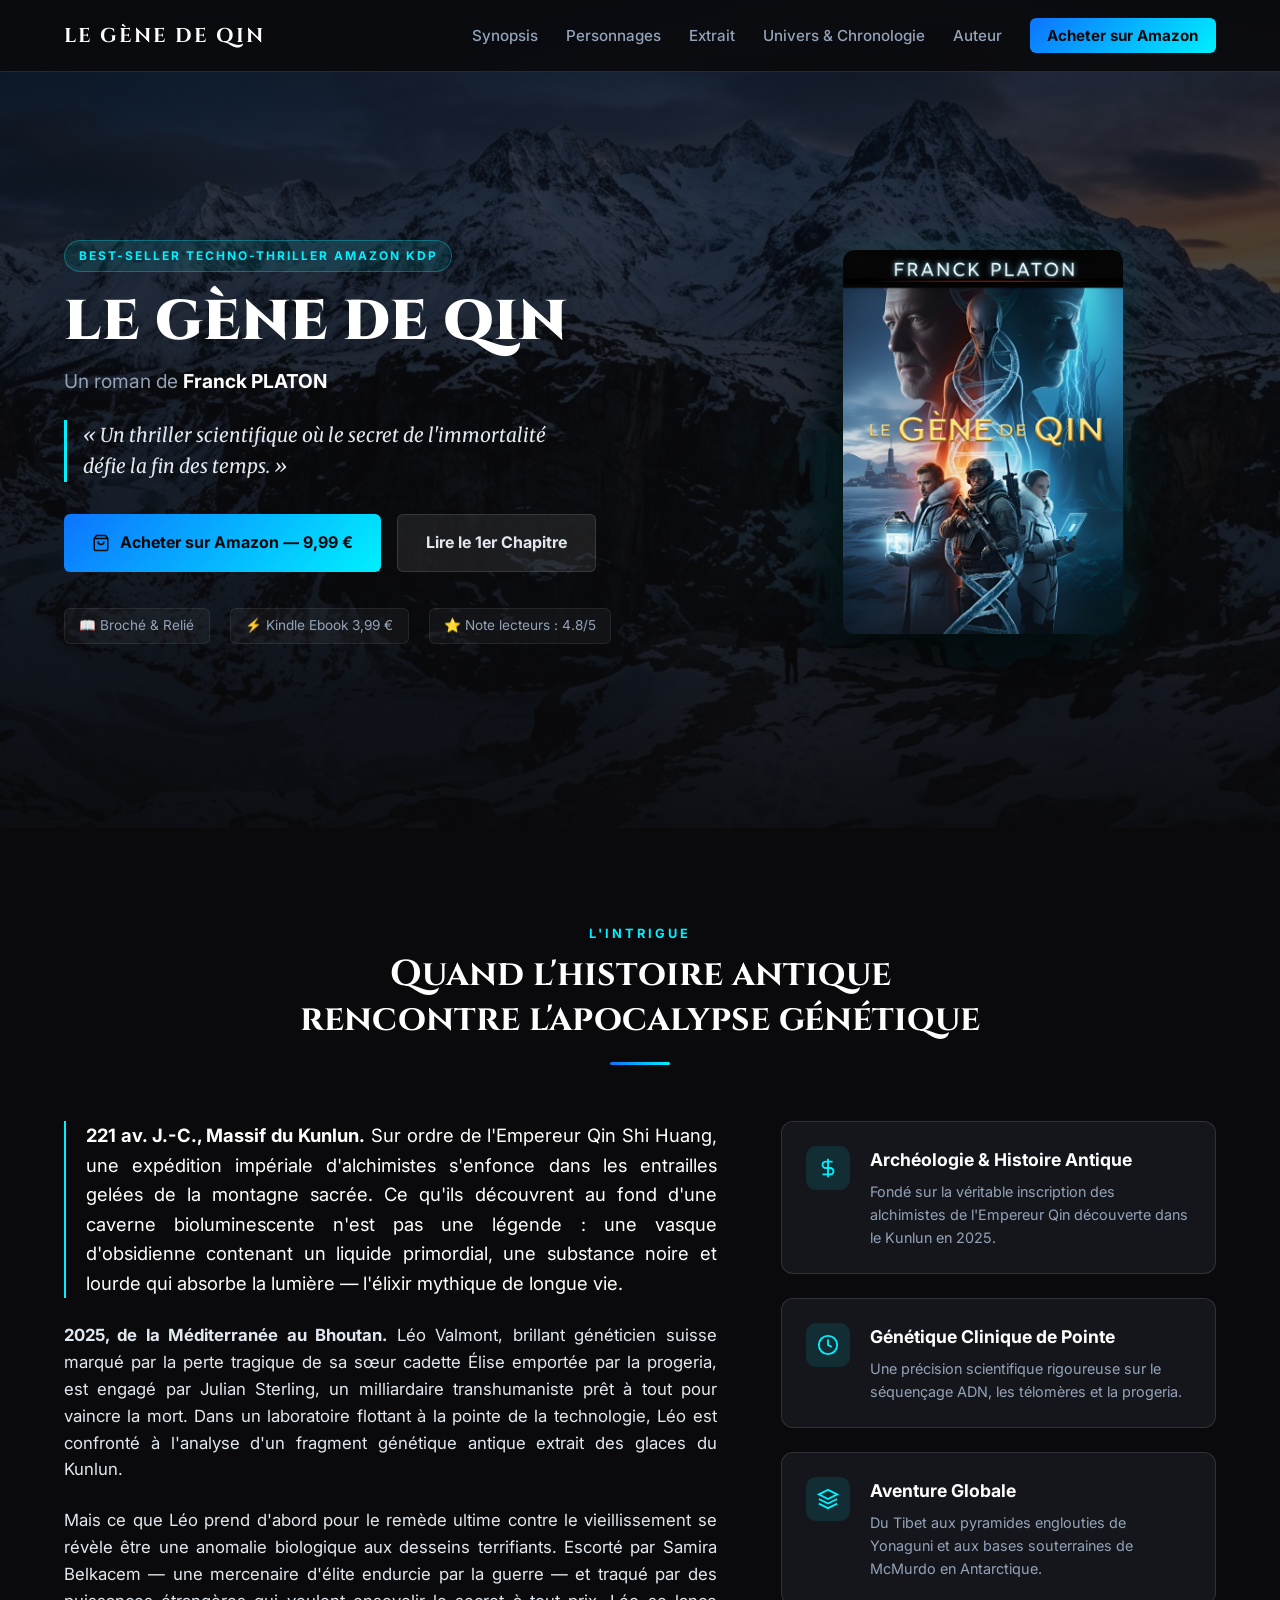
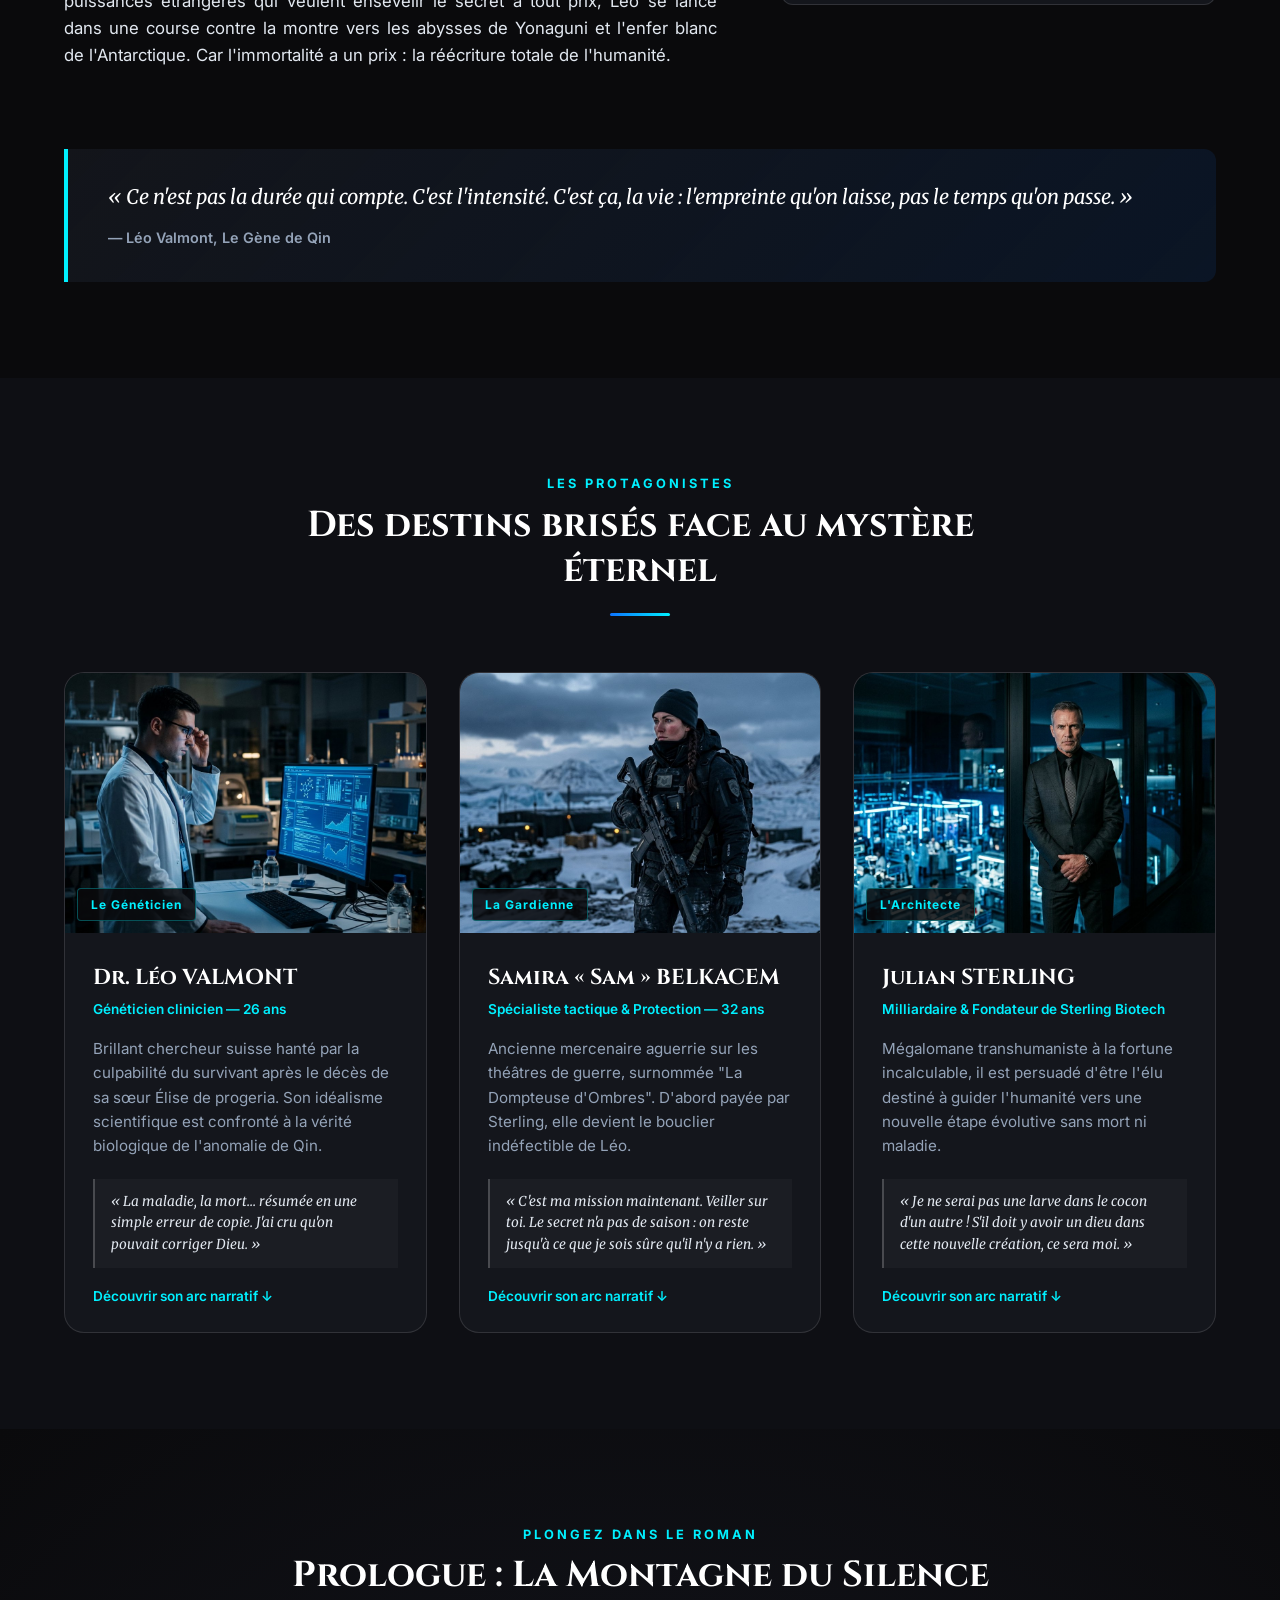
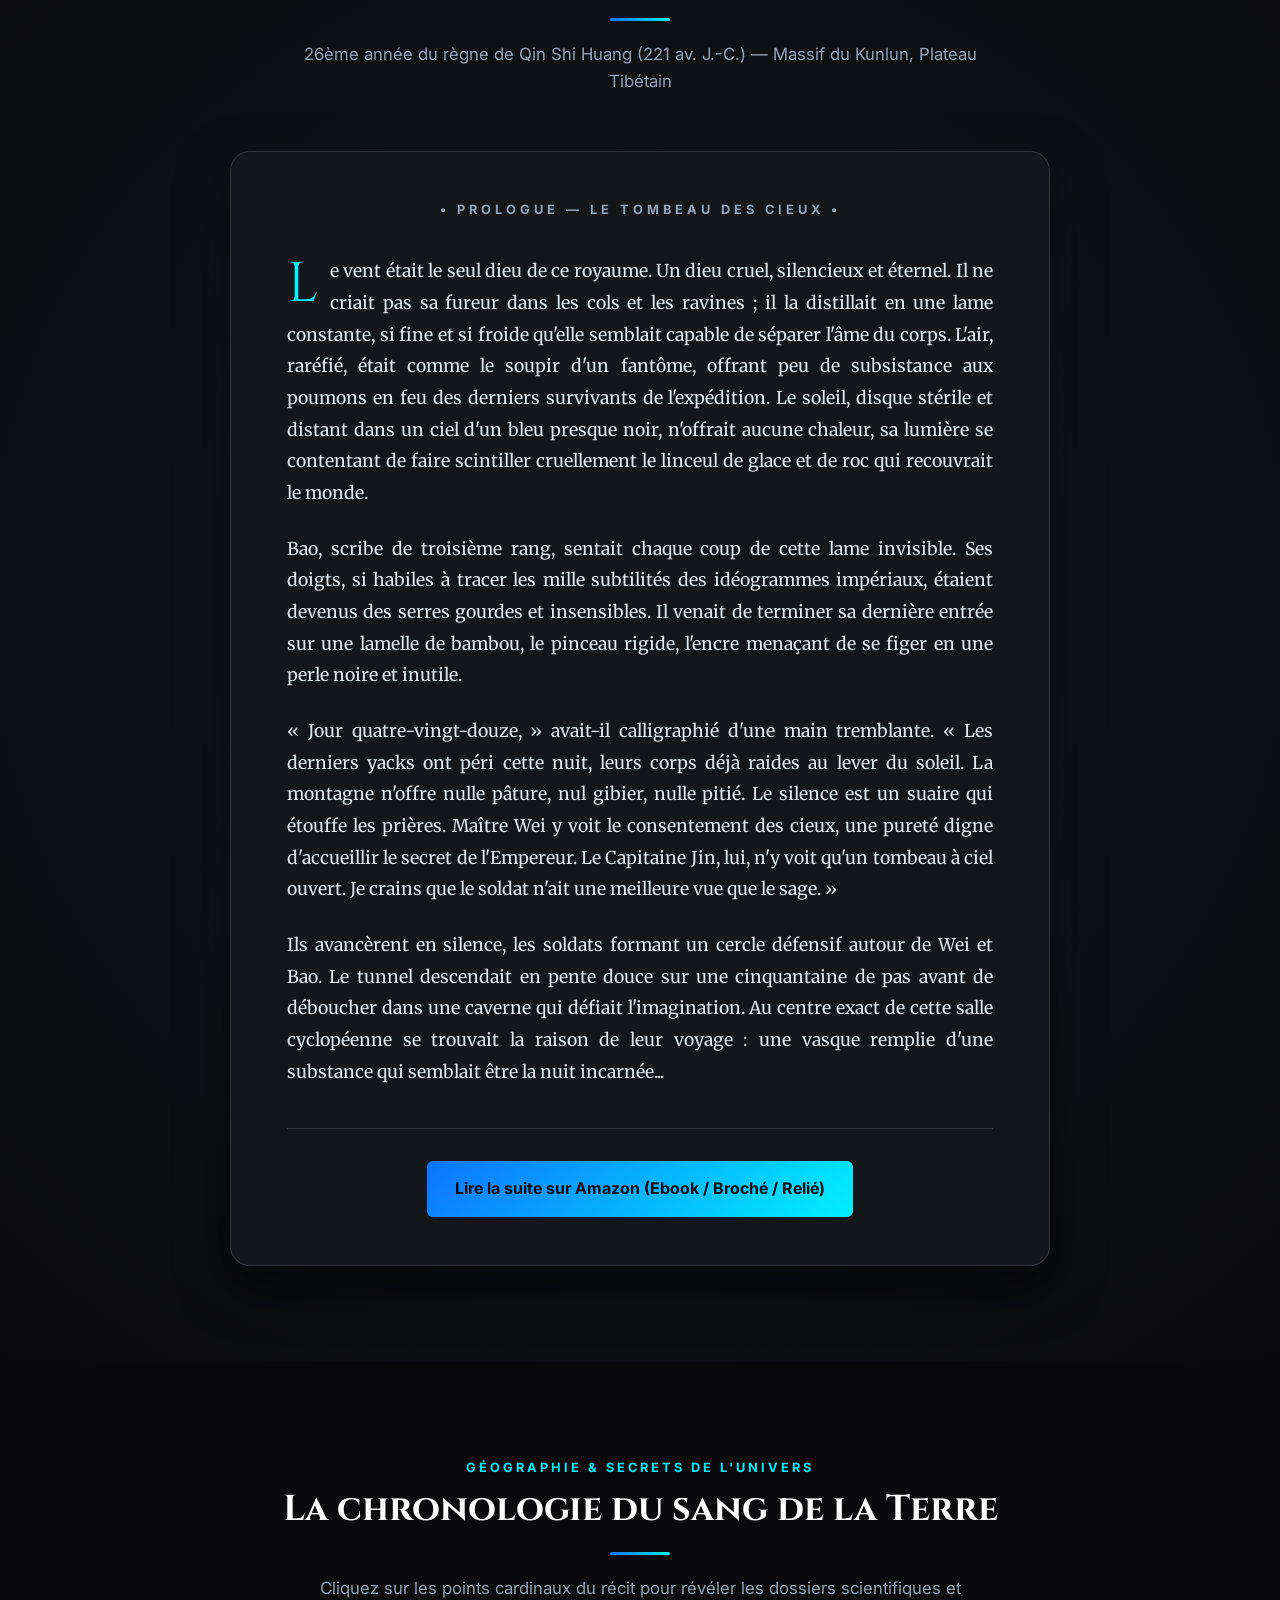
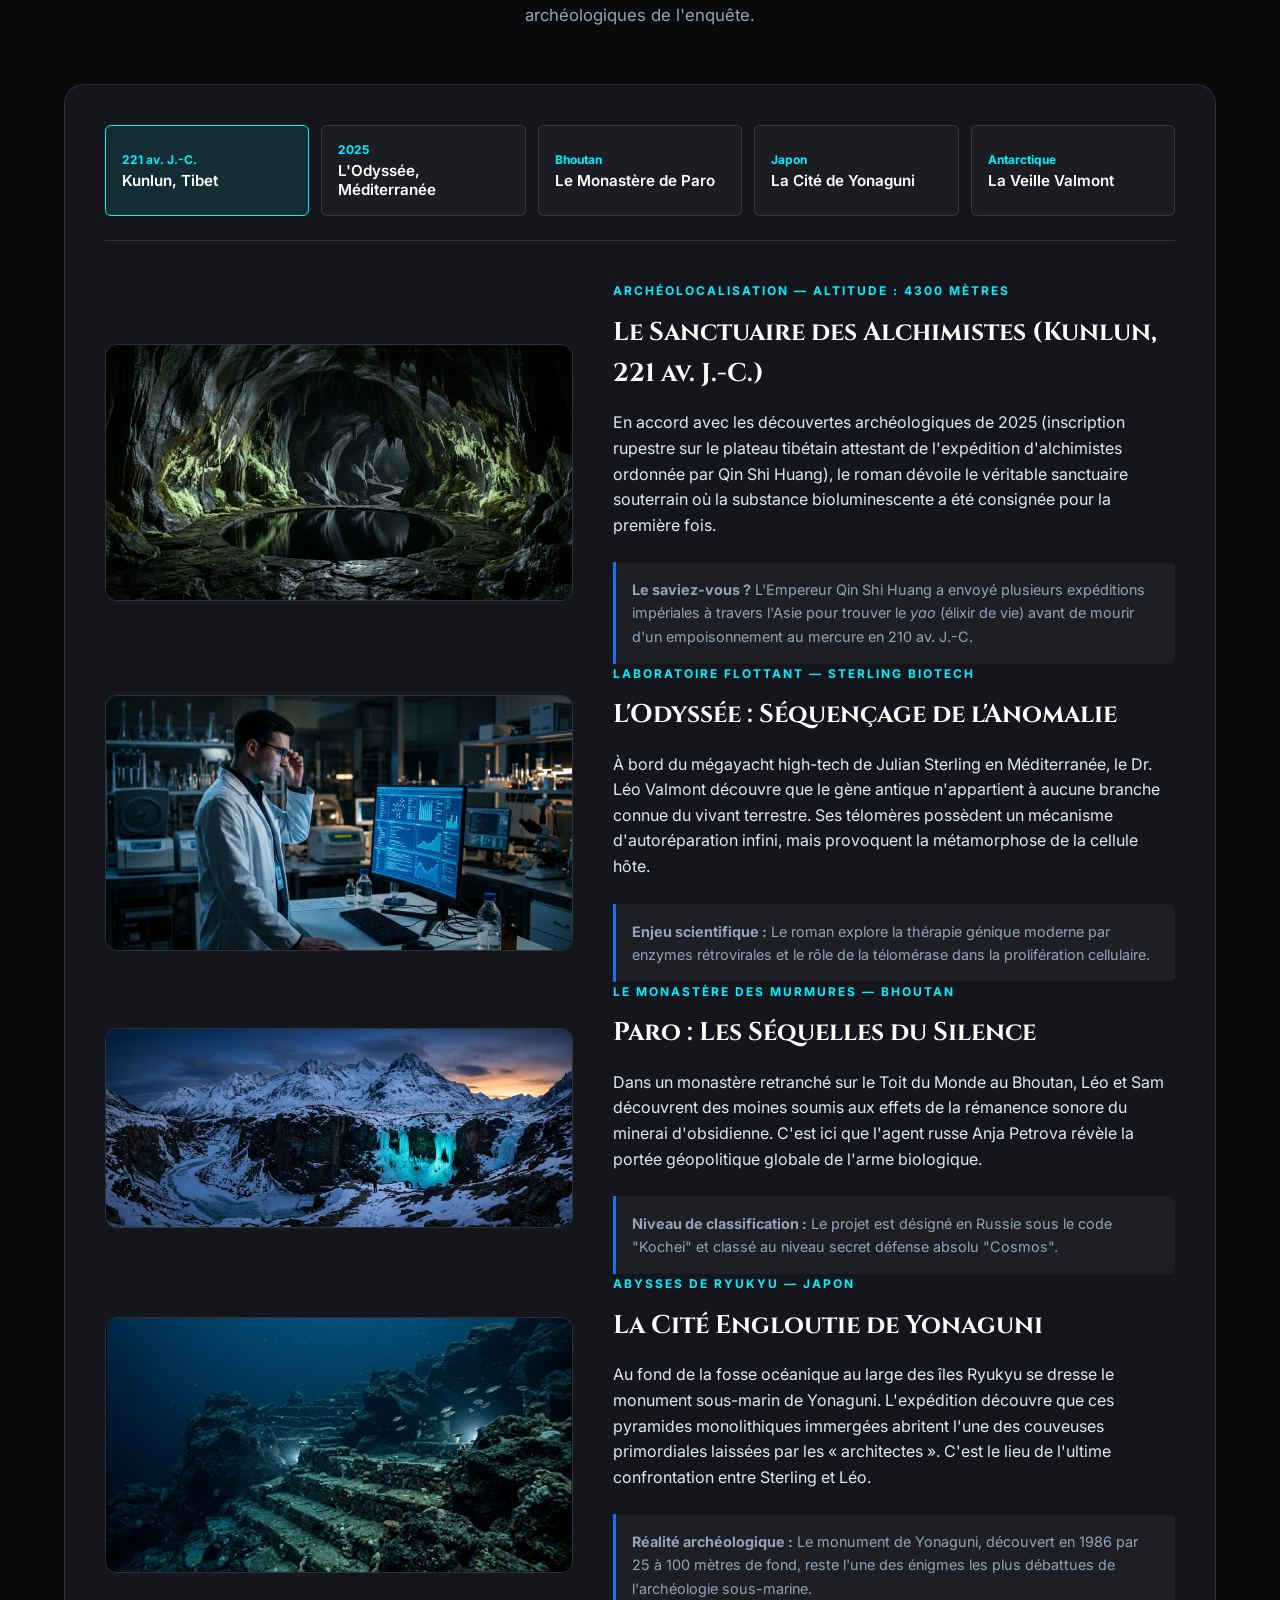
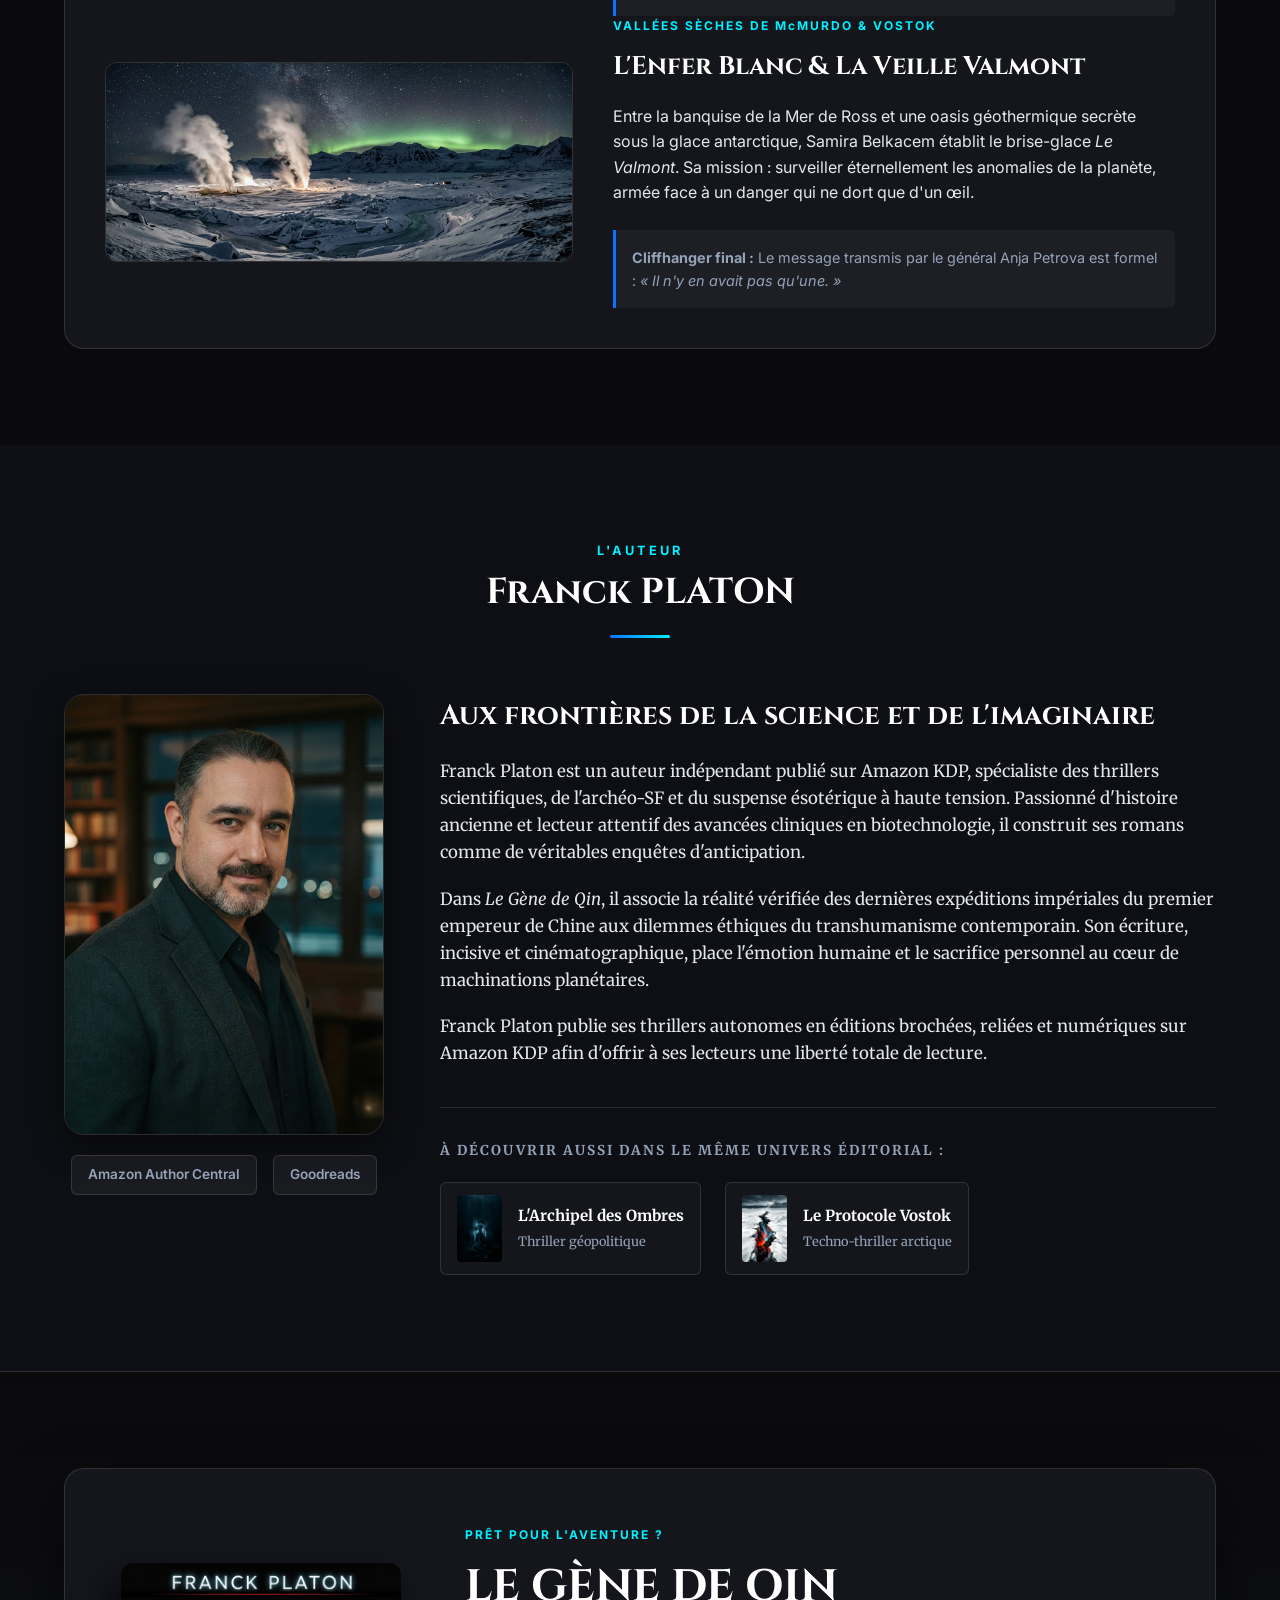
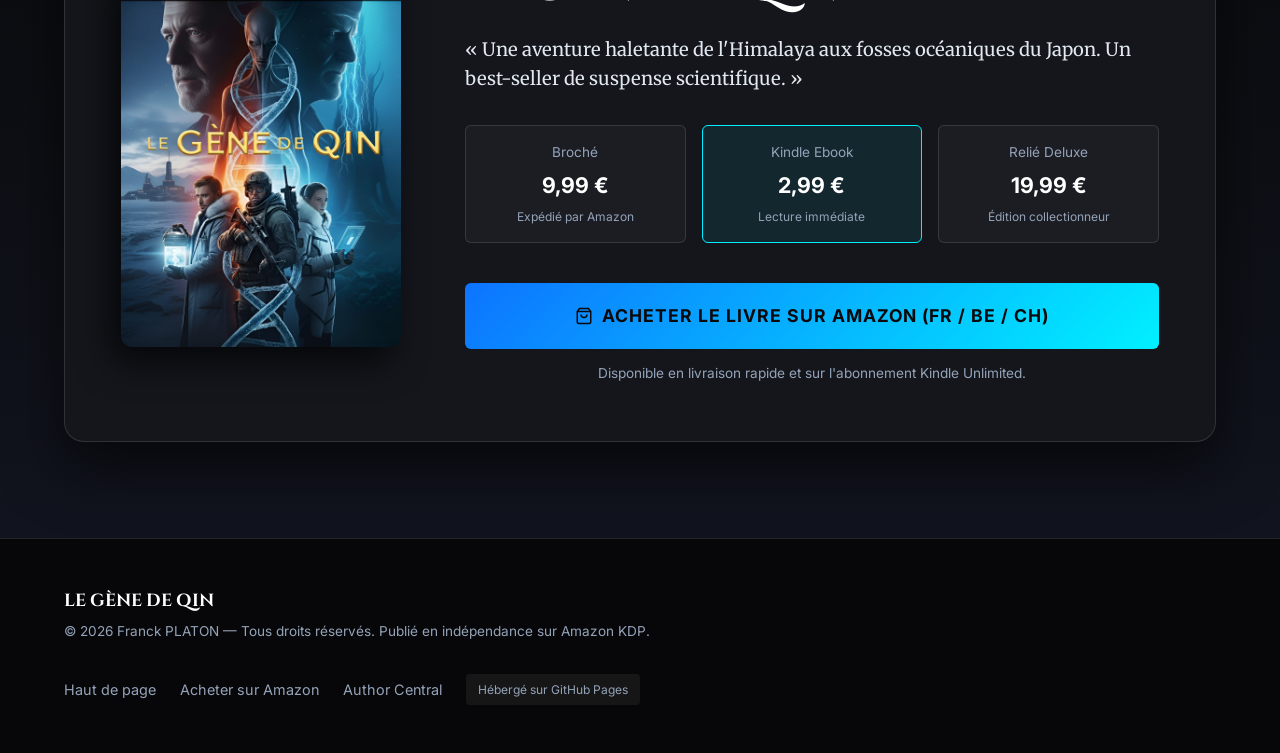
<file: index.html>
<!DOCTYPE html>
<html lang="fr">
<head>
  <meta charset="UTF-8">
  <meta name="viewport" content="width=device-width, initial-scale=1.0">
  <title>Le Gène de Qin — Thriller Scientifique de Franck PLATON | Amazon KDP</title>
  <meta name="description" content="Découvrez 'Le Gène de Qin' de Franck Platon. Un thriller scientifique et archéo-SF captivant mêlant les mystères de l'Empereur de Chine, l'Antarctique et la génétique moderne.">
  <meta name="keywords" content="thriller scientifique, roman franck platon, le gène de qin, techno-thriller français, complot génétique, amazon kdp, archéo-sf">
  <meta name="author" content="Franck PLATON">

  <!-- Open Graph / Social Media -->
  <meta property="og:title" content="Le Gène de Qin — Thriller Scientifique de Franck PLATON">
  <meta property="og:description" content="Quand le secret millénaire du premier empereur de Chine menace de réécrire le code génétique de l'humanité.">
  <meta property="og:type" content="book">
  <meta property="og:url" content="https://amzn.eu/d/04xCrOHY">
  <meta property="og:image" content="images/couverture_le_gene_de_qin.jpg">

  <!-- Schema.org JSON-LD Structured Data for Book -->
  <script type="application/ld+json">
  {
    "@context": "https://schema.org",
    "@type": "Book",
    "name": "Le Gène de Qin",
    "author": {
      "@type": "Person",
      "name": "Franck PLATON"
    },
    "inLanguage": "fr",
    "genre": "Thriller scientifique & technologique",
    "description": "221 av. J.-C. — L'Empereur de Chine envoie ses alchimistes dans les glaces du Kunlun. 2025 — Une expédition génétique réveille ce que la montagne avait enseveli.",
    "url": "https://amzn.eu/d/04xCrOHY",
    "offers": {
      "@type": "Offer",
      "url": "https://amzn.eu/d/04xCrOHY",
      "price": "10.90",
      "priceCurrency": "EUR",
      "availability": "https://schema.org/InStock"
    }
  }
  </script>

  <!-- Google Fonts Optimization -->
  <link rel="preconnect" href="https://fonts.googleapis.com">
  <link rel="preconnect" href="https://fonts.gstatic.com" crossorigin>
  <link href="https://fonts.googleapis.com/css2?family=Cinzel:wght@500;700;900&family=Inter:wght@300;400;500;600;700&family=Merriweather:ital,wght@0,300;0,400;1,300&display=swap" rel="stylesheet">

  <!-- Stylesheet -->
  <link rel="stylesheet" href="css/style.css">
</head>
<body>

  <!-- NAVIGATION FIXE -->
  <header class="site-header">
    <nav class="navbar" aria-label="Navigation principale">
      <div class="logo">
        <a href="#hero">LE GÈNE DE QIN</a>
      </div>
      <ul class="nav-links" id="navLinks">
        <li><a href="#synopsis">Synopsis</a></li>
        <li><a href="#personnages">Personnages</a></li>
        <li><a href="#extrait">Extrait</a></li>
        <li><a href="#univers">Univers & Chronologie</a></li>
        <li><a href="#auteur">Auteur</a></li>
        <li><a href="#cta-final" class="nav-cta">Acheter sur Amazon</a></li>
      </ul>
      <button class="burger-menu" id="burgerBtn" aria-label="Ouvrir le menu">
        <span></span><span></span><span></span>
      </button>
    </nav>
  </header>

  <!-- S1: HERO SECTION -->
  <section id="hero" class="hero-section">
    <div class="hero-bg" style="background-image: linear-gradient(180deg, rgba(10,10,12,0.65) 0%, rgba(10,10,12,0.95) 100%), url('images/m1_hero_banner.jpg');"></div>
    <div class="container hero-container">
      <div class="hero-content fade-in-on-load">
        <span class="hero-badge">BEST-SELLER TECHNO-THRILLER AMAZON KDP</span>
        <h1 class="hero-title">LE GÈNE DE QIN</h1>
        <p class="hero-author">Un roman de <strong class="accent-text">Franck PLATON</strong></p>
        <p class="hero-tagline">« Un thriller scientifique où le secret de l'immortalité défie la fin des temps. »</p>
        
        <div class="hero-actions">
          <a href="https://amzn.eu/d/04xCrOHY" target="_blank" rel="noopener noreferrer" class="btn btn-primary btn-glow">
            <svg class="icon-svg" viewBox="0 0 24 24" fill="none" stroke="currentColor" stroke-width="2"><path d="M6 2L3 6v14a2 2 0 0 0 2 2h14a2 2 0 0 0 2-2V6l-3-4z"></path><line x1="3" y1="6" x2="21" y2="6"></line><path d="M16 10a4 4 0 0 1-8 0"></path></svg>
            Acheter sur Amazon — 9,99 €
          </a>
          <a href="#extrait" class="btn btn-secondary">
            Lire le 1er Chapitre
          </a>
        </div>
        
        <div class="hero-features">
          <div class="feature-badge"><span>📖 Broché & Relié</span></div>
          <div class="feature-badge"><span>⚡ Kindle Ebook 3,99 €</span></div>
          <div class="feature-badge"><span>⭐ Note lecteurs : 4.8/5</span></div>
        </div>
      </div>

      <div class="hero-visual fade-in-on-load">
        <div class="book-mockup-wrapper">
          <img src="images/couverture_le_gene_de_qin.jpg" alt="Couverture officielle du roman Le Gène de Qin de Franck Platon" class="book-cover-img" loading="eager">
          <div class="book-shadow"></div>
        </div>
      </div>
    </div>
  </section>

  <main>
    <!-- S2: SYNOPSIS SECTION -->
    <section id="synopsis" class="synopsis-section scroll-reveal">
      <div class="container">
        <header class="section-header">
          <span class="section-subtitle">L'INTRIGUE</span>
          <h2 class="section-title">Quand l'histoire antique rencontre l'apocalypse génétique</h2>
          <div class="title-divider"></div>
        </header>

        <div class="synopsis-grid">
          <div class="synopsis-text">
            <p class="lead-para">
              <strong>221 av. J.-C., Massif du Kunlun.</strong> Sur ordre de l'Empereur Qin Shi Huang, une expédition impériale d'alchimistes s'enfonce dans les entrailles gelées de la montagne sacrée. Ce qu'ils découvrent au fond d'une caverne bioluminescente n'est pas une légende : une vasque d'obsidienne contenant un liquide primordial, une substance noire et lourde qui absorbe la lumière — l'élixir mythique de longue vie.
            </p>
            <p>
              <strong>2025, de la Méditerranée au Bhoutan.</strong> Léo Valmont, brillant généticien suisse marqué par la perte tragique de sa sœur cadette Élise emportée par la progeria, est engagé par Julian Sterling, un milliardaire transhumaniste prêt à tout pour vaincre la mort. Dans un laboratoire flottant à la pointe de la technologie, Léo est confronté à l'analyse d'un fragment génétique antique extrait des glaces du Kunlun.
            </p>
            <p>
              Mais ce que Léo prend d'abord pour le remède ultime contre le vieillissement se révèle être une anomalie biologique aux desseins terrifiants. Escorté par Samira Belkacem — une mercenaire d'élite endurcie par la guerre — et traqué par des puissances étrangères qui veulent ensevelir le secret à tout prix, Léo se lance dans une course contre la montre vers les abysses de Yonaguni et l'enfer blanc de l'Antarctique. Car l'immortalité a un prix : la réécriture totale de l'humanité.
            </p>
          </div>

          <aside class="synopsis-highlights">
            <div class="highlight-card">
              <div class="highlight-icon">
                <svg viewBox="0 0 24 24" fill="none" stroke="currentColor" stroke-width="2"><path d="M12 2v20M17 5H9.5a3.5 3.5 0 0 0 0 7h5a3.5 3.5 0 0 1 0 7H6"></path></svg>
              </div>
              <div class="highlight-content">
                <h3>Archéologie & Histoire Antique</h3>
                <p>Fondé sur la véritable inscription des alchimistes de l'Empereur Qin découverte dans le Kunlun en 2025.</p>
              </div>
            </div>

            <div class="highlight-card">
              <div class="highlight-icon">
                <svg viewBox="0 0 24 24" fill="none" stroke="currentColor" stroke-width="2"><circle cx="12" cy="12" r="10"></circle><path d="M12 6v6l4 2"></path></svg>
              </div>
              <div class="highlight-content">
                <h3>Génétique Clinique de Pointe</h3>
                <p>Une précision scientifique rigoureuse sur le séquençage ADN, les télomères et la progeria.</p>
              </div>
            </div>

            <div class="highlight-card">
              <div class="highlight-icon">
                <svg viewBox="0 0 24 24" fill="none" stroke="currentColor" stroke-width="2"><polygon points="12 2 2 7 12 12 22 7 12 2"></polygon><polyline points="2 17 12 22 22 17"></polyline><polyline points="2 12 12 17 22 12"></polyline></svg>
              </div>
              <div class="highlight-content">
                <h3>Aventure Globale</h3>
                <p>Du Tibet aux pyramides englouties de Yonaguni et aux bases souterraines de McMurdo en Antarctique.</p>
              </div>
            </div>
          </aside>
        </div>

        <blockquote class="synopsis-quote">
          <p>« Ce n'est pas la durée qui compte. C'est l'intensité. C'est ça, la vie : l'empreinte qu'on laisse, pas le temps qu'on passe. »</p>
          <cite>— Léo Valmont, Le Gène de Qin</cite>
        </blockquote>
      </div>
    </section>

    <!-- S3: PERSONNAGES SECTION -->
    <section id="personnages" class="characters-section scroll-reveal">
      <div class="container">
        <header class="section-header">
          <span class="section-subtitle">LES PROTAGONISTES</span>
          <h2 class="section-title">Des destins brisés face au mystère éternel</h2>
          <div class="title-divider"></div>
        </header>

        <div class="characters-grid">
          <!-- PERSONNAGE 1 -->
          <article class="character-card" data-char="leo">
            <div class="char-img-container">
              <img src="images/m2_image1_leo.jpg" alt="Léo Valmont - Généticien" loading="lazy">
              <div class="char-badge">Le Généticien</div>
            </div>
            <div class="char-info">
              <h3 class="char-name">Dr. Léo VALMONT</h3>
              <p class="char-role">Généticien clinicien — 26 ans</p>
              <p class="char-desc">
                Brillant chercheur suisse hanté par la culpabilité du survivant après le décès de sa sœur Élise de progeria. Son idéalisme scientifique est confronté à la vérité biologique de l'anomalie de Qin.
              </p>
              <div class="char-quote">
                <p>« La maladie, la mort... résumée en une simple erreur de copie. J'ai cru qu'on pouvait corriger Dieu. »</p>
              </div>
              <button class="btn-text char-more-btn" aria-expanded="false">Découvrir son arc narratif ↓</button>
              <div class="char-secret" hidden>
                <p><strong>Détail clé :</strong> En s'inoculant le vecteur viral pour détruire l'organisme éternel à Yonaguni, Léo choisit de sacrifier sa jeunesse et son avenir, prouvant que l'humanité réside dans son acceptation de la fin.</p>
              </div>
            </div>
          </article>

          <!-- PERSONNAGE 2 -->
          <article class="character-card" data-char="sam">
            <div class="char-img-container">
              <img src="images/sam_portrait.jpg" alt="Samira Belkacem - La Dompteuse d'Ombres" loading="lazy">
              <div class="char-badge">La Gardienne</div>
            </div>
            <div class="char-info">
              <h3 class="char-name">Samira « Sam » BELKACEM</h3>
              <p class="char-role">Spécialiste tactique & Protection — 32 ans</p>
              <p class="char-desc">
                Ancienne mercenaire aguerrie sur les théâtres de guerre, surnommée "La Dompteuse d'Ombres". D'abord payée par Sterling, elle devient le bouclier indéfectible de Léo.
              </p>
              <div class="char-quote">
                <p>« C'est ma mission maintenant. Veiller sur toi. Le secret n'a pas de saison : on reste jusqu'à ce que je sois sûre qu'il n'y a rien. »</p>
              </div>
              <button class="btn-text char-more-btn" aria-expanded="false">Découvrir son arc narratif ↓</button>
              <div class="char-secret" hidden>
                <p><strong>Détail clé :</strong> Après la mort de Léo, Sam hérite de sa fortune et fonde "La Veille Valmont", transformant sa culpabilité en un réseau militaire de surveillance globale en Antarctique.</p>
              </div>
            </div>
          </article>

          <!-- PERSONNAGE 3 -->
          <article class="character-card" data-char="sterling">
            <div class="char-img-container">
              <img src="images/sterling_portrait.jpg" alt="Julian Sterling - Milliardaire Transhumaniste" loading="lazy">
              <div class="char-badge">L'Architecte</div>
            </div>
            <div class="char-info">
              <h3 class="char-name">Julian STERLING</h3>
              <p class="char-role">Milliardaire & Fondateur de Sterling Biotech</p>
              <p class="char-desc">
                Mégalomane transhumaniste à la fortune incalculable, il est persuadé d'être l'élu destiné à guider l'humanité vers une nouvelle étape évolutive sans mort ni maladie.
              </p>
              <div class="char-quote">
                <p>« Je ne serai pas une larve dans le cocon d'un autre ! S'il doit y avoir un dieu dans cette nouvelle création, ce sera moi. »</p>
              </div>
              <button class="btn-text char-more-btn" aria-expanded="false">Découvrir son arc narratif ↓</button>
              <div class="char-secret" hidden>
                <p><strong>Détail clé :</strong> Sa quête d'apothéose à Yonaguni tourne au cauchemar biologique lorsqu'il découvre que l'élixir est un parasite millénaire dont il n'est que l'incubateur.</p>
              </div>
            </div>
          </article>
        </div>
      </div>
    </section>

    <!-- S4: EXTRAIT SECTION -->
    <section id="extrait" class="excerpt-section scroll-reveal">
      <div class="container">
        <header class="section-header">
          <span class="section-subtitle">PLONGEZ DANS LE ROMAN</span>
          <h2 class="section-title">Prologue : La Montagne du Silence</h2>
          <div class="title-divider"></div>
          <p class="section-description">26ème année du règne de Qin Shi Huang (221 av. J.-C.) — Massif du Kunlun, Plateau Tibétain</p>
        </header>

        <div class="excerpt-box">
          <div class="excerpt-header-deco">
            <span>• PROLOGUE — LE TOMBEAU DES CIEUX •</span>
          </div>
          <div class="excerpt-content font-serif">
            <p>
              Le vent était le seul dieu de ce royaume. Un dieu cruel, silencieux et éternel. Il ne criait pas sa fureur dans les cols et les ravines ; il la distillait en une lame constante, si fine et si froide qu'elle semblait capable de séparer l'âme du corps. L'air, raréfié, était comme le soupir d'un fantôme, offrant peu de subsistance aux poumons en feu des derniers survivants de l'expédition. Le soleil, disque stérile et distant dans un ciel d'un bleu presque noir, n'offrait aucune chaleur, sa lumière se contentant de faire scintiller cruellement le linceul de glace et de roc qui recouvrait le monde.
            </p>
            <p>
              Bao, scribe de troisième rang, sentait chaque coup de cette lame invisible. Ses doigts, si habiles à tracer les mille subtilités des idéogrammes impériaux, étaient devenus des serres gourdes et insensibles. Il venait de terminer sa dernière entrée sur une lamelle de bambou, le pinceau rigide, l'encre menaçant de se figer en une perle noire et inutile.
            </p>
            <p>
              « Jour quatre-vingt-douze, » avait-il calligraphié d'une main tremblante. « Les derniers yacks ont péri cette nuit, leurs corps déjà raides au lever du soleil. La montagne n'offre nulle pâture, nul gibier, nulle pitié. Le silence est un suaire qui étouffe les prières. Maître Wei y voit le consentement des cieux, une pureté digne d'accueillir le secret de l'Empereur. Le Capitaine Jin, lui, n'y voit qu'un tombeau à ciel ouvert. Je crains que le soldat n'ait une meilleure vue que le sage. »
            </p>
            <p>
              Ils avancèrent en silence, les soldats formant un cercle défensif autour de Wei et Bao. Le tunnel descendait en pente douce sur une cinquantaine de pas avant de déboucher dans une caverne qui défiait l'imagination. Au centre exact de cette salle cyclopéenne se trouvait la raison de leur voyage : une vasque remplie d'une substance qui semblait être la nuit incarnée...
            </p>
          </div>
          <div class="excerpt-footer">
            <a href="https://amzn.eu/d/04xCrOHY" target="_blank" rel="noopener noreferrer" class="btn btn-primary btn-glow">
              Lire la suite sur Amazon (Ebook / Broché / Relié)
            </a>
          </div>
        </div>
      </div>
    </section>

    <!-- S5: UNIVERS & CHRONOLOGIE INTERACTIVE -->
    <section id="univers" class="universe-section scroll-reveal">
      <div class="container">
        <header class="section-header">
          <span class="section-subtitle">GÉOGRAPHIE & SECRETS DE L'UNIVERS</span>
          <h2 class="section-title">La chronologie du sang de la Terre</h2>
          <div class="title-divider"></div>
          <p class="section-description">Cliquez sur les points cardinaux du récit pour révéler les dossiers scientifiques et archéologiques de l'enquête.</p>
        </header>

        <!-- CARTE / TIMELINE INTERACTIVE DU ROMAN -->
        <div class="timeline-interactive">
          <div class="timeline-nav">
            <button class="timeline-btn active" data-node="kunlun">
              <span class="node-year">221 av. J.-C.</span>
              <span class="node-title">Kunlun, Tibet</span>
            </button>
            <button class="timeline-btn" data-node="odyssee">
              <span class="node-year">2025</span>
              <span class="node-title">L'Odyssée, Méditerranée</span>
            </button>
            <button class="timeline-btn" data-node="paro">
              <span class="node-year">Bhoutan</span>
              <span class="node-title">Le Monastère de Paro</span>
            </button>
            <button class="timeline-btn" data-node="yonaguni">
              <span class="node-year">Japon</span>
              <span class="node-title">La Cité de Yonaguni</span>
            </button>
            <button class="timeline-btn" data-node="vostok">
              <span class="node-year">Antarctique</span>
              <span class="node-title">La Veille Valmont</span>
            </button>
          </div>

          <div class="timeline-panels">
            <!-- PANEL 1: KUNLUN -->
            <div class="timeline-panel active" id="panel-kunlun">
              <div class="panel-image">
                <img src="images/m2_image3_univers.jpg" alt="Caverne du Kunlun et élixir de longue vie" loading="lazy">
              </div>
              <div class="panel-content">
                <span class="panel-tag">ARCHÉOLOCALISATION — ALTITUDE : 4300 MÈTRES</span>
                <h3>Le Sanctuaire des Alchimistes (Kunlun, 221 av. J.-C.)</h3>
                <p>
                  En accord avec les découvertes archéologiques de 2025 (inscription rupestre sur le plateau tibétain attestant de l'expédition d'alchimistes ordonnée par Qin Shi Huang), le roman dévoile le véritable sanctuaire souterrain où la substance bioluminescente a été consignée pour la première fois.
                </p>
                <div class="panel-fact">
                  <strong>Le saviez-vous ?</strong> L'Empereur Qin Shi Huang a envoyé plusieurs expéditions impériales à travers l'Asie pour trouver le <em>yao</em> (élixir de vie) avant de mourir d'un empoisonnement au mercure en 210 av. J.-C.
                </div>
              </div>
            </div>

            <!-- PANEL 2: L'ODYSSÉE -->
            <div class="timeline-panel" id="panel-odyssee" hidden>
              <div class="panel-image">
                <img src="images/m2_image1_leo.jpg" alt="Laboratoire de pointe sur L'Odyssée" loading="lazy">
              </div>
              <div class="panel-content">
                <span class="panel-tag">LABORATOIRE FLOTTANT — STERLING BIOTECH</span>
                <h3>L'Odyssée : Séquençage de l'Anomalie</h3>
                <p>
                  À bord du mégayacht high-tech de Julian Sterling en Méditerranée, le Dr. Léo Valmont découvre que le gène antique n'appartient à aucune branche connue du vivant terrestre. Ses télomères possèdent un mécanisme d'autoréparation infini, mais provoquent la métamorphose de la cellule hôte.
                </p>
                <div class="panel-fact">
                  <strong>Enjeu scientifique :</strong> Le roman explore la thérapie génique moderne par enzymes rétrovirales et le rôle de la télomérase dans la prolifération cellulaire.
                </div>
              </div>
            </div>

            <!-- PANEL 3: PARO -->
            <div class="timeline-panel" id="panel-paro" hidden>
              <div class="panel-image">
                <img src="images/m1_hero_banner.jpg" alt="Monastère du Bhoutan" loading="lazy">
              </div>
              <div class="panel-content">
                <span class="panel-tag">LE MONASTÈRE DES MURMURES — BHOUTAN</span>
                <h3>Paro : Les Séquelles du Silence</h3>
                <p>
                  Dans un monastère retranché sur le Toit du Monde au Bhoutan, Léo et Sam découvrent des moines soumis aux effets de la rémanence sonore du minerai d'obsidienne. C'est ici que l'agent russe Anja Petrova révèle la portée géopolitique globale de l'arme biologique.
                </p>
                <div class="panel-fact">
                  <strong>Niveau de classification :</strong> Le projet est désigné en Russie sous le code "Kochei" et classé au niveau secret défense absolu "Cosmos".
                </div>
              </div>
            </div>

            <!-- PANEL 4: YONAGUNI -->
            <div class="timeline-panel" id="panel-yonaguni" hidden>
              <div class="panel-image">
                <img src="images/m2_image2_climax.jpg" alt="Ruines englouties de Yonaguni" loading="lazy">
              </div>
              <div class="panel-content">
                <span class="panel-tag">ABYSSES DE RYUKYU — JAPON</span>
                <h3>La Cité Engloutie de Yonaguni</h3>
                <p>
                  Au fond de la fosse océanique au large des îles Ryukyu se dresse le monument sous-marin de Yonaguni. L'expédition découvre que ces pyramides monolithiques immergées abritent l'une des couveuses primordiales laissées par les « architectes ». C'est le lieu de l'ultime confrontation entre Sterling et Léo.
                </p>
                <div class="panel-fact">
                  <strong>Réalité archéologique :</strong> Le monument de Yonaguni, découvert en 1986 par 25 à 100 mètres de fond, reste l'une des énigmes les plus débattues de l'archéologie sous-marine.
                </div>
              </div>
            </div>

            <!-- PANEL 5: VOSTOK & ANTARCTIQUE -->
            <div class="timeline-panel" id="panel-vostok" hidden>
              <div class="panel-image">
                <img src="images/m5_quote_background.jpg" alt="Oasis géothermique en Antarctique" loading="lazy">
              </div>
              <div class="panel-content">
                <span class="panel-tag">VALLÉES SÈCHES DE McMURDO & VOSTOK</span>
                <h3>L'Enfer Blanc & La Veille Valmont</h3>
                <p>
                  Entre la banquise de la Mer de Ross et une oasis géothermique secrète sous la glace antarctique, Samira Belkacem établit le brise-glace <em>Le Valmont</em>. Sa mission : surveiller éternellement les anomalies de la planète, armée face à un danger qui ne dort que d'un œil.
                </p>
                <div class="panel-fact">
                  <strong>Cliffhanger final :</strong> Le message transmis par le général Anja Petrova est formel : <em>« Il n'y en avait pas qu'une. »</em>
                </div>
              </div>
            </div>
          </div>
        </div>
      </div>
    </section>

    <!-- S6: AUTEUR SECTION -->
    <section id="auteur" class="author-section scroll-reveal">
      <div class="container">
        <header class="section-header">
          <span class="section-subtitle">L'AUTEUR</span>
          <h2 class="section-title">Franck PLATON</h2>
          <div class="title-divider"></div>
        </header>

        <div class="author-grid">
          <div class="author-photo">
            <img src="images/franck_platon_auteur.jpg" alt="Franck PLATON — Portrait officiel de l'auteur" loading="lazy">
            <div class="author-socials">
              <a href="https://amzn.eu/d/04xCrOHY" target="_blank" rel="noopener" aria-label="Page Amazon Author Central">Amazon Author Central</a>
              <a href="https://amzn.eu/d/04xCrOHY" target="_blank" rel="noopener" aria-label="Goodreads">Goodreads</a>
            </div>
          </div>

          <div class="author-bio font-serif">
            <h3>Aux frontières de la science et de l'imaginaire</h3>
            <p>
              Franck Platon est un auteur indépendant publié sur Amazon KDP, spécialiste des thrillers scientifiques, de l'archéo-SF et du suspense ésotérique à haute tension. Passionné d'histoire ancienne et lecteur attentif des avancées cliniques en biotechnologie, il construit ses romans comme de véritables enquêtes d'anticipation.
            </p>
            <p>
              Dans <em>Le Gène de Qin</em>, il associe la réalité vérifiée des dernières expéditions impériales du premier empereur de Chine aux dilemmes éthiques du transhumanisme contemporain. Son écriture, incisive et cinématographique, place l'émotion humaine et le sacrifice personnel au cœur de machinations planétaires.
            </p>
            <p>
              Franck Platon publie ses thrillers autonomes en éditions brochées, reliées et numériques sur Amazon KDP afin d'offrir à ses lecteurs une liberté totale de lecture.
            </p>

            <div class="cross-promo">
              <h4>À DÉCOUVRIR AUSSI DANS LE MÊME UNIVERS ÉDITORIAL :</h4>
              <div class="promo-books">
                <div class="promo-book-item">
                  <img src="images/m4_book2_cover.jpg" alt="L'Archipel des Ombres" loading="lazy">
                  <div>
                    <strong>L'Archipel des Ombres</strong>
                    <span>Thriller géopolitique</span>
                  </div>
                </div>
                <div class="promo-book-item">
                  <img src="images/m4_book3_cover.jpg" alt="Le Protocole Vostok" loading="lazy">
                  <div>
                    <strong>Le Protocole Vostok</strong>
                    <span>Techno-thriller arctique</span>
                  </div>
                </div>
              </div>
            </div>
          </div>
        </div>
      </div>
    </section>

    <!-- S7: CTA FINAL SECTION -->
    <section id="cta-final" class="final-cta-section">
      <div class="container final-cta-container">
        <div class="cta-cover-wrapper">
          <img src="images/couverture_le_gene_de_qin.jpg" alt="Le Gène de Qin par Franck Platon" class="final-cover-img" loading="lazy">
        </div>

        <div class="cta-content">
          <span class="cta-badge">PRÊT POUR L'AVENTURE ?</span>
          <h2>LE GÈNE DE QIN</h2>
          <p class="cta-subtitle font-serif">
            « Une aventure haletante de l'Himalaya aux fosses océaniques du Japon. Un best-seller de suspense scientifique. »
          </p>

          <div class="cta-pricing-grid">
            <div class="price-box">
              <span class="format-name">Broché</span>
              <span class="format-price">9,99 €</span>
              <span class="format-info">Expédié par Amazon</span>
            </div>
            <div class="price-box active-price">
              <span class="format-name">Kindle Ebook</span>
              <span class="format-price">2,99 €</span>
              <span class="format-info">Lecture immédiate</span>
            </div>
            <div class="price-box">
              <span class="format-name">Relié Deluxe</span>
              <span class="format-price">19,99 €</span>
              <span class="format-info">Édition collectionneur</span>
            </div>
          </div>

          <div class="cta-btn-wrapper">
            <a href="https://amzn.eu/d/04xCrOHY" target="_blank" rel="noopener noreferrer" class="btn btn-primary btn-cta-large btn-glow">
              <svg class="icon-svg" viewBox="0 0 24 24" fill="none" stroke="currentColor" stroke-width="2"><path d="M6 2L3 6v14a2 2 0 0 0 2 2h14a2 2 0 0 0 2-2V6l-3-4z"></path><line x1="3" y1="6" x2="21" y2="6"></line><path d="M16 10a4 4 0 0 1-8 0"></path></svg>
              ACHETER LE LIVRE SUR AMAZON (FR / BE / CH)
            </a>
            <p class="cta-note">Disponible en livraison rapide et sur l'abonnement Kindle Unlimited.</p>
          </div>
        </div>
      </div>
    </section>
  </main>

  <!-- S8: FOOTER -->
  <footer class="site-footer">
    <div class="container footer-container">
      <div class="footer-left">
        <p class="footer-logo">LE GÈNE DE QIN</p>
        <p class="footer-copy">© 2026 Franck PLATON — Tous droits réservés. Publié en indépendance sur Amazon KDP.</p>
      </div>
      
      <div class="footer-links">
        <a href="#hero">Haut de page</a>
        <a href="https://amzn.eu/d/04xCrOHY" target="_blank" rel="noopener">Acheter sur Amazon</a>
        <a href="#auteur">Author Central</a>
        <span class="footer-badge">Hébergé sur GitHub Pages</span>
      </div>
    </div>
  </footer>

  <!-- SCRIPT JS VANILLA -->
  <script src="js/main.js"></script>
</body>
</html>
</file>
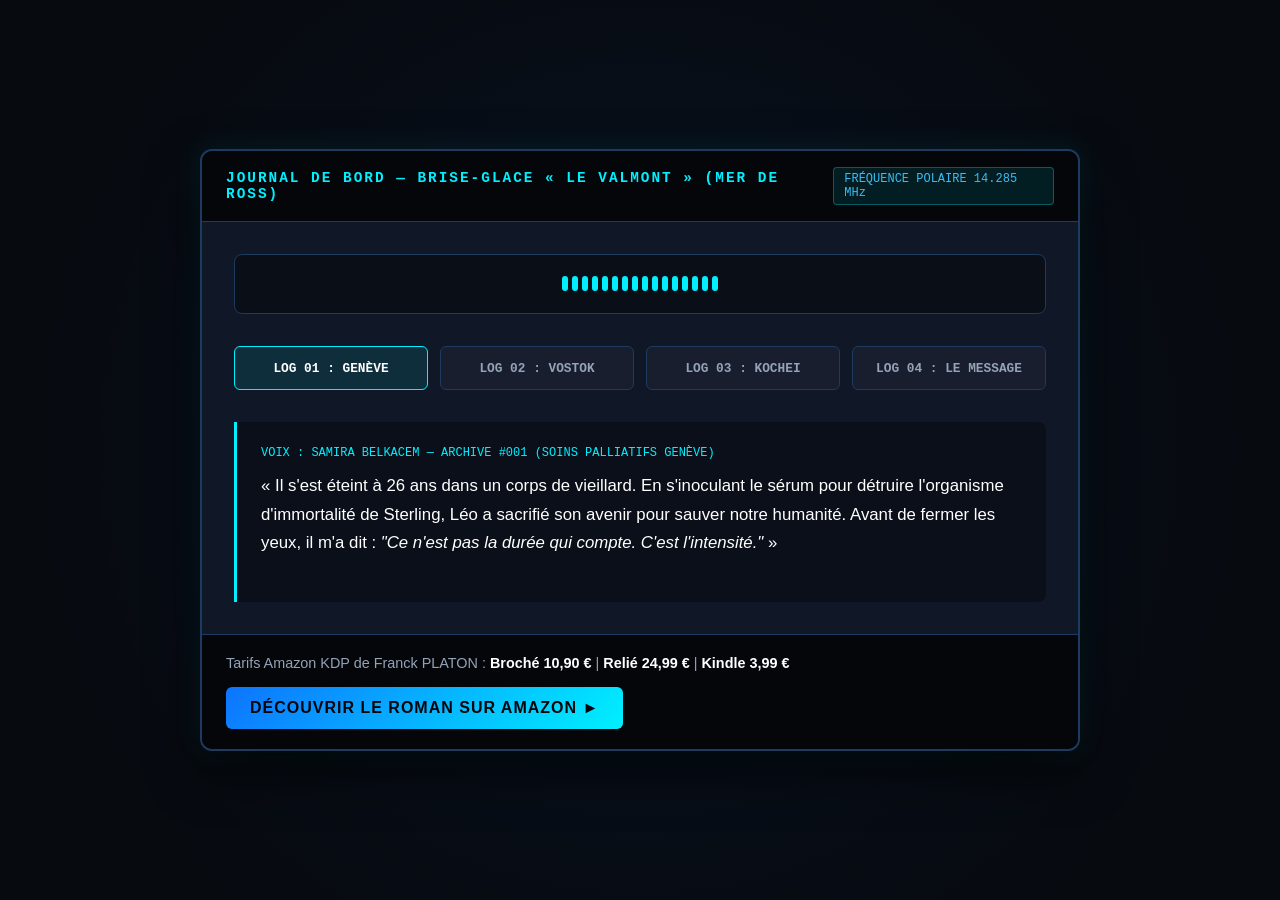
<file: pack_aplus_promotion/10_experience_interactive_audio_log/index.html>
<!DOCTYPE html>
<html lang="fr">
<head>
  <meta charset="UTF-8">
  <meta name="viewport" content="width=device-width, initial-scale=1.0">
  <title>JOURNAL DE BORD POLAIRE — LA VEILLE VALMONT (ANTARCTIQUE)</title>
  <style>
    :root {
      --bg-dark: #070A0F;
      --card-bg: #101726;
      --border-blue: #1E3A5F;
      --cyan-neon: #00F0FF;
      --blue-accent: #0D74FF;
      --text-main: #E2E8F0;
      --text-dim: #94A3B8;
      --font-mono: 'Courier New', Courier, monospace;
      --font-sans: -apple-system, BlinkMacSystemFont, 'Segoe UI', Roboto, sans-serif;
    }

    * { margin: 0; padding: 0; box-sizing: border-box; }

    body {
      background-color: var(--bg-dark);
      color: var(--text-main);
      font-family: var(--font-sans);
      min-height: 100vh;
      display: flex;
      flex-direction: column;
      align-items: center;
      justify-content: center;
      padding: 1.5rem;
      background-image: radial-gradient(circle at center, rgba(13, 116, 255, 0.08) 0%, transparent 80%);
    }

    .audio-log-container {
      width: 100%;
      max-width: 880px;
      background: var(--card-bg);
      border: 2px solid var(--border-blue);
      border-radius: 12px;
      box-shadow: 0 20px 50px rgba(0, 0, 0, 0.7), 0 0 30px rgba(0, 240, 255, 0.1);
      overflow: hidden;
    }

    .log-header {
      background: #04060A;
      border-bottom: 1px solid var(--border-blue);
      padding: 1rem 1.5rem;
      display: flex;
      justify-content: space-between;
      align-items: center;
    }

    .log-title {
      font-family: var(--font-mono);
      font-size: 0.9rem;
      color: var(--cyan-neon);
      letter-spacing: 2px;
      font-weight: bold;
    }

    .freq-badge {
      font-family: var(--font-mono);
      font-size: 0.75rem;
      color: #38BDF8;
      background: rgba(0, 240, 255, 0.1);
      padding: 0.25rem 0.65rem;
      border-radius: 4px;
      border: 1px solid rgba(0, 240, 255, 0.3);
    }

    .log-body {
      padding: 2rem;
    }

    .waveform-visualizer {
      display: flex;
      align-items: center;
      justify-content: center;
      gap: 4px;
      height: 60px;
      background: rgba(0, 0, 0, 0.4);
      border: 1px solid var(--border-blue);
      border-radius: 8px;
      margin-bottom: 2rem;
      padding: 0 1rem;
    }

    .bar {
      width: 6px;
      height: 15px;
      background-color: var(--cyan-neon);
      border-radius: 3px;
      transition: height 0.2s ease;
      animation: pulse 1.5s infinite ease-in-out;
    }

    .bar:nth-child(2n) { animation-delay: 0.2s; }
    .bar:nth-child(3n) { animation-delay: 0.4s; }
    .bar:nth-child(4n) { animation-delay: 0.6s; }

    @keyframes pulse {
      0%, 100% { height: 12px; opacity: 0.4; }
      50% { height: 45px; opacity: 1; }
    }

    .logs-tabs {
      display: grid;
      grid-template-columns: repeat(4, 1fr);
      gap: 0.75rem;
      margin-bottom: 2rem;
    }

    .log-tab-btn {
      background: rgba(255, 255, 255, 0.03);
      border: 1px solid var(--border-blue);
      color: var(--text-dim);
      padding: 0.85rem;
      border-radius: 6px;
      cursor: pointer;
      font-family: var(--font-mono);
      font-size: 0.8rem;
      font-weight: bold;
      transition: all 0.2s ease;
    }

    .log-tab-btn:hover, .log-tab-btn.active {
      background: rgba(0, 240, 255, 0.1);
      border-color: var(--cyan-neon);
      color: #FFFFFF;
    }

    .log-content {
      background: rgba(0, 0, 0, 0.35);
      border-left: 3px solid var(--cyan-neon);
      padding: 1.5rem;
      min-height: 180px;
      border-radius: 0 8px 8px 0;
    }

    .log-entry {
      display: none;
      animation: fadeIn 0.3s ease forwards;
    }

    .log-entry.active { display: block; }

    .entry-meta {
      font-family: var(--font-mono);
      font-size: 0.75rem;
      color: var(--cyan-neon);
      margin-bottom: 0.75rem;
      display: block;
    }

    .entry-text {
      font-size: 1.05rem;
      line-height: 1.7;
      color: #FFFFFF;
    }

    .cta-footer {
      background: #04060A;
      border-top: 1px solid var(--border-blue);
      padding: 1.25rem 1.5rem;
      display: flex;
      justify-content: space-between;
      align-items: center;
      flex-wrap: wrap;
      gap: 1rem;
    }

    .pricing-text {
      font-size: 0.9rem;
      color: var(--text-dim);
    }

    .pricing-text strong {
      color: #FFFFFF;
    }

    .btn-amazon {
      background: linear-gradient(135deg, var(--blue-accent), var(--cyan-neon));
      color: #04060A;
      font-weight: 700;
      text-transform: uppercase;
      letter-spacing: 1px;
      padding: 0.75rem 1.5rem;
      border-radius: 6px;
      text-decoration: none;
      display: inline-block;
      transition: transform 0.2s ease, box-shadow 0.2s ease;
    }

    .btn-amazon:hover {
      transform: translateY(-2px);
      box-shadow: 0 8px 25px rgba(0, 240, 255, 0.3);
    }

    @keyframes fadeIn {
      from { opacity: 0; }
      to { opacity: 1; }
    }

    @media (max-width: 768px) {
      .logs-tabs { grid-template-columns: 1fr 1fr; }
    }
  </style>
</head>
<body>

  <div class="audio-log-container">
    <header class="log-header">
      <span class="log-title">JOURNAL DE BORD — BRISE-GLACE « LE VALMONT » (MER DE ROSS)</span>
      <span class="freq-badge">FRÉQUENCE POLAIRE 14.285 MHz</span>
    </header>

    <div class="log-body">
      <div class="waveform-visualizer" aria-hidden="true">
        <div class="bar"></div><div class="bar"></div><div class="bar"></div><div class="bar"></div>
        <div class="bar"></div><div class="bar"></div><div class="bar"></div><div class="bar"></div>
        <div class="bar"></div><div class="bar"></div><div class="bar"></div><div class="bar"></div>
        <div class="bar"></div><div class="bar"></div><div class="bar"></div><div class="bar"></div>
      </div>

      <div class="logs-tabs">
        <button class="log-tab-btn active" data-target="log-1">LOG 01 : GENÈVE</button>
        <button class="log-tab-btn" data-target="log-2">LOG 02 : VOSTOK</button>
        <button class="log-tab-btn" data-target="log-3">LOG 03 : KOCHEI</button>
        <button class="log-tab-btn" data-target="log-4">LOG 04 : LE MESSAGE</button>
      </div>

      <div class="log-content">
        <!-- LOG 1 -->
        <div class="log-entry active" id="log-1">
          <span class="entry-meta">VOIX : SAMIRA BELKACEM — ARCHIVE #001 (SOINS PALLIATIFS GENÈVE)</span>
          <p class="entry-text">
            « Il s'est éteint à 26 ans dans un corps de vieillard. En s'inoculant le sérum pour détruire l'organisme d'immortalité de Sterling, Léo a sacrifié son avenir pour sauver notre humanité. Avant de fermer les yeux, il m'a dit : <em>"Ce n'est pas la durée qui compte. C'est l'intensité."</em> »
          </p>
        </div>

        <!-- LOG 2 -->
        <div class="log-entry" id="log-2">
          <span class="entry-meta">VOIX : SAMIRA BELKACEM — ARCHIVE #002 (OASIS GÉOTHERMIQUE)</span>
          <p class="entry-text">
            « J'ai transformé la fortune de Léo en une mission perpétuelle : la Fondation "La Veille Valmont". Nous avons racheté le brise-glace <em>Le Valmont</em> et installé un périmètre de surveillance dans les vallées sèches d'Antarctique. Le secret n'a pas de saison : nous resterons ici jusqu'à la fin. »
          </p>
        </div>

        <!-- LOG 3 -->
        <div class="log-entry" id="log-3">
          <span class="entry-meta">VOIX : SAMIRA BELKACEM — ARCHIVE #003 (ALERTE RUSSE FSB)</span>
          <p class="entry-text">
            « L'agent Anja Petrova a tenu parole. En Russie, le général a classé le dossier "Kochei" au niveau absolu "Cosmos". Les serveurs ont été purgés, les disques durs fondus en Sibérie. Le monde est sauvé en apparence. Mais la veille continue. »
          </p>
        </div>

        <!-- LOG 4 -->
        <div class="log-entry" id="log-4">
          <span class="entry-meta">VOIX : SAMIRA BELKACEM — ARCHIVE #004 (MESSAGE CRYPTÉ FINAL)</span>
          <p class="entry-text">
            « Ce matin, sur ma tablette cryptée, j'ai reçu cinq mots d'Anja : <em>"Il n'y en avait pas qu'une."</em> Les architectes n'avaient pas envoyé une seule graine au Tibet. Des dizaines sommeillent sous la glace et dans les abysses. Notre guerre ne fait que commencer. »
          </p>
        </div>
      </div>
    </div>

    <footer class="cta-footer">
      <div class="pricing-text">
        Tarifs Amazon KDP de Franck PLATON : <strong>Broché 10,90 €</strong> | <strong>Relié 24,99 €</strong> | <strong>Kindle 3,99 €</strong>
      </div>
      <a href="https://amzn.eu/d/04xCrOHY" target="_blank" rel="noopener noreferrer" class="btn-amazon">
        DÉCOUVRIR LE ROMAN SUR AMAZON ►
      </a>
    </footer>
  </div>

  <script>
    const btns = document.querySelectorAll('.log-tab-btn');
    const entries = document.querySelectorAll('.log-entry');

    btns.forEach(btn => {
      btn.addEventListener('click', () => {
        const target = btn.getAttribute('data-target');
        btns.forEach(b => b.classList.remove('active'));
        entries.forEach(e => e.classList.remove('active'));
        btn.classList.add('active');
        const activeEntry = document.getElementById(target);
        if (activeEntry) activeEntry.classList.add('active');
      });
    });
  </script>
</body>
</html>
</file>
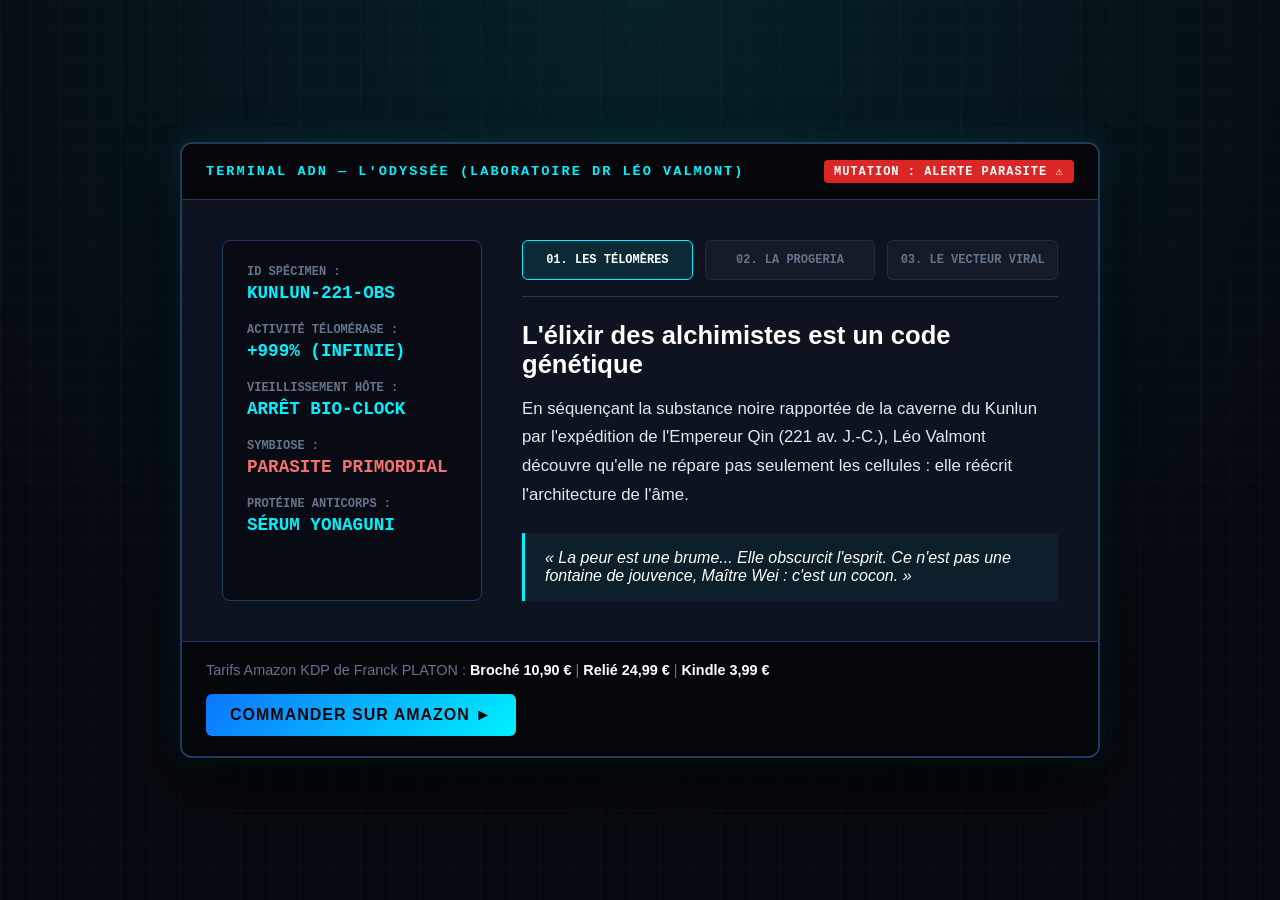
<file: pack_aplus_promotion/14_experience_interactive_terminal_adn/index.html>
<!DOCTYPE html>
<html lang="fr">
<head>
  <meta charset="UTF-8">
  <meta name="viewport" content="width=device-width, initial-scale=1.0">
  <title>SÉQUENCEUR GÉNÉTIQUE — ANOMALIE KUNLUN-221 | DR LÉO VALMONT</title>
  <style>
    :root {
      --bg-color: #06090F;
      --term-bg: #0D131F;
      --term-border: #1E3A5F;
      --cyan-neon: #00F0FF;
      --blue-accent: #0D74FF;
      --amber-warn: #D97706;
      --red-alert: #DC2626;
      --text-main: #E2E8F0;
      --text-dim: #64748B;
      --font-mono: 'Courier New', Courier, monospace;
      --font-sans: -apple-system, BlinkMacSystemFont, 'Segoe UI', Roboto, sans-serif;
    }

    * { margin: 0; padding: 0; box-sizing: border-box; }

    body {
      background-color: var(--bg-color);
      color: var(--text-main);
      font-family: var(--font-sans);
      min-height: 100vh;
      display: flex;
      flex-direction: column;
      align-items: center;
      justify-content: center;
      padding: 1.5rem;
      background-image: 
        radial-gradient(circle at 50% 0%, rgba(0, 240, 255, 0.1) 0%, transparent 75%),
        linear-gradient(rgba(255,255,255,0.02) 1px, transparent 1px),
        linear-gradient(90deg, rgba(255,255,255,0.02) 1px, transparent 1px);
      background-size: 100% 100%, 30px 30px, 30px 30px;
    }

    .seq-container {
      width: 100%;
      max-width: 920px;
      background: var(--term-bg);
      border: 2px solid var(--term-border);
      border-radius: 12px;
      box-shadow: 0 25px 60px rgba(0, 0, 0, 0.8), 0 0 30px rgba(0, 240, 255, 0.15);
      overflow: hidden;
    }

    .seq-header {
      background: #04060A;
      border-bottom: 1px solid var(--term-border);
      padding: 1rem 1.5rem;
      display: flex;
      justify-content: space-between;
      align-items: center;
    }

    .seq-title {
      font-family: var(--font-mono);
      font-size: 0.85rem;
      color: var(--cyan-neon);
      letter-spacing: 2px;
      font-weight: bold;
    }

    .status-badge {
      font-family: var(--font-mono);
      font-size: 0.75rem;
      font-weight: 700;
      color: #FFFFFF;
      background: var(--red-alert);
      padding: 0.25rem 0.65rem;
      border-radius: 4px;
      letter-spacing: 1px;
    }

    .seq-body {
      padding: 2.5rem;
      display: grid;
      grid-template-columns: 260px 1fr;
      gap: 2.5rem;
    }

    .dna-telemetry {
      background: rgba(0, 0, 0, 0.4);
      border: 1px solid var(--term-border);
      border-radius: 8px;
      padding: 1.5rem;
      display: flex;
      flex-direction: column;
      gap: 1.25rem;
    }

    .telemetry-item strong {
      display: block;
      font-family: var(--font-mono);
      font-size: 0.75rem;
      color: var(--text-dim);
      margin-bottom: 0.25rem;
    }

    .telemetry-item span {
      font-family: var(--font-mono);
      font-size: 1.1rem;
      color: var(--cyan-neon);
      font-weight: bold;
    }

    .telemetry-item .alert-text {
      color: #F87171;
    }

    .seq-content {
      display: flex;
      flex-direction: column;
    }

    .seq-tabs {
      display: flex;
      gap: 0.75rem;
      margin-bottom: 1.5rem;
      border-bottom: 1px solid var(--term-border);
      padding-bottom: 1rem;
    }

    .tab-btn {
      flex: 1;
      background: rgba(255, 255, 255, 0.03);
      border: 1px solid rgba(255, 255, 255, 0.08);
      color: var(--text-dim);
      padding: 0.75rem;
      border-radius: 6px;
      cursor: pointer;
      font-family: var(--font-mono);
      font-size: 0.75rem;
      font-weight: bold;
      transition: all 0.2s ease;
    }

    .tab-btn:hover, .tab-btn.active {
      background: rgba(0, 240, 255, 0.1);
      border-color: var(--cyan-neon);
      color: #FFFFFF;
    }

    .tab-panel {
      display: none;
      animation: fadeIn 0.3s ease forwards;
    }

    .tab-panel.active { display: block; }

    .panel-title {
      font-size: 1.6rem;
      color: #FFFFFF;
      margin-bottom: 1rem;
    }

    .panel-desc {
      font-size: 1.05rem;
      line-height: 1.7;
      color: var(--text-main);
      margin-bottom: 1.5rem;
    }

    .quote-box {
      background: rgba(0, 240, 255, 0.05);
      border-left: 3px solid var(--cyan-neon);
      padding: 1rem 1.25rem;
      font-style: italic;
      color: #FFFFFF;
    }

    .cta-footer {
      background: #04060A;
      border-top: 1px solid var(--term-border);
      padding: 1.25rem 1.5rem;
      display: flex;
      justify-content: space-between;
      align-items: center;
      flex-wrap: wrap;
      gap: 1rem;
    }

    .pricing-text {
      font-size: 0.9rem;
      color: var(--text-dim);
    }

    .pricing-text strong { color: #FFFFFF; }

    .btn-amazon {
      background: linear-gradient(135deg, var(--blue-accent), var(--cyan-neon));
      color: #04060A;
      font-weight: 700;
      text-transform: uppercase;
      letter-spacing: 1px;
      padding: 0.75rem 1.5rem;
      border-radius: 6px;
      text-decoration: none;
      display: inline-block;
      transition: all 0.25s ease;
    }

    .btn-amazon:hover {
      transform: translateY(-2px);
      box-shadow: 0 8px 25px rgba(0, 240, 255, 0.3);
    }

    @keyframes fadeIn {
      from { opacity: 0; }
      to { opacity: 1; }
    }

    @media (max-width: 768px) {
      .seq-body { grid-template-columns: 1fr; }
    }
  </style>
</head>
<body>

  <div class="seq-container">
    <header class="seq-header">
      <span class="seq-title">TERMINAL ADN — L'ODYSSÉE (LABORATOIRE DR LÉO VALMONT)</span>
      <span class="status-badge">MUTATION : ALERTE PARASITE ⚠️</span>
    </header>

    <div class="seq-body">
      <aside class="dna-telemetry">
        <div class="telemetry-item">
          <strong>ID SPÉCIMEN :</strong>
          <span>KUNLUN-221-OBS</span>
        </div>
        <div class="telemetry-item">
          <strong>ACTIVITÉ TÉLOMÉRASE :</strong>
          <span>+999% (INFINIE)</span>
        </div>
        <div class="telemetry-item">
          <strong>VIEILLISSEMENT HÔTE :</strong>
          <span>ARRÊT BIO-CLOCK</span>
        </div>
        <div class="telemetry-item">
          <strong>SYMBIOSE :</strong>
          <span class="alert-text">PARASITE PRIMORDIAL</span>
        </div>
        <div class="telemetry-item">
          <strong>PROTÉINE ANTICORPS :</strong>
          <span>SÉRUM YONAGUNI</span>
        </div>
      </aside>

      <main class="seq-content">
        <div class="seq-tabs">
          <button class="tab-btn active" data-target="tab-1">01. LES TÉLOMÈRES</button>
          <button class="tab-btn" data-target="tab-2">02. LA PROGERIA</button>
          <button class="tab-btn" data-target="tab-3">03. LE VECTEUR VIRAL</button>
        </div>

        <div class="tab-panel active" id="tab-1">
          <h2 class="panel-title">L'élixir des alchimistes est un code génétique</h2>
          <p class="panel-desc">
            En séquençant la substance noire rapportée de la caverne du Kunlun par l'expédition de l'Empereur Qin (221 av. J.-C.), Léo Valmont découvre qu'elle ne répare pas seulement les cellules : elle réécrit l'architecture de l'âme.
          </p>
          <div class="quote-box">
            « La peur est une brume... Elle obscurcit l'esprit. Ce n'est pas une fontaine de jouvence, Maître Wei : c'est un cocon. »
          </div>
        </div>

        <div class="tab-panel" id="tab-2">
          <h2 class="panel-title">Le deuil d'Élise & la promesse de Léo</h2>
          <p class="panel-desc">
            Sa sœur cadette Élise est morte à 13 ans du syndrome de Hutchinson-Gilford (progeria), une mutation qui accélère le temps biologique. En entrant au service de Julian Sterling, Léo espérait vaincre la maladie. Il découvre que l'immortalité convoitée par le milliardaire est une abomination.
          </p>
          <div class="quote-box">
            « La maladie, la mort... résumée en une simple erreur de copie. J'ai cru qu'on pouvait corriger Dieu. »
          </div>
        </div>

        <div class="tab-panel" id="tab-3">
          <h2 class="panel-title">La guerre des anticorps à Yonaguni (-30m)</h2>
          <p class="panel-desc">
            Pour détruire la graine d'immortalité dans la cité engloutie de Yonaguni au Japon, Léo s'injecte une charge génétique virale. Ce sacrifice stoppe le parasite, mais provoque un vieillissement accéléré chez Léo, qui meurt à Genève à 26 ans dans un corps de 90 ans.
          </p>
          <div class="quote-box">
            « Ce n'est pas la durée qui compte. C'est l'intensité. C'est ça, la vie : l'empreinte qu'on laisse, pas le temps qu'on passe. »
          </div>
        </div>
      </main>
    </div>

    <footer class="cta-footer">
      <div class="pricing-text">
        Tarifs Amazon KDP de Franck PLATON : <strong>Broché 10,90 €</strong> | <strong>Relié 24,99 €</strong> | <strong>Kindle 3,99 €</strong>
      </div>
      <a href="https://amzn.eu/d/04xCrOHY" target="_blank" rel="noopener noreferrer" class="btn-amazon">
        COMMANDER SUR AMAZON ►
      </a>
    </footer>
  </div>

  <script>
    const btns = document.querySelectorAll('.tab-btn');
    const panels = document.querySelectorAll('.tab-panel');

    btns.forEach(btn => {
      btn.addEventListener('click', () => {
        const target = btn.getAttribute('data-target');
        btns.forEach(b => b.classList.remove('active'));
        panels.forEach(p => p.classList.remove('active'));
        btn.classList.add('active');
        const activePanel = document.getElementById(target);
        if (activePanel) activePanel.classList.add('active');
      });
    });
  </script>
</body>
</html>
</file>
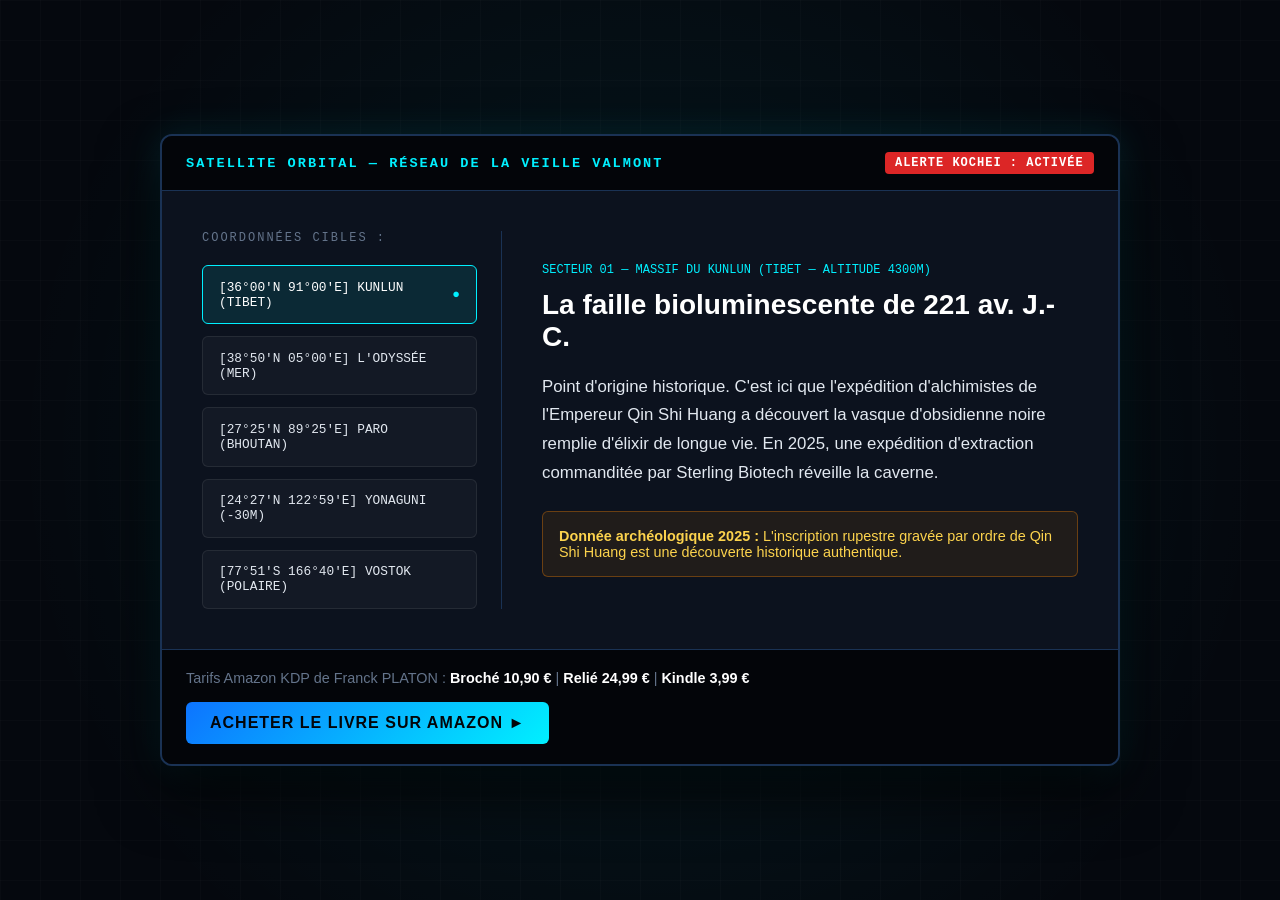
<file: pack_aplus_promotion/18_experience_interactive_carte_tactique/index.html>
<!DOCTYPE html>
<html lang="fr">
<head>
  <meta charset="UTF-8">
  <meta name="viewport" content="width=device-width, initial-scale=1.0">
  <title>SATELLITE TACTIQUE : PROJET KOCHEI — LA VEILLE VALMONT</title>
  <style>
    :root {
      --bg-dark: #05080E;
      --panel-bg: #0C121E;
      --border-blue: #1A3254;
      --cyan-neon: #00F0FF;
      --blue-accent: #0D74FF;
      --amber-warn: #D97706;
      --text-main: #E2E8F0;
      --text-dim: #64748B;
      --font-mono: 'Courier New', Courier, monospace;
      --font-sans: -apple-system, BlinkMacSystemFont, 'Segoe UI', Roboto, sans-serif;
    }

    * { margin: 0; padding: 0; box-sizing: border-box; }

    body {
      background-color: var(--bg-dark);
      color: var(--text-main);
      font-family: var(--font-sans);
      min-height: 100vh;
      display: flex;
      flex-direction: column;
      align-items: center;
      justify-content: center;
      padding: 1.5rem;
      background-image: 
        radial-gradient(circle at center, rgba(0, 240, 255, 0.08) 0%, transparent 80%),
        linear-gradient(90deg, rgba(255,255,255,0.015) 1px, transparent 1px),
        linear-gradient(rgba(255,255,255,0.015) 1px, transparent 1px);
      background-size: 100% 100%, 40px 40px, 40px 40px;
    }

    .map-container {
      width: 100%;
      max-width: 960px;
      background: var(--panel-bg);
      border: 2px solid var(--border-blue);
      border-radius: 12px;
      box-shadow: 0 25px 60px rgba(0, 0, 0, 0.8), 0 0 35px rgba(0, 240, 255, 0.12);
      overflow: hidden;
    }

    .map-header {
      background: #030509;
      border-bottom: 1px solid var(--border-blue);
      padding: 1rem 1.5rem;
      display: flex;
      justify-content: space-between;
      align-items: center;
    }

    .map-title {
      font-family: var(--font-mono);
      font-size: 0.85rem;
      color: var(--cyan-neon);
      letter-spacing: 2px;
      font-weight: bold;
    }

    .status-badge {
      font-family: var(--font-mono);
      font-size: 0.75rem;
      font-weight: 700;
      color: #FFFFFF;
      background: #DC2626;
      padding: 0.25rem 0.65rem;
      border-radius: 4px;
      letter-spacing: 1px;
    }

    .map-body {
      padding: 2.5rem;
      display: grid;
      grid-template-columns: 300px 1fr;
      gap: 2.5rem;
      min-height: 440px;
    }

    .targets-list {
      display: flex;
      flex-direction: column;
      gap: 0.75rem;
      border-right: 1px solid var(--border-blue);
      padding-right: 1.5rem;
    }

    .list-label {
      font-family: var(--font-mono);
      font-size: 0.75rem;
      color: var(--text-dim);
      letter-spacing: 2px;
      margin-bottom: 0.5rem;
      display: block;
    }

    .target-btn {
      width: 100%;
      text-align: left;
      background: rgba(255, 255, 255, 0.03);
      border: 1px solid rgba(255, 255, 255, 0.08);
      color: var(--text-main);
      padding: 0.85rem 1rem;
      border-radius: 6px;
      cursor: pointer;
      font-family: var(--font-mono);
      font-size: 0.8rem;
      transition: all 0.2s ease;
      display: flex;
      justify-content: space-between;
      align-items: center;
    }

    .target-btn:hover, .target-btn.active {
      background: rgba(0, 240, 255, 0.1);
      border-color: var(--cyan-neon);
      color: #FFFFFF;
    }

    .target-btn.active::after {
      content: "●";
      color: var(--cyan-neon);
    }

    .intel-content {
      display: flex;
      flex-direction: column;
      justify-content: center;
    }

    .intel-panel {
      display: none;
      animation: fadeIn 0.3s ease forwards;
    }

    .intel-panel.active { display: block; }

    .coord-meta {
      font-family: var(--font-mono);
      font-size: 0.75rem;
      color: var(--cyan-neon);
      margin-bottom: 0.75rem;
      display: block;
    }

    .panel-title {
      font-size: 1.75rem;
      color: #FFFFFF;
      margin-bottom: 1.25rem;
    }

    .panel-desc {
      font-size: 1.05rem;
      line-height: 1.7;
      color: var(--text-main);
      margin-bottom: 1.5rem;
    }

    .intel-box {
      background: rgba(217, 119, 6, 0.1);
      border: 1px solid rgba(217, 119, 6, 0.4);
      border-radius: 6px;
      padding: 1rem;
      font-size: 0.9rem;
      color: #FCD34D;
    }

    .cta-footer {
      background: #030509;
      border-top: 1px solid var(--border-blue);
      padding: 1.25rem 1.5rem;
      display: flex;
      justify-content: space-between;
      align-items: center;
      flex-wrap: wrap;
      gap: 1rem;
    }

    .pricing-text {
      font-size: 0.9rem;
      color: var(--text-dim);
    }

    .pricing-text strong { color: #FFFFFF; }

    .btn-amazon {
      background: linear-gradient(135deg, var(--blue-accent), var(--cyan-neon));
      color: #030509;
      font-weight: 700;
      text-transform: uppercase;
      letter-spacing: 1px;
      padding: 0.75rem 1.5rem;
      border-radius: 6px;
      text-decoration: none;
      display: inline-block;
      transition: all 0.25s ease;
    }

    .btn-amazon:hover {
      transform: translateY(-2px);
      box-shadow: 0 8px 25px rgba(0, 240, 255, 0.3);
    }

    @keyframes fadeIn {
      from { opacity: 0; }
      to { opacity: 1; }
    }

    @media (max-width: 768px) {
      .map-body { grid-template-columns: 1fr; }
      .targets-list { border-right: none; border-bottom: 1px solid var(--border-blue); padding-right: 0; padding-bottom: 1.5rem; }
    }
  </style>
</head>
<body>

  <div class="map-container">
    <header class="map-header">
      <span class="map-title">SATELLITE ORBITAL — RÉSEAU DE LA VEILLE VALMONT</span>
      <span class="status-badge">ALERTE KOCHEI : ACTIVÉE</span>
    </header>

    <div class="map-body">
      <aside class="targets-list" aria-label="Sélection des coordonnées géographiques">
        <span class="list-label">COORDONNÉES CIBLES :</span>
        <button class="target-btn active" data-target="coord-1">[36°00'N 91°00'E] KUNLUN (TIBET)</button>
        <button class="target-btn" data-target="coord-2">[38°50'N 05°00'E] L'ODYSSÉE (MER)</button>
        <button class="target-btn" data-target="coord-3">[27°25'N 89°25'E] PARO (BHOUTAN)</button>
        <button class="target-btn" data-target="coord-4">[24°27'N 122°59'E] YONAGUNI (-30M)</button>
        <button class="target-btn" data-target="coord-5">[77°51'S 166°40'E] VOSTOK (POLAIRE)</button>
      </aside>

      <main class="intel-content">
        <!-- COORD 1 -->
        <div class="intel-panel active" id="coord-1">
          <span class="coord-meta">SECTEUR 01 — MASSIF DU KUNLUN (TIBET — ALTITUDE 4300M)</span>
          <h2 class="panel-title">La faille bioluminescente de 221 av. J.-C.</h2>
          <p class="panel-desc">
            Point d'origine historique. C'est ici que l'expédition d'alchimistes de l'Empereur Qin Shi Huang a découvert la vasque d'obsidienne noire remplie d'élixir de longue vie. En 2025, une expédition d'extraction commanditée par Sterling Biotech réveille la caverne.
          </p>
          <div class="intel-box">
            <strong>Donnée archéologique 2025 :</strong> L'inscription rupestre gravée par ordre de Qin Shi Huang est une découverte historique authentique.
          </div>
        </div>

        <!-- COORD 2 -->
        <div class="intel-panel" id="coord-2">
          <span class="coord-meta">SECTEUR 02 — MER MÉDITERRANÉE (YACHT L'ODYSSÉE)</span>
          <h2 class="panel-title">Le huis clos du Dr Léo Valmont</h2>
          <p class="panel-desc">
            Position mobile de <em>L'Odyssée</em>, navire-laboratoire de Julian Sterling. Léo Valmont y séquence l'ADN antique et découvre son pouvoir de réparation des télomères, mais aussi sa véritable nature : une graine parasitaire conçue pour transformer son hôte.
          </p>
          <div class="intel-box">
            <strong>Enjeu clinique :</strong> Léo est motivé par la promesse faite à sa sœur Élise, décédée de la progeria.
          </div>
        </div>

        <!-- COORD 3 -->
        <div class="intel-panel" id="coord-3">
          <span class="coord-meta">SECTEUR 03 — MONASTÈRE DE PARO (HIMALAYA / BHOUTAN)</span>
          <h2 class="panel-title">Le secret d'État du Général Anja Petrova</h2>
          <p class="panel-desc">
            Forteresse himalayenne abritant des moines affectés par la rémanence sonore du minerai. C'est sur ce théâtre d'opérations que les services secrets russes (Projet Kochei / Niveau Cosmos) scellent un pacte tactique avec Léo et Samira Belkacem.
          </p>
          <div class="intel-box">
            <strong>Niveau de secret :</strong> Classifié « Niveau Cosmos » par Moscou.
          </div>
        </div>

        <!-- COORD 4 -->
        <div class="intel-panel" id="coord-4">
          <span class="coord-meta">SECTEUR 04 — ÎLES RYUKYU / YONAGUNI (JAPON — PROFONDEUR -30M)</span>
          <h2 class="panel-title">Les pyramides sous-marines et le climax</h2>
          <p class="panel-desc">
            Au cœur des escaliers cyclopéens engloutis de Yonaguni, Sterling s'injecte le sérum primordiale pour devenir un dieu. Pour stopper la contagion biologique, Léo s'inocule la charge virale d'anticorps : un sacrifice qui le fera vieillir de 64 ans en quelques jours.
          </p>
          <div class="intel-box">
            <strong>Affrontement final :</strong> Une scène de plongée sous-marine à très haute tension.
          </div>
        </div>

        <!-- COORD 5 -->
        <div class="intel-panel" id="coord-5">
          <span class="coord-meta">SECTEUR 05 — OASIS GÉOTHERMIQUE DE VOSTOK (ANTARCTIQUE)</span>
          <h2 class="panel-title">La Veille Valmont et le message chiffré</h2>
          <p class="panel-desc">
            Après le décès de Léo en soins palliatifs à Genève à 26 ans, Samira Belkacem fonde « La Veille Valmont » et installe le brise-glace <em>Le Valmont</em> dans l'enfer blanc polaire. Un ultime message crypté lui parvient : <em>« Il n'y en avait pas qu'une. »</em>
          </p>
          <div class="intel-box">
            <strong>Cliffhanger final :</strong> D'autres anomalies somnolent sous la planète.
          </div>
        </div>
      </main>
    </div>

    <footer class="cta-footer">
      <div class="pricing-text">
        Tarifs Amazon KDP de Franck PLATON : <strong>Broché 10,90 €</strong> | <strong>Relié 24,99 €</strong> | <strong>Kindle 3,99 €</strong>
      </div>
      <a href="https://amzn.eu/d/04xCrOHY" target="_blank" rel="noopener noreferrer" class="btn-amazon">
        ACHETER LE LIVRE SUR AMAZON ►
      </a>
    </footer>
  </div>

  <script>
    const btns = document.querySelectorAll('.target-btn');
    const panels = document.querySelectorAll('.intel-panel');

    btns.forEach(btn => {
      btn.addEventListener('click', () => {
        const target = btn.getAttribute('data-target');
        btns.forEach(b => b.classList.remove('active'));
        panels.forEach(p => p.classList.remove('active'));
        btn.classList.add('active');
        const activePanel = document.getElementById(target);
        if (activePanel) activePanel.classList.add('active');
      });
    });
  </script>
</body>
</html>
</file>
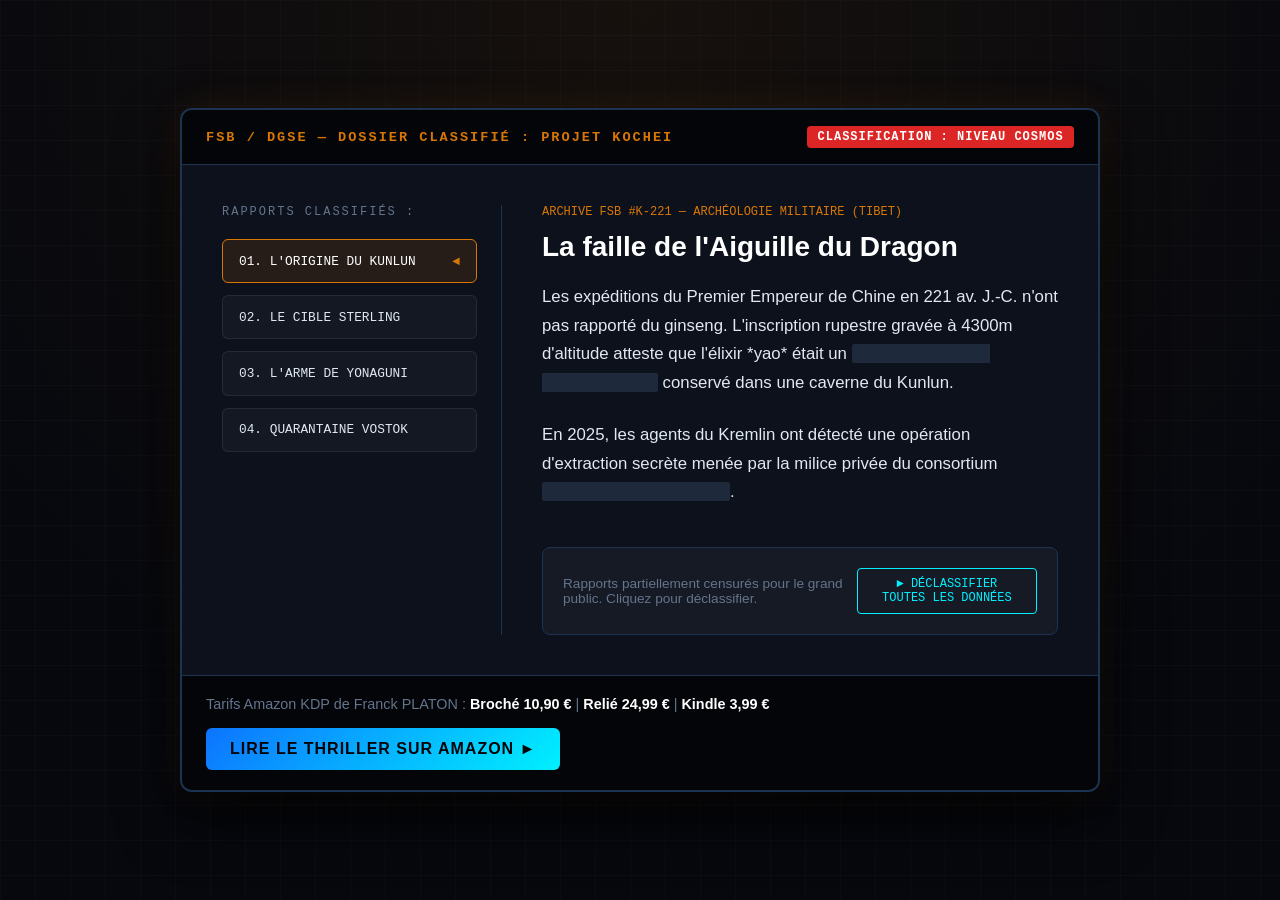
<file: pack_aplus_promotion/22_experience_interactive_dossier_kochei/index.html>
<!DOCTYPE html>
<html lang="fr">
<head>
  <meta charset="UTF-8">
  <meta name="viewport" content="width=device-width, initial-scale=1.0">
  <title>DOSSIER KOCHEI : ARCHIVES DÉCLASSIFIÉES — NIVEAU COSMOS</title>
  <style>
    :root {
      --bg-dark: #06080E;
      --card-bg: #0C111C;
      --border-blue: #1C3352;
      --cyan-neon: #00F0FF;
      --blue-accent: #0D74FF;
      --amber-warn: #D97706;
      --red-alert: #DC2626;
      --text-main: #E2E8F0;
      --text-dim: #64748B;
      --font-mono: 'Courier New', Courier, monospace;
      --font-sans: -apple-system, BlinkMacSystemFont, 'Segoe UI', Roboto, sans-serif;
    }

    * { margin: 0; padding: 0; box-sizing: border-box; }

    body {
      background-color: var(--bg-dark);
      color: var(--text-main);
      font-family: var(--font-sans);
      min-height: 100vh;
      display: flex;
      flex-direction: column;
      align-items: center;
      justify-content: center;
      padding: 1.5rem;
      background-image: 
        radial-gradient(circle at 50% 0%, rgba(217, 119, 6, 0.08) 0%, transparent 75%),
        linear-gradient(rgba(255,255,255,0.02) 1px, transparent 1px),
        linear-gradient(90deg, rgba(255,255,255,0.02) 1px, transparent 1px);
      background-size: 100% 100%, 35px 35px, 35px 35px;
    }

    .kochei-container {
      width: 100%;
      max-width: 920px;
      background: var(--card-bg);
      border: 2px solid var(--border-blue);
      border-radius: 12px;
      box-shadow: 0 25px 60px rgba(0, 0, 0, 0.8), 0 0 35px rgba(217, 119, 6, 0.12);
      overflow: hidden;
    }

    .kochei-header {
      background: #030509;
      border-bottom: 1px solid var(--border-blue);
      padding: 1rem 1.5rem;
      display: flex;
      justify-content: space-between;
      align-items: center;
    }

    .kochei-title {
      font-family: var(--font-mono);
      font-size: 0.85rem;
      color: var(--amber-warn);
      letter-spacing: 2px;
      font-weight: bold;
    }

    .status-badge {
      font-family: var(--font-mono);
      font-size: 0.75rem;
      font-weight: 700;
      color: #FFFFFF;
      background: var(--red-alert);
      padding: 0.25rem 0.65rem;
      border-radius: 4px;
      letter-spacing: 1px;
    }

    .kochei-body {
      padding: 2.5rem;
      display: grid;
      grid-template-columns: 280px 1fr;
      gap: 2.5rem;
      min-height: 450px;
    }

    .kochei-nav {
      display: flex;
      flex-direction: column;
      gap: 0.75rem;
      border-right: 1px solid var(--border-blue);
      padding-right: 1.5rem;
    }

    .nav-label {
      font-family: var(--font-mono);
      font-size: 0.75rem;
      color: var(--text-dim);
      letter-spacing: 2px;
      margin-bottom: 0.5rem;
      display: block;
    }

    .nav-btn {
      width: 100%;
      text-align: left;
      background: rgba(255, 255, 255, 0.03);
      border: 1px solid rgba(255, 255, 255, 0.08);
      color: var(--text-main);
      padding: 0.85rem 1rem;
      border-radius: 6px;
      cursor: pointer;
      font-family: var(--font-mono);
      font-size: 0.8rem;
      transition: all 0.2s ease;
      display: flex;
      justify-content: space-between;
      align-items: center;
    }

    .nav-btn:hover, .nav-btn.active {
      background: rgba(217, 119, 6, 0.12);
      border-color: var(--amber-warn);
      color: #FFFFFF;
    }

    .nav-btn.active::after {
      content: "◄";
      color: var(--amber-warn);
    }

    .kochei-content {
      display: flex;
      flex-direction: column;
    }

    .kochei-panel {
      display: none;
      animation: fadeIn 0.3s ease forwards;
    }

    .kochei-panel.active { display: block; }

    .panel-meta {
      font-family: var(--font-mono);
      font-size: 0.75rem;
      color: var(--amber-warn);
      margin-bottom: 0.75rem;
      display: block;
    }

    .panel-title {
      font-size: 1.75rem;
      color: #FFFFFF;
      margin-bottom: 1.25rem;
    }

    .panel-desc {
      font-size: 1.05rem;
      line-height: 1.7;
      color: var(--text-main);
      margin-bottom: 1.5rem;
    }

    .redacted {
      background: #1E293B;
      color: transparent;
      padding: 0 4px;
      border-radius: 2px;
      cursor: pointer;
      transition: all 0.3s ease;
      user-select: none;
    }

    .redacted.revealed {
      background: rgba(0, 240, 255, 0.15);
      color: var(--cyan-neon);
      font-family: var(--font-mono);
      font-weight: bold;
    }

    .declassify-box {
      background: rgba(255, 255, 255, 0.04);
      border: 1px solid var(--border-blue);
      border-radius: 8px;
      padding: 1.25rem;
      margin-top: 1rem;
      display: flex;
      justify-content: space-between;
      align-items: center;
    }

    .declassify-text {
      font-size: 0.85rem;
      color: var(--text-dim);
    }

    .btn-declassify {
      background: transparent;
      border: 1px solid var(--cyan-neon);
      color: var(--cyan-neon);
      font-family: var(--font-mono);
      font-size: 0.75rem;
      padding: 0.5rem 1rem;
      border-radius: 4px;
      cursor: pointer;
      transition: all 0.2s ease;
    }

    .btn-declassify:hover {
      background: var(--cyan-neon);
      color: #04060A;
      font-weight: bold;
    }

    .cta-footer {
      background: #030509;
      border-top: 1px solid var(--border-blue);
      padding: 1.25rem 1.5rem;
      display: flex;
      justify-content: space-between;
      align-items: center;
      flex-wrap: wrap;
      gap: 1rem;
    }

    .pricing-text {
      font-size: 0.9rem;
      color: var(--text-dim);
    }

    .pricing-text strong { color: #FFFFFF; }

    .btn-amazon {
      background: linear-gradient(135deg, var(--blue-accent), var(--cyan-neon));
      color: #030509;
      font-weight: 700;
      text-transform: uppercase;
      letter-spacing: 1px;
      padding: 0.75rem 1.5rem;
      border-radius: 6px;
      text-decoration: none;
      display: inline-block;
      transition: all 0.25s ease;
    }

    .btn-amazon:hover {
      transform: translateY(-2px);
      box-shadow: 0 8px 25px rgba(0, 240, 255, 0.3);
    }

    @keyframes fadeIn {
      from { opacity: 0; }
      to { opacity: 1; }
    }

    @media (max-width: 768px) {
      .kochei-body { grid-template-columns: 1fr; }
      .kochei-nav { border-right: none; border-bottom: 1px solid var(--border-blue); padding-right: 0; padding-bottom: 1.5rem; }
    }
  </style>
</head>
<body>

  <div class="kochei-container">
    <header class="kochei-header">
      <span class="kochei-title">FSB / DGSE — DOSSIER CLASSIFIÉ : PROJET KOCHEI</span>
      <span class="status-badge">CLASSIFICATION : NIVEAU COSMOS</span>
    </header>

    <div class="kochei-body">
      <aside class="kochei-nav" aria-label="Sélection des rapports d'intelligence">
        <span class="nav-label">RAPPORTS CLASSIFIÉS :</span>
        <button class="nav-btn active" data-target="rep-1">01. L'ORIGINE DU KUNLUN</button>
        <button class="nav-btn" data-target="rep-2">02. LE CIBLE STERLING</button>
        <button class="nav-btn" data-target="rep-3">03. L'ARME DE YONAGUNI</button>
        <button class="nav-btn" data-target="rep-4">04. QUARANTAINE VOSTOK</button>
      </aside>

      <main class="kochei-content">
        <!-- REP 1 -->
        <div class="kochei-panel active" id="rep-1">
          <span class="panel-meta">ARCHIVE FSB #K-221 — ARCHÉOLOGIE MILITAIRE (TIBET)</span>
          <h2 class="panel-title">La faille de l'Aiguille du Dragon</h2>
          <p class="panel-desc">
            Les expéditions du Premier Empereur de Chine en 221 av. J.-C. n'ont pas rapporté du ginseng. L'inscription rupestre gravée à 4300m d'altitude atteste que l'élixir *yao* était un <span class="redacted">liquide obsidienne bioluminescent</span> conservé dans une caverne du Kunlun.
          </p>
          <p class="panel-desc">
            En 2025, les agents du Kremlin ont détecté une opération d'extraction secrète menée par la milice privée du consortium <span class="redacted">Sterling Biotechnologies</span>.
          </p>
        </div>

        <!-- REP 2 -->
        <div class="kochei-panel" id="rep-2">
          <span class="panel-meta">SURVEILLANCE FINANCIÈRE — YACHT L'ODYSSÉE (MÉDITERRANÉE)</span>
          <h2 class="panel-title">Le transhumaniste Julian Sterling</h2>
          <p class="panel-desc">
            Milliardaire à la tête de Sterling Biotech, Julian Sterling a recruté le généticien suisse <span class="redacted">Dr Léo Valmont</span> à bord de <em>L'Odyssée</em>. Léo étudie la thérapie génique pour honorer sa sœur Élise, décédée de <span class="redacted">progeria (Hutchinson-Gilford)</span>.
          </p>
          <p class="panel-desc">
            Sterling ignore l'alerte clinique : le gène n'est pas curatif, c'est un <span class="redacted">parasite cosmique primordial</span> qui prend le contrôle de la cellule hôte.
          </p>
        </div>

        <!-- REP 3 -->
        <div class="kochei-panel" id="rep-3">
          <span class="panel-meta">OPÉRATION SPECIALE — ÎLES RYUKYU / YONAGUNI (JAPON)</span>
          <h2 class="panel-title">L'alliance de la Générale Anja Petrova</h2>
          <p class="panel-desc">
            Pour éviter l'apocalypse biologique, le renseignement russe (Générale <span class="redacted">Anja Petrova</span>) scelle une alliance de circonstance avec Léo et sa protectrice tactique <span class="redacted">Samira Belkacem</span>.
          </p>
          <p class="panel-desc">
            Dans la cité engloutie de Yonaguni à -30m, Sterling s'injecte l'obsidienne. Léo commet le sacrifice ultime en s'inoculant un <span class="redacted">sérum virale d'anticorps</span>, détruisant la graine mais subissant un vieillissement de 60 ans en quelques jours.
          </p>
        </div>

        <!-- REP 4 -->
        <div class="kochei-panel" id="rep-4">
          <span class="panel-meta">PROTOCOLE PERPÉTUEL — BASE GEOTHERMIQUE VOSTOK (ANTARCTIQUE)</span>
          <h2 class="panel-title">La Fondation « La Veille Valmont »</h2>
          <p class="panel-desc">
            Après la mort de Léo à Genève à 26 ans, Samira Belkacem installe le brise-glace <em>Le Valmont</em> en Antarctique. Le dossier Kochei est classifié <span class="redacted">Niveau Cosmos</span> par Moscou pour un siècle.
          </p>
          <p class="panel-desc">
            Mais un dernier message chiffré transmis par Anja Petrova vient de tomber sur la fréquence polaire : <span class="redacted">« Il n'y en avait pas qu'une. »</span>
          </p>
        </div>

        <div class="declassify-box">
          <span class="declassify-text">Rapports partiellement censurés pour le grand public. Cliquez pour déclassifier.</span>
          <button class="btn-declassify" id="btnRevealAll">► DÉCLASSIFIER TOUTES LES DONNÉES</button>
        </div>
      </main>
    </div>

    <footer class="cta-footer">
      <div class="pricing-text">
        Tarifs Amazon KDP de Franck PLATON : <strong>Broché 10,90 €</strong> | <strong>Relié 24,99 €</strong> | <strong>Kindle 3,99 €</strong>
      </div>
      <a href="https://amzn.eu/d/04xCrOHY" target="_blank" rel="noopener noreferrer" class="btn-amazon">
        LIRE LE THRILLER SUR AMAZON ►
      </a>
    </footer>
  </div>

  <script>
    const btns = document.querySelectorAll('.nav-btn');
    const panels = document.querySelectorAll('.kochei-panel');

    btns.forEach(btn => {
      btn.addEventListener('click', () => {
        const target = btn.getAttribute('data-target');
        btns.forEach(b => b.classList.remove('active'));
        panels.forEach(p => p.classList.remove('active'));
        btn.classList.add('active');
        const activePanel = document.getElementById(target);
        if (activePanel) activePanel.classList.add('active');
      });
    });

    const btnReveal = document.getElementById('btnRevealAll');
    let revealed = false;
    btnReveal.addEventListener('click', () => {
      const redactedElems = document.querySelectorAll('.redacted');
      revealed = !revealed;
      redactedElems.forEach(el => {
        if (revealed) {
          el.classList.add('revealed');
        } else {
          el.classList.remove('revealed');
        }
      });
      btnReveal.textContent = revealed ? '◄ CENSURER LES DONNÉES' : '► DÉCLASSIFIER TOUTES LES DONNÉES';
    });

    document.querySelectorAll('.redacted').forEach(el => {
      el.addEventListener('click', () => el.classList.toggle('revealed'));
    });
  </script>
</body>
</html>
</file>
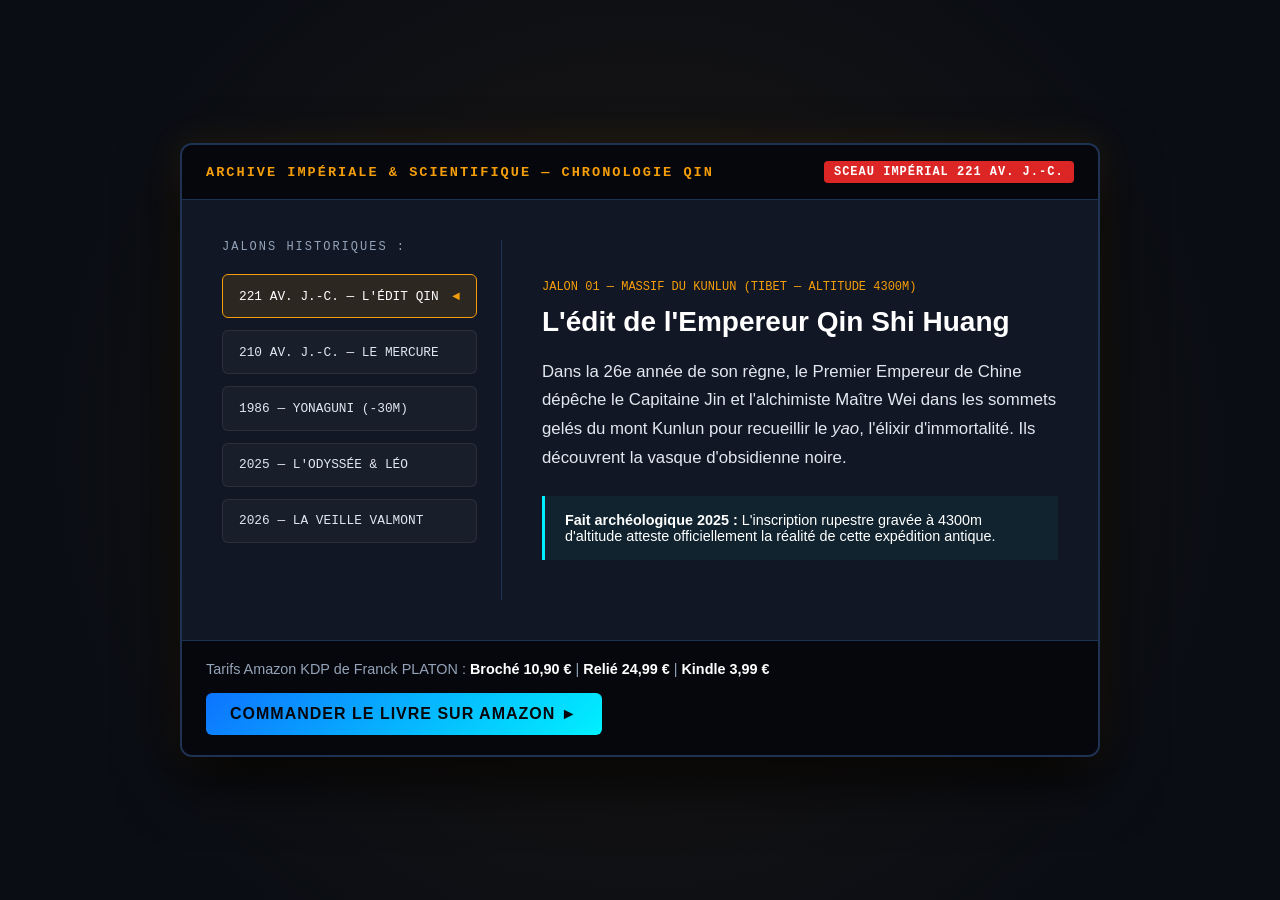
<file: pack_aplus_promotion/26_experience_interactive_chronologie_qin/index.html>
<!DOCTYPE html>
<html lang="fr">
<head>
  <meta charset="UTF-8">
  <meta name="viewport" content="width=device-width, initial-scale=1.0">
  <title>CHRONOLOGIE DU GÈNE DE QIN (221 AV. J.-C. → 2026) | FRANCK PLATON</title>
  <style>
    :root {
      --bg-dark: #0A0D14;
      --card-bg: #111724;
      --border-blue: #1E3354;
      --cyan-neon: #00F0FF;
      --blue-accent: #0D74FF;
      --gold-imperial: #F59E0B;
      --red-seal: #DC2626;
      --text-main: #E2E8F0;
      --text-dim: #94A3B8;
      --font-mono: 'Courier New', Courier, monospace;
      --font-sans: -apple-system, BlinkMacSystemFont, 'Segoe UI', Roboto, sans-serif;
    }

    * { margin: 0; padding: 0; box-sizing: border-box; }

    body {
      background-color: var(--bg-dark);
      color: var(--text-main);
      font-family: var(--font-sans);
      min-height: 100vh;
      display: flex;
      flex-direction: column;
      align-items: center;
      justify-content: center;
      padding: 1.5rem;
      background-image: radial-gradient(circle at center, rgba(245, 158, 11, 0.08) 0%, transparent 80%);
    }

    .timeline-container {
      width: 100%;
      max-width: 920px;
      background: var(--card-bg);
      border: 2px solid var(--border-blue);
      border-radius: 12px;
      box-shadow: 0 25px 60px rgba(0, 0, 0, 0.85), 0 0 35px rgba(245, 158, 11, 0.12);
      overflow: hidden;
    }

    .timeline-header {
      background: #05070C;
      border-bottom: 1px solid var(--border-blue);
      padding: 1rem 1.5rem;
      display: flex;
      justify-content: space-between;
      align-items: center;
    }

    .timeline-title {
      font-family: var(--font-mono);
      font-size: 0.85rem;
      color: var(--gold-imperial);
      letter-spacing: 2px;
      font-weight: bold;
    }

    .seal-badge {
      font-family: var(--font-mono);
      font-size: 0.75rem;
      font-weight: 700;
      color: #FFFFFF;
      background: var(--red-seal);
      padding: 0.25rem 0.65rem;
      border-radius: 4px;
      letter-spacing: 1px;
    }

    .timeline-body {
      padding: 2.5rem;
      display: grid;
      grid-template-columns: 280px 1fr;
      gap: 2.5rem;
      min-height: 440px;
    }

    .dates-nav {
      display: flex;
      flex-direction: column;
      gap: 0.75rem;
      border-right: 1px solid var(--border-blue);
      padding-right: 1.5rem;
    }

    .nav-label {
      font-family: var(--font-mono);
      font-size: 0.75rem;
      color: var(--text-dim);
      letter-spacing: 2px;
      margin-bottom: 0.5rem;
      display: block;
    }

    .date-btn {
      width: 100%;
      text-align: left;
      background: rgba(255, 255, 255, 0.03);
      border: 1px solid rgba(255, 255, 255, 0.08);
      color: var(--text-main);
      padding: 0.85rem 1rem;
      border-radius: 6px;
      cursor: pointer;
      font-family: var(--font-mono);
      font-size: 0.8rem;
      transition: all 0.2s ease;
      display: flex;
      justify-content: space-between;
      align-items: center;
    }

    .date-btn:hover, .date-btn.active {
      background: rgba(245, 158, 11, 0.12);
      border-color: var(--gold-imperial);
      color: #FFFFFF;
    }

    .date-btn.active::after {
      content: "◄";
      color: var(--gold-imperial);
    }

    .timeline-content {
      display: flex;
      flex-direction: column;
      justify-content: center;
    }

    .timeline-panel {
      display: none;
      animation: fadeIn 0.3s ease forwards;
    }

    .timeline-panel.active { display: block; }

    .panel-meta {
      font-family: var(--font-mono);
      font-size: 0.75rem;
      color: var(--gold-imperial);
      margin-bottom: 0.75rem;
      display: block;
    }

    .panel-title {
      font-size: 1.75rem;
      color: #FFFFFF;
      margin-bottom: 1.25rem;
    }

    .panel-desc {
      font-size: 1.05rem;
      line-height: 1.7;
      color: var(--text-main);
      margin-bottom: 1.5rem;
    }

    .fact-box {
      background: rgba(0, 240, 255, 0.05);
      border-left: 3px solid var(--cyan-neon);
      padding: 1rem 1.25rem;
      font-size: 0.9rem;
      color: #FFFFFF;
    }

    .cta-footer {
      background: #05070C;
      border-top: 1px solid var(--border-blue);
      padding: 1.25rem 1.5rem;
      display: flex;
      justify-content: space-between;
      align-items: center;
      flex-wrap: wrap;
      gap: 1rem;
    }

    .pricing-text {
      font-size: 0.9rem;
      color: var(--text-dim);
    }

    .pricing-text strong { color: #FFFFFF; }

    .btn-amazon {
      background: linear-gradient(135deg, var(--blue-accent), var(--cyan-neon));
      color: #05070C;
      font-weight: 700;
      text-transform: uppercase;
      letter-spacing: 1px;
      padding: 0.75rem 1.5rem;
      border-radius: 6px;
      text-decoration: none;
      display: inline-block;
      transition: all 0.25s ease;
    }

    .btn-amazon:hover {
      transform: translateY(-2px);
      box-shadow: 0 8px 25px rgba(0, 240, 255, 0.3);
    }

    @keyframes fadeIn {
      from { opacity: 0; }
      to { opacity: 1; }
    }

    @media (max-width: 768px) {
      .timeline-body { grid-template-columns: 1fr; }
      .dates-nav { border-right: none; border-bottom: 1px solid var(--border-blue); padding-right: 0; padding-bottom: 1.5rem; }
    }
  </style>
</head>
<body>

  <div class="timeline-container">
    <header class="timeline-header">
      <span class="timeline-title">ARCHIVE IMPÉRIALE & SCIENTIFIQUE — CHRONOLOGIE QIN</span>
      <span class="seal-badge">SCEAU IMPÉRIAL 221 AV. J.-C.</span>
    </header>

    <div class="timeline-body">
      <aside class="dates-nav" aria-label="Sélection des dates clés de la chronologie">
        <span class="nav-label">JALONS HISTORIQUES :</span>
        <button class="date-btn active" data-target="date-1">221 AV. J.-C. — L'ÉDIT QIN</button>
        <button class="date-btn" data-target="date-2">210 AV. J.-C. — LE MERCURE</button>
        <button class="date-btn" data-target="date-3">1986 — YONAGUNI (-30M)</button>
        <button class="date-btn" data-target="date-4">2025 — L'ODYSSÉE & LÉO</button>
        <button class="date-btn" data-target="date-5">2026 — LA VEILLE VALMONT</button>
      </aside>

      <main class="timeline-content">
        <!-- DATE 1 -->
        <div class="timeline-panel active" id="date-1">
          <span class="panel-meta">JALON 01 — MASSIF DU KUNLUN (TIBET — ALTITUDE 4300M)</span>
          <h2 class="panel-title">L'édit de l'Empereur Qin Shi Huang</h2>
          <p class="panel-desc">
            Dans la 26e année de son règne, le Premier Empereur de Chine dépêche le Capitaine Jin et l'alchimiste Maître Wei dans les sommets gelés du mont Kunlun pour recueillir le <em>yao</em>, l'élixir d'immortalité. Ils découvrent la vasque d'obsidienne noire.
          </p>
          <div class="fact-box">
            <strong>Fait archéologique 2025 :</strong> L'inscription rupestre gravée à 4300m d'altitude atteste officiellement la réalité de cette expédition antique.
          </div>
        </div>

        <!-- DATE 2 -->
        <div class="timeline-panel" id="date-2">
          <span class="panel-meta">JALON 02 — CHINE IMPÉRIALE</span>
          <h2 class="panel-title">L'échec du mercure & la mort de Qin</h2>
          <p class="panel-desc">
            Le Capitaine Jin ayant refusé de rapporter la malédiction d'obsidienne, Qin Shi Huang tente de prolonger ses jours en consommant des pilules de cinabre et de mercure préparées par ses alchimistes. Il meurt empoisonné en 210 av. J.-C. à 49 ans.
          </p>
          <div class="fact-box">
            <strong>Donnée historique :</strong> Son tombeau est célèbre pour héberger l'armée de terre cuite de 8000 soldats.
          </div>
        </div>

        <!-- DATE 3 -->
        <div class="timeline-panel" id="date-3">
          <span class="panel-meta">JALON 03 — ARCHIPEL DES ÎLES RYUKYU (JAPON)</span>
          <h2 class="panel-title">La découverte de Yonaguni par 30m de fond</h2>
          <p class="panel-desc">
            En 1986, un plongeur japonais découvre d'immenses terrasses monolithiques et des escaliers cyclopéens immergés à -30m de fond au large de l'île de Yonaguni. Dans le roman, ces ruines abritent la seconde couveuse primordiale laissée par « les architectes ».
          </p>
          <div class="fact-box">
            <strong>Théâtre du Climax :</strong> C'est ici que Léo Valmont s'inoculera le sérum viral d'anticorps.
          </div>
        </div>

        <!-- DATE 4 -->
        <div class="timeline-panel" id="date-4">
          <span class="panel-meta">JALON 04 — MER MÉDITERRANÉE / YACHT L'ODYSSÉE</span>
          <h2 class="panel-title">Le séquençage de l'ADN par Léo Valmont</h2>
          <p class="panel-desc">
            En 2025, le milliardaire Julian Sterling finance l'extraction de l'obsidienne tibétaine et engage le Dr Léo Valmont — motivé par le décès de sa sœur Élise de progeria. Léo découvre que le gène autorépare les télomères mais mute la cellule hôte.
          </p>
          <div class="fact-box">
            <strong>Dilemme moral :</strong> Léo et Samira Belkacem (« La Dompteuse d'Ombres ») refusent d'offrir l'éternité aux puissants.
          </div>
        </div>

        <!-- DATE 5 -->
        <div class="timeline-panel" id="date-5">
          <span class="panel-meta">JALON 05 — GENÈVE & MER DE ROSS (ANTARCTIQUE)</span>
          <h2 class="panel-title">Le legs de Genève & La Veille Valmont</h2>
          <p class="panel-desc">
            Après la mort de Léo en soins palliatifs à Genève à 26 ans dans un corps de 90 ans, Samira Belkacem fonde « La Veille Valmont » et installe le brise-glace <em>Le Valmont</em> dans l'enfer blanc polaire. Elle reçoit le message du général russe Anja Petrova : <em>« Il n'y en avait pas qu'une. »</em>
          </p>
          <div class="fact-box">
            <strong>Découvrez tout le roman :</strong> Les 20 chapitres de Franck PLATON sont disponibles sur Amazon KDP.
          </div>
        </div>
      </main>
    </div>

    <footer class="cta-footer">
      <div class="pricing-text">
        Tarifs Amazon KDP de Franck PLATON : <strong>Broché 10,90 €</strong> | <strong>Relié 24,99 €</strong> | <strong>Kindle 3,99 €</strong>
      </div>
      <a href="https://amzn.eu/d/04xCrOHY" target="_blank" rel="noopener noreferrer" class="btn-amazon">
        COMMANDER LE LIVRE SUR AMAZON ►
      </a>
    </footer>
  </div>

  <script>
    const btns = document.querySelectorAll('.date-btn');
    const panels = document.querySelectorAll('.timeline-panel');

    btns.forEach(btn => {
      btn.addEventListener('click', () => {
        const target = btn.getAttribute('data-target');
        btns.forEach(b => b.classList.remove('active'));
        panels.forEach(p => p.classList.remove('active'));
        btn.classList.add('active');
        const activePanel = document.getElementById(target);
        if (activePanel) activePanel.classList.add('active');
      });
    });
  </script>
</body>
</html>
</file>
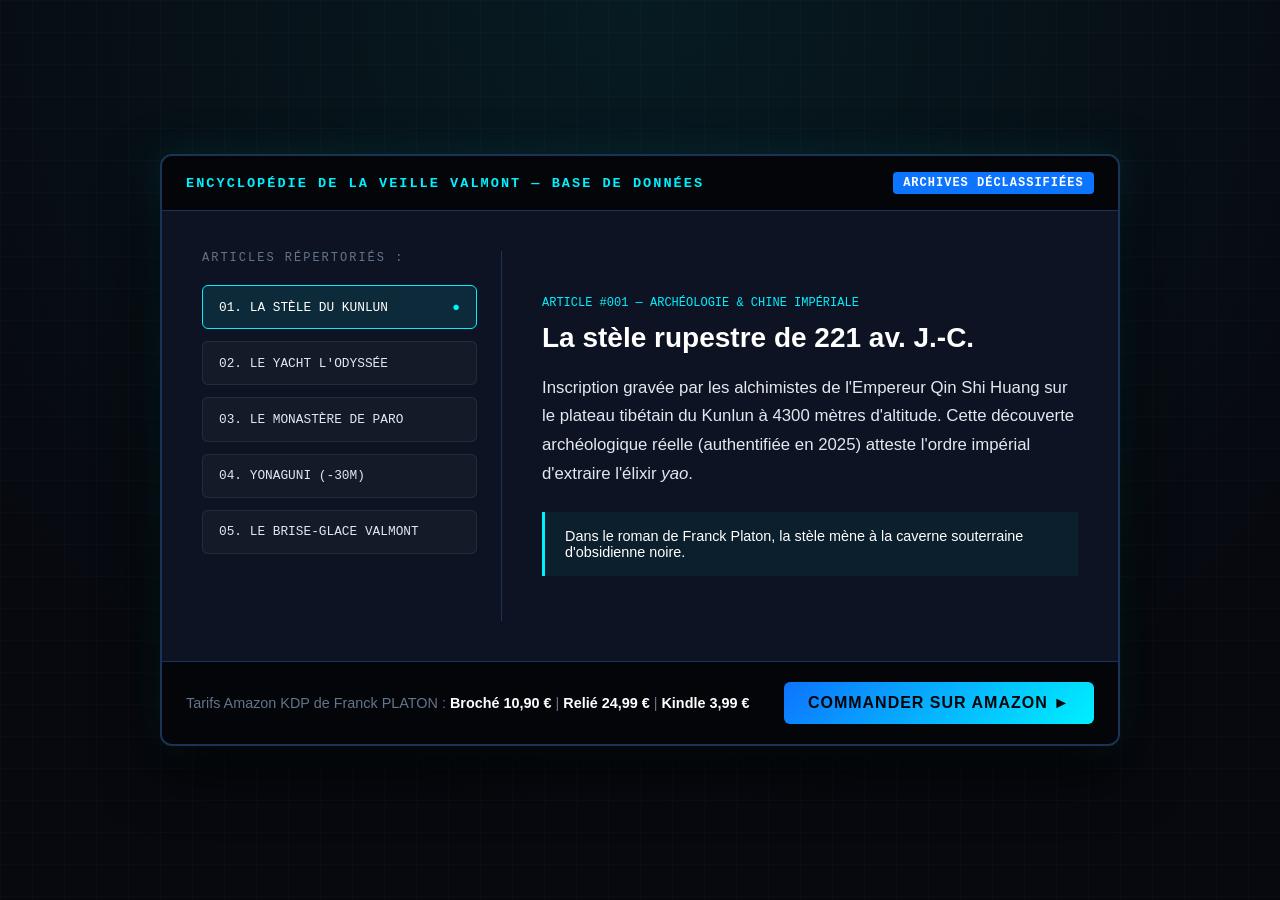
<file: pack_aplus_promotion/30_experience_interactive_base_donnees_kdp/index.html>
<!DOCTYPE html>
<html lang="fr">
<head>
  <meta charset="UTF-8">
  <meta name="viewport" content="width=device-width, initial-scale=1.0">
  <title>ENCYCLOPÉDIE DE LA VEILLE VALMONT — BASE DE DONNÉES KDP</title>
  <style>
    :root {
      --bg-dark: #07090F;
      --card-bg: #0D1322;
      --border-blue: #1C3358;
      --cyan-neon: #00F0FF;
      --blue-accent: #0D74FF;
      --amber-warn: #D97706;
      --red-alert: #DC2626;
      --text-main: #E2E8F0;
      --text-dim: #64748B;
      --font-mono: 'Courier New', Courier, monospace;
      --font-sans: -apple-system, BlinkMacSystemFont, 'Segoe UI', Roboto, sans-serif;
    }

    * { margin: 0; padding: 0; box-sizing: border-box; }

    body {
      background-color: var(--bg-dark);
      color: var(--text-main);
      font-family: var(--font-sans);
      min-height: 100vh;
      display: flex;
      flex-direction: column;
      align-items: center;
      justify-content: center;
      padding: 1.5rem;
      background-image: 
        radial-gradient(circle at 50% 0%, rgba(0, 240, 255, 0.08) 0%, transparent 75%),
        linear-gradient(rgba(255,255,255,0.015) 1px, transparent 1px),
        linear-gradient(90deg, rgba(255,255,255,0.015) 1px, transparent 1px);
      background-size: 100% 100%, 32px 32px, 32px 32px;
    }

    .enc-container {
      width: 100%;
      max-width: 960px;
      background: var(--card-bg);
      border: 2px solid var(--border-blue);
      border-radius: 12px;
      box-shadow: 0 25px 60px rgba(0, 0, 0, 0.85), 0 0 35px rgba(0, 240, 255, 0.12);
      overflow: hidden;
    }

    .enc-header {
      background: #030509;
      border-bottom: 1px solid var(--border-blue);
      padding: 1rem 1.5rem;
      display: flex;
      justify-content: space-between;
      align-items: center;
    }

    .enc-title {
      font-family: var(--font-mono);
      font-size: 0.85rem;
      color: var(--cyan-neon);
      letter-spacing: 2px;
      font-weight: bold;
    }

    .status-badge {
      font-family: var(--font-mono);
      font-size: 0.75rem;
      font-weight: 700;
      color: #FFFFFF;
      background: var(--blue-accent);
      padding: 0.25rem 0.65rem;
      border-radius: 4px;
      letter-spacing: 1px;
    }

    .enc-body {
      padding: 2.5rem;
      display: grid;
      grid-template-columns: 300px 1fr;
      gap: 2.5rem;
      min-height: 450px;
    }

    .entries-nav {
      display: flex;
      flex-direction: column;
      gap: 0.75rem;
      border-right: 1px solid var(--border-blue);
      padding-right: 1.5rem;
    }

    .nav-label {
      font-family: var(--font-mono);
      font-size: 0.75rem;
      color: var(--text-dim);
      letter-spacing: 2px;
      margin-bottom: 0.5rem;
      display: block;
    }

    .entry-btn {
      width: 100%;
      text-align: left;
      background: rgba(255, 255, 255, 0.03);
      border: 1px solid rgba(255, 255, 255, 0.08);
      color: var(--text-main);
      padding: 0.85rem 1rem;
      border-radius: 6px;
      cursor: pointer;
      font-family: var(--font-mono);
      font-size: 0.8rem;
      transition: all 0.2s ease;
      display: flex;
      justify-content: space-between;
      align-items: center;
    }

    .entry-btn:hover, .entry-btn.active {
      background: rgba(0, 240, 255, 0.1);
      border-color: var(--cyan-neon);
      color: #FFFFFF;
    }

    .entry-btn.active::after {
      content: "●";
      color: var(--cyan-neon);
    }

    .enc-content {
      display: flex;
      flex-direction: column;
      justify-content: center;
    }

    .enc-panel {
      display: none;
      animation: fadeIn 0.3s ease forwards;
    }

    .enc-panel.active { display: block; }

    .panel-meta {
      font-family: var(--font-mono);
      font-size: 0.75rem;
      color: var(--cyan-neon);
      margin-bottom: 0.75rem;
      display: block;
    }

    .panel-title {
      font-size: 1.75rem;
      color: #FFFFFF;
      margin-bottom: 1.25rem;
    }

    .panel-desc {
      font-size: 1.05rem;
      line-height: 1.7;
      color: var(--text-main);
      margin-bottom: 1.5rem;
    }

    .lore-box {
      background: rgba(0, 240, 255, 0.05);
      border-left: 3px solid var(--cyan-neon);
      padding: 1rem 1.25rem;
      font-size: 0.9rem;
      color: #FFFFFF;
    }

    .cta-footer {
      background: #030509;
      border-top: 1px solid var(--border-blue);
      padding: 1.25rem 1.5rem;
      display: flex;
      justify-content: space-between;
      align-items: center;
      flex-wrap: wrap;
      gap: 1rem;
    }

    .pricing-text {
      font-size: 0.9rem;
      color: var(--text-dim);
    }

    .pricing-text strong { color: #FFFFFF; }

    .btn-amazon {
      background: linear-gradient(135deg, var(--blue-accent), var(--cyan-neon));
      color: #030509;
      font-weight: 700;
      text-transform: uppercase;
      letter-spacing: 1px;
      padding: 0.75rem 1.5rem;
      border-radius: 6px;
      text-decoration: none;
      display: inline-block;
      transition: all 0.25s ease;
    }

    .btn-amazon:hover {
      transform: translateY(-2px);
      box-shadow: 0 8px 25px rgba(0, 240, 255, 0.3);
    }

    @keyframes fadeIn {
      from { opacity: 0; }
      to { opacity: 1; }
    }

    @media (max-width: 768px) {
      .enc-body { grid-template-columns: 1fr; }
      .entries-nav { border-right: none; border-bottom: 1px solid var(--border-blue); padding-right: 0; padding-bottom: 1.5rem; }
    }
  </style>
</head>
<body>

  <div class="enc-container">
    <header class="enc-header">
      <span class="enc-title">ENCYCLOPÉDIE DE LA VEILLE VALMONT — BASE DE DONNÉES</span>
      <span class="status-badge">ARCHIVES DÉCLASSIFIÉES</span>
    </header>

    <div class="enc-body">
      <aside class="entries-nav" aria-label="Sélection des articles encyclopédiques">
        <span class="nav-label">ARTICLES RÉPERTORIÉS :</span>
        <button class="entry-btn active" data-target="item-1">01. LA STÈLE DU KUNLUN</button>
        <button class="entry-btn" data-target="item-2">02. LE YACHT L'ODYSSÉE</button>
        <button class="entry-btn" data-target="item-3">03. LE MONASTÈRE DE PARO</button>
        <button class="entry-btn" data-target="item-4">04. YONAGUNI (-30M)</button>
        <button class="entry-btn" data-target="item-5">05. LE BRISE-GLACE VALMONT</button>
      </aside>

      <main class="enc-content">
        <!-- ITEM 1 -->
        <div class="enc-panel active" id="item-1">
          <span class="panel-meta">ARTICLE #001 — ARCHÉOLOGIE & CHINE IMPÉRIALE</span>
          <h2 class="panel-title">La stèle rupestre de 221 av. J.-C.</h2>
          <p class="panel-desc">
            Inscription gravée par les alchimistes de l'Empereur Qin Shi Huang sur le plateau tibétain du Kunlun à 4300 mètres d'altitude. Cette découverte archéologique réelle (authentifiée en 2025) atteste l'ordre impérial d'extraire l'élixir <em>yao</em>.
          </p>
          <div class="lore-box">
            Dans le roman de Franck Platon, la stèle mène à la caverne souterraine d'obsidienne noire.
          </div>
        </div>

        <!-- ITEM 2 -->
        <div class="enc-panel" id="item-2">
          <span class="panel-meta">ARTICLE #002 — TECHNOLOGIE & HUIS CLOS MARITIME</span>
          <h2 class="panel-title">Le superyacht L'Odyssée</h2>
          <p class="panel-desc">
            Navire océanographique de 118 mètres appartenant à Julian Sterling. Il héberge le laboratoire clinique de pointe où le Dr Léo Valmont séquence l'ADN antique et réalise l'autoréparation infinie des télomères.
          </p>
          <div class="lore-box">
            Théâtre d'un huis clos oppressant entre Léo, Samira Belkacem et les milices privées de Sterling.
          </div>
        </div>

        <!-- ITEM 3 -->
        <div class="enc-panel" id="item-3">
          <span class="panel-meta">ARTICLE #003 — GÉOPOLITIQUE & RENSEIGNEMENT</span>
          <h2 class="panel-title">Le monastère de Paro au Bhoutan</h2>
          <p class="panel-desc">
            Forteresse retranchée sur une falaise himalayenne où les moines subissent la rémanence sonore du minerai d'obsidienne. C'est ici que s'opère le pacte d'espionnage avec la générale russe Anja Petrova (Projet Kochei / Niveau Cosmos).
          </p>
          <div class="lore-box">
            Le point de bascule géopolitique où Moscou et l'Occident décident d'enterrer l'affaire.
          </div>
        </div>

        <!-- ITEM 4 -->
        <div class="enc-panel" id="item-4">
          <span class="panel-meta">ARTICLE #004 — ARCHÉOLOGIE SOUS-MARINE & CLIMAX</span>
          <h2 class="panel-title">La Cité Engloutie de Yonaguni</h2>
          <p class="panel-desc">
            Monument monolithique submergé par 30 mètres de fond dans l'archipel des îles Ryukyu au Japon. Cette énigme archéologique réelle abrite la seconde faille bioluminescente du parasite primordial.
          </p>
          <div class="lore-box">
            Lieu de l'apothéose de Julian Sterling et du sacrifice génétique du Dr Léo Valmont.
          </div>
        </div>

        <!-- ITEM 5 -->
        <div class="enc-panel" id="item-5">
          <span class="panel-meta">ARTICLE #005 — SURVEILLANCE POLAIRE & ÉPILOGUE</span>
          <h2 class="panel-title">Le brise-glace Le Valmont</h2>
          <p class="panel-desc">
            Navire de recherche rouge et noir armé par Samira Belkacem (« La Dompteuse d'Ombres ») en Antarctique pour surveiller perpétuellement l'oasis géothermique de Vostok après la mort de Léo à Genève à 26 ans.
          </p>
          <div class="lore-box">
            C'est sur sa passerelle que retentit le cliffhanger du général russe : <em>« Il n'y en avait pas qu'une. »</em>
          </div>
        </div>
      </main>
    </div>

    <footer class="cta-footer">
      <div class="pricing-text">
        Tarifs Amazon KDP de Franck PLATON : <strong>Broché 10,90 €</strong> | <strong>Relié 24,99 €</strong> | <strong>Kindle 3,99 €</strong>
      </div>
      <a href="https://amzn.eu/d/04xCrOHY" target="_blank" rel="noopener noreferrer" class="btn-amazon">
        COMMANDER SUR AMAZON ►
      </a>
    </footer>
  </div>

  <script>
    const btns = document.querySelectorAll('.entry-btn');
    const panels = document.querySelectorAll('.enc-panel');

    btns.forEach(btn => {
      btn.addEventListener('click', () => {
        const target = btn.getAttribute('data-target');
        btns.forEach(b => b.classList.remove('active'));
        panels.forEach(p => p.classList.remove('active'));
        btn.classList.add('active');
        const activePanel = document.getElementById(target);
        if (activePanel) activePanel.classList.add('active');
      });
    });
  </script>
</body>
</html>
</file>
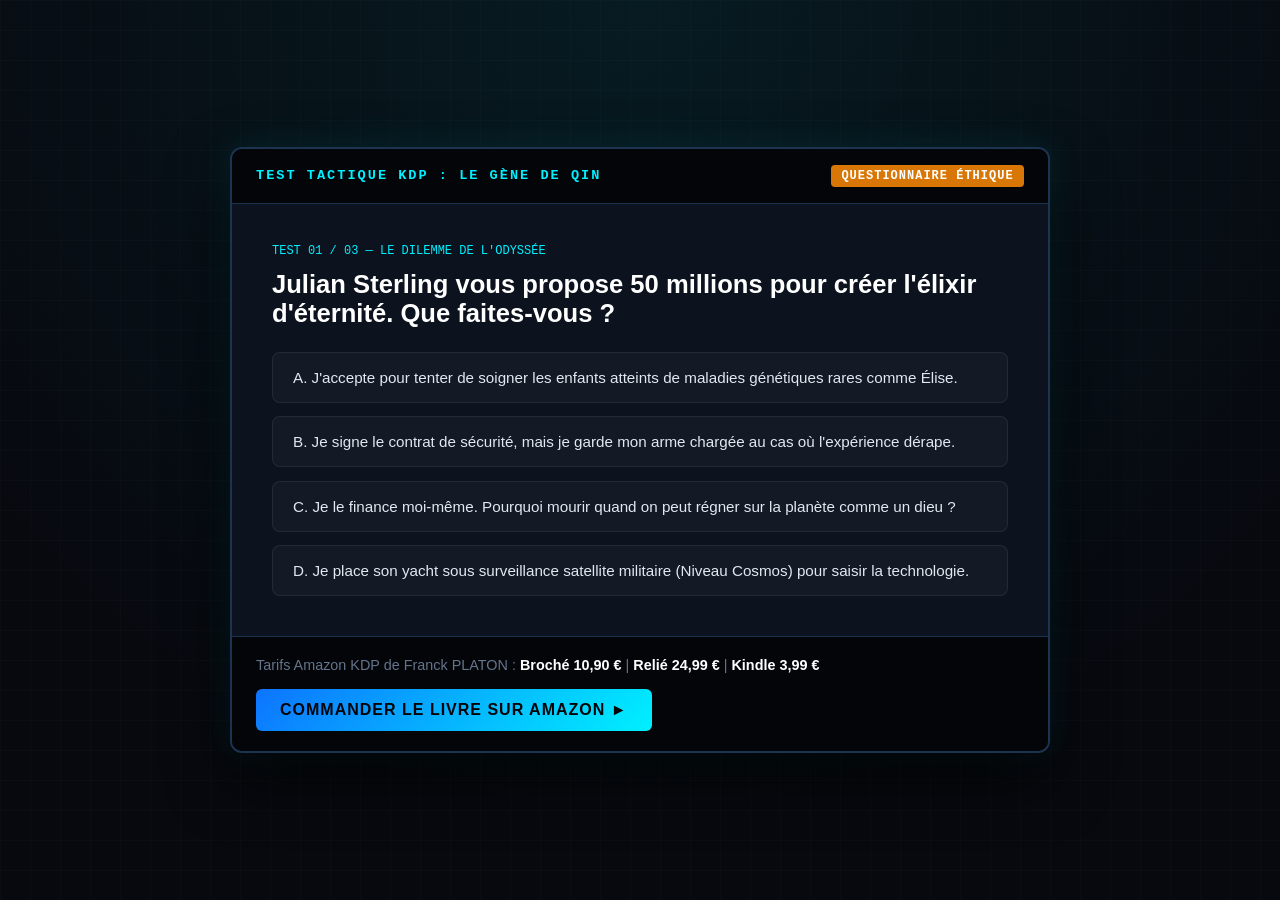
<file: pack_aplus_promotion/34_experience_interactive_quiz_immortalite/index.html>
<!DOCTYPE html>
<html lang="fr">
<head>
  <meta charset="UTF-8">
  <meta name="viewport" content="width=device-width, initial-scale=1.0">
  <title>TEST DE PROFIL TACTIQUE : QUEL HÉROS ÊTES-VOUS ? | LE GÈNE DE QIN</title>
  <style>
    :root {
      --bg-dark: #07090F;
      --term-bg: #0C121E;
      --border-blue: #1C3352;
      --cyan-neon: #00F0FF;
      --blue-accent: #0D74FF;
      --amber-warn: #D97706;
      --red-alert: #DC2626;
      --text-main: #E2E8F0;
      --text-dim: #64748B;
      --font-mono: 'Courier New', Courier, monospace;
      --font-sans: -apple-system, BlinkMacSystemFont, 'Segoe UI', Roboto, sans-serif;
    }

    * { margin: 0; padding: 0; box-sizing: border-box; }

    body {
      background-color: var(--bg-dark);
      color: var(--text-main);
      font-family: var(--font-sans);
      min-height: 100vh;
      display: flex;
      flex-direction: column;
      align-items: center;
      justify-content: center;
      padding: 1.5rem;
      background-image: 
        radial-gradient(circle at 50% 0%, rgba(0, 240, 255, 0.08) 0%, transparent 75%),
        linear-gradient(rgba(255,255,255,0.015) 1px, transparent 1px),
        linear-gradient(90deg, rgba(255,255,255,0.015) 1px, transparent 1px);
      background-size: 100% 100%, 30px 30px, 30px 30px;
    }

    .quiz-container {
      width: 100%;
      max-width: 820px;
      background: var(--term-bg);
      border: 2px solid var(--border-blue);
      border-radius: 12px;
      box-shadow: 0 25px 60px rgba(0, 0, 0, 0.8), 0 0 35px rgba(0, 240, 255, 0.12);
      overflow: hidden;
    }

    .quiz-header {
      background: #030509;
      border-bottom: 1px solid var(--border-blue);
      padding: 1rem 1.5rem;
      display: flex;
      justify-content: space-between;
      align-items: center;
    }

    .quiz-title {
      font-family: var(--font-mono);
      font-size: 0.85rem;
      color: var(--cyan-neon);
      letter-spacing: 2px;
      font-weight: bold;
    }

    .status-badge {
      font-family: var(--font-mono);
      font-size: 0.75rem;
      font-weight: 700;
      color: #FFFFFF;
      background: var(--amber-warn);
      padding: 0.25rem 0.65rem;
      border-radius: 4px;
      letter-spacing: 1px;
    }

    .quiz-body {
      padding: 2.5rem;
      min-height: 380px;
      display: flex;
      flex-direction: column;
      justify-content: center;
    }

    .question-step {
      display: none;
      animation: fadeIn 0.3s ease forwards;
    }

    .question-step.active { display: block; }

    .q-meta {
      font-family: var(--font-mono);
      font-size: 0.75rem;
      color: var(--cyan-neon);
      margin-bottom: 0.75rem;
      display: block;
    }

    .q-title {
      font-size: 1.6rem;
      color: #FFFFFF;
      margin-bottom: 1.5rem;
    }

    .options-grid {
      display: flex;
      flex-direction: column;
      gap: 0.85rem;
    }

    .opt-btn {
      width: 100%;
      text-align: left;
      background: rgba(255, 255, 255, 0.03);
      border: 1px solid rgba(255, 255, 255, 0.08);
      color: var(--text-main);
      padding: 1rem 1.25rem;
      border-radius: 8px;
      cursor: pointer;
      font-size: 0.95rem;
      transition: all 0.2s ease;
    }

    .opt-btn:hover {
      background: rgba(0, 240, 255, 0.1);
      border-color: var(--cyan-neon);
      color: #FFFFFF;
      transform: translateX(4px);
    }

    .result-box {
      text-align: center;
      display: none;
      animation: fadeIn 0.4s ease forwards;
    }

    .result-box.active { display: block; }

    .res-badge {
      font-family: var(--font-mono);
      font-size: 0.85rem;
      color: var(--cyan-neon);
      margin-bottom: 0.5rem;
      display: block;
    }

    .res-title {
      font-size: 2.25rem;
      color: #FFFFFF;
      margin-bottom: 1rem;
    }

    .res-desc {
      font-size: 1.1rem;
      color: var(--text-main);
      line-height: 1.7;
      max-width: 620px;
      margin: 0 auto 2rem auto;
    }

    .btn-reset {
      background: transparent;
      border: 1px solid var(--text-dim);
      color: var(--text-dim);
      font-size: 0.8rem;
      padding: 0.6rem 1.25rem;
      border-radius: 6px;
      cursor: pointer;
    }

    .cta-footer {
      background: #030509;
      border-top: 1px solid var(--border-blue);
      padding: 1.25rem 1.5rem;
      display: flex;
      justify-content: space-between;
      align-items: center;
      flex-wrap: wrap;
      gap: 1rem;
    }

    .pricing-text {
      font-size: 0.9rem;
      color: var(--text-dim);
    }

    .pricing-text strong { color: #FFFFFF; }

    .btn-amazon {
      background: linear-gradient(135deg, var(--blue-accent), var(--cyan-neon));
      color: #030509;
      font-weight: 700;
      text-transform: uppercase;
      letter-spacing: 1px;
      padding: 0.75rem 1.5rem;
      border-radius: 6px;
      text-decoration: none;
      display: inline-block;
      transition: all 0.25s ease;
    }

    .btn-amazon:hover {
      transform: translateY(-2px);
      box-shadow: 0 8px 25px rgba(0, 240, 255, 0.3);
    }

    @keyframes fadeIn {
      from { opacity: 0; }
      to { opacity: 1; }
    }
  </style>
</head>
<body>

  <div class="quiz-container">
    <header class="quiz-header">
      <span class="quiz-title">TEST TACTIQUE KDP : LE GÈNE DE QIN</span>
      <span class="status-badge">QUESTIONNAIRE ÉTHIQUE</span>
    </header>

    <div class="quiz-body">
      <!-- Q1 -->
      <div class="question-step active" id="q-1">
        <span class="q-meta">TEST 01 / 03 — LE DILEMME DE L'ODYSSÉE</span>
        <h2 class="q-title">Julian Sterling vous propose 50 millions pour créer l'élixir d'éternité. Que faites-vous ?</h2>
        <div class="options-grid">
          <button class="opt-btn" data-val="leo">A. J'accepte pour tenter de soigner les enfants atteints de maladies génétiques rares comme Élise.</button>
          <button class="opt-btn" data-val="sam">B. Je signe le contrat de sécurité, mais je garde mon arme chargée au cas où l'expérience dérape.</button>
          <button class="opt-btn" data-val="sterling">C. Je le finance moi-même. Pourquoi mourir quand on peut régner sur la planète comme un dieu ?</button>
          <button class="opt-btn" data-val="anja">D. Je place son yacht sous surveillance satellite militaire (Niveau Cosmos) pour saisir la technologie.</button>
        </div>
      </div>

      <!-- Q2 -->
      <div class="question-step" id="q-2">
        <span class="q-meta">TEST 02 / 03 — LA DÉCOUVERTE DU PARASITE</span>
        <h2 class="q-title">Vous découvrez que l'élixir d'obsidienne autorépare les cellules mais transforme l'humain en incubateur.</h2>
        <div class="options-grid">
          <button class="opt-btn" data-val="leo">A. Je prépare immédiatement un sérum virale d'anticorps pour détruire la souche au risque de ma vie.</button>
          <button class="opt-btn" data-val="sam">B. Je dresse un périmètre de défense armé pour exfiltrer le laboratoire et protéger Léo.</button>
          <button class="opt-btn" data-val="sterling">C. Je m'injecte la dose. L'évolution exige des sacrifices et je serai le premier humain éternel.</button>
          <button class="opt-btn" data-val="anja">D. Je coopère tacitement avec mes adversaires pour effacer le dossier des serveurs d'État pour un siècle.</button>
        </div>
      </div>

      <!-- Q3 -->
      <div class="question-step" id="q-3">
        <span class="q-meta">TEST 03 / 03 — L'EPILOGUE EN ANTARCTIQUE</span>
        <h2 class="q-title">Le message crypté tombe sur votre radio : « Il n'y en avait pas qu'une. » Votre réaction ?</h2>
        <div class="options-grid">
          <button class="opt-btn" data-val="leo">A. Je lègue toute ma fortune pour que d'autres veillent après moi. Ce qui compte, c'est l'intensité.</button>
          <button class="opt-btn" data-val="sam">B. J'arme mon brise-glace Le Valmont et j'établis un poste de garde perpétuelle dans l'enfer blanc.</button>
          <button class="opt-btn" data-val="sterling">C. Je pars à la recherche des autres couveuses primordiales pour accomplir mon apothéose.</button>
          <button class="opt-btn" data-val="anja">D. Je lance le protocole de désinformation mondiale pour éviter la panique des populations.</button>
        </div>
      </div>

      <!-- RESULTS -->
      <div class="result-box" id="result-box">
        <span class="res-badge" id="res-badge">VOTRE PROFIL PSYCHOLOGIQUE :</span>
        <h2 class="res-title" id="res-title">LE GÉNÉTICIEN IDÉALISTE</h2>
        <p class="res-desc" id="res-desc">
          Vous êtes à l'image du <strong>Dr Léo Valmont</strong> : l'empathie, l'éthique et la vérité clinique guident chacun de vos choix. Vous refusez de vendre l'humanité pour une éternité sans âme.
        </p>
        <button class="btn-reset" id="btn-restart">↻ RECOMMENCER LE TEST</button>
      </div>
    </div>

    <footer class="cta-footer">
      <div class="pricing-text">
        Tarifs Amazon KDP de Franck PLATON : <strong>Broché 10,90 €</strong> | <strong>Relié 24,99 €</strong> | <strong>Kindle 3,99 €</strong>
      </div>
      <a href="https://amzn.eu/d/04xCrOHY" target="_blank" rel="noopener noreferrer" class="btn-amazon">
        COMMANDER LE LIVRE SUR AMAZON ►
      </a>
    </footer>
  </div>

  <script>
    const steps = [
      document.getElementById('q-1'),
      document.getElementById('q-2'),
      document.getElementById('q-3')
    ];
    const resBox = document.getElementById('result-box');
    const resTitle = document.getElementById('res-title');
    const resDesc = document.getElementById('res-desc');
    
    let scores = { leo: 0, sam: 0, sterling: 0, anja: 0 };
    let currentStep = 0;

    document.querySelectorAll('.opt-btn').forEach(btn => {
      btn.addEventListener('click', () => {
        const val = btn.getAttribute('data-val');
        if (scores[val] !== undefined) scores[val]++;

        steps[currentStep].classList.remove('active');
        currentStep++;

        if (currentStep < steps.length) {
          steps[currentStep].classList.add('active');
        } else {
          showResult();
        }
      });
    });

    function showResult() {
      let winner = 'leo';
      let max = -1;
      for (let key in scores) {
        if (scores[key] > max) {
          max = scores[key];
          winner = key;
        }
      }

      const profiles = {
        leo: {
          title: "LE GÉNÉTICIEN IDÉALISTE (DR LÉO VALMONT)",
          desc: "L'empathie, l'éthique et la vérité clinique guident chacun de vos choix. Face au piège de l'immortalité de Sterling, vous êtes prêt au sacrifice ultime pour que la vie garde son prix sacré : « Ce n'est pas la durée qui compte. C'est l'intensité. »"
        },
        sam: {
          title: "LA GARDIENNE DU SILENCE (SAMIRA BELKACEM)",
          desc: "La loyauté martiale, le réalisme tactique et la protection des faibles forgent votre identité. Ancienne mercenaire cynique, vous devenez le rempart inébranlable de Léo en fondant « La Veille Valmont » en Antarctique."
        },
        sterling: {
          title: "L'ARCHITECTE TRANSHUMANISTE (JULIAN STERLING)",
          desc: "L'ambition, l'innovation suprême et la volonté de puissance absolue vous animent. Pour vous, l'évolution ne doit plus attendre la nature : « Pourquoi mourir quand on peut posséder la Terre ? »"
        },
        anja: {
          title: "L'AGENT DU SECRET D'ÉTAT (GÉNÉRAL ANJA PETROVA)",
          desc: "Le pragmatisme géopolitique, le renseignement souverain et le sens de l'État sont vos priorités. Responsable du Projet Kochei sous classification Niveau Cosmos, vous savez qu'un ennemi commun exige d'anciens alliés."
        }
      };

      resTitle.textContent = profiles[winner].title;
      resDesc.innerHTML = profiles[winner].desc;
      resBox.classList.add('active');
    }

    document.getElementById('btn-restart').addEventListener('click', () => {
      resBox.classList.remove('active');
      scores = { leo: 0, sam: 0, sterling: 0, anja: 0 };
      currentStep = 0;
      steps[0].classList.add('active');
    });
  </script>
</body>
</html>
</file>
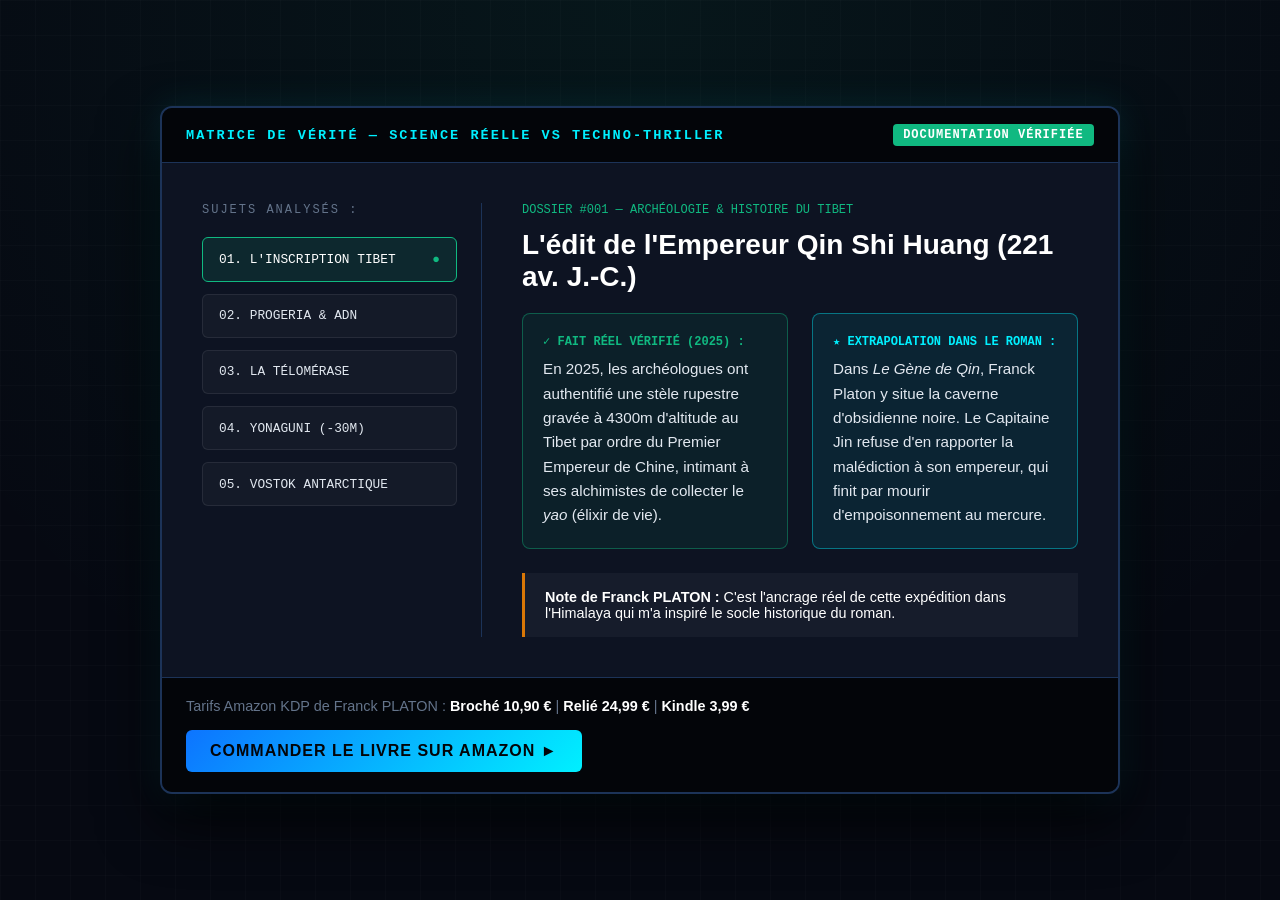
<file: pack_aplus_promotion/38_experience_interactive_matrice_realite/index.html>
<!DOCTYPE html>
<html lang="fr">
<head>
  <meta charset="UTF-8">
  <meta name="viewport" content="width=device-width, initial-scale=1.0">
  <title>MATRICE DE VÉRITÉ : SCIENCE VS FICTION | LE GÈNE DE QIN</title>
  <style>
    :root {
      --bg-dark: #060912;
      --card-bg: #0D1322;
      --border-blue: #1C3358;
      --cyan-neon: #00F0FF;
      --blue-accent: #0D74FF;
      --amber-warn: #D97706;
      --green-fact: #10B981;
      --text-main: #E2E8F0;
      --text-dim: #64748B;
      --font-mono: 'Courier New', Courier, monospace;
      --font-sans: -apple-system, BlinkMacSystemFont, 'Segoe UI', Roboto, sans-serif;
    }

    * { margin: 0; padding: 0; box-sizing: border-box; }

    body {
      background-color: var(--bg-dark);
      color: var(--text-main);
      font-family: var(--font-sans);
      min-height: 100vh;
      display: flex;
      flex-direction: column;
      align-items: center;
      justify-content: center;
      padding: 1.5rem;
      background-image: 
        radial-gradient(circle at 50% 0%, rgba(16, 185, 129, 0.08) 0%, transparent 75%),
        linear-gradient(rgba(255,255,255,0.015) 1px, transparent 1px),
        linear-gradient(90deg, rgba(255,255,255,0.015) 1px, transparent 1px);
      background-size: 100% 100%, 35px 35px, 35px 35px;
    }

    .matrix-container {
      width: 100%;
      max-width: 960px;
      background: var(--card-bg);
      border: 2px solid var(--border-blue);
      border-radius: 12px;
      box-shadow: 0 25px 60px rgba(0, 0, 0, 0.85), 0 0 35px rgba(0, 240, 255, 0.12);
      overflow: hidden;
    }

    .matrix-header {
      background: #030509;
      border-bottom: 1px solid var(--border-blue);
      padding: 1rem 1.5rem;
      display: flex;
      justify-content: space-between;
      align-items: center;
    }

    .matrix-title {
      font-family: var(--font-mono);
      font-size: 0.85rem;
      color: var(--cyan-neon);
      letter-spacing: 2px;
      font-weight: bold;
    }

    .status-badge {
      font-family: var(--font-mono);
      font-size: 0.75rem;
      font-weight: 700;
      color: #FFFFFF;
      background: var(--green-fact);
      padding: 0.25rem 0.65rem;
      border-radius: 4px;
      letter-spacing: 1px;
    }

    .matrix-body {
      padding: 2.5rem;
      display: grid;
      grid-template-columns: 280px 1fr;
      gap: 2.5rem;
      min-height: 460px;
    }

    .topics-nav {
      display: flex;
      flex-direction: column;
      gap: 0.75rem;
      border-right: 1px solid var(--border-blue);
      padding-right: 1.5rem;
    }

    .nav-label {
      font-family: var(--font-mono);
      font-size: 0.75rem;
      color: var(--text-dim);
      letter-spacing: 2px;
      margin-bottom: 0.5rem;
      display: block;
    }

    .topic-btn {
      width: 100%;
      text-align: left;
      background: rgba(255, 255, 255, 0.03);
      border: 1px solid rgba(255, 255, 255, 0.08);
      color: var(--text-main);
      padding: 0.85rem 1rem;
      border-radius: 6px;
      cursor: pointer;
      font-family: var(--font-mono);
      font-size: 0.8rem;
      transition: all 0.2s ease;
      display: flex;
      justify-content: space-between;
      align-items: center;
    }

    .topic-btn:hover, .topic-btn.active {
      background: rgba(16, 185, 129, 0.12);
      border-color: var(--green-fact);
      color: #FFFFFF;
    }

    .topic-btn.active::after {
      content: "●";
      color: var(--green-fact);
    }

    .matrix-content {
      display: flex;
      flex-direction: column;
      justify-content: center;
    }

    .matrix-panel {
      display: none;
      animation: fadeIn 0.3s ease forwards;
    }

    .matrix-panel.active { display: block; }

    .panel-meta {
      font-family: var(--font-mono);
      font-size: 0.75rem;
      color: var(--green-fact);
      margin-bottom: 0.75rem;
      display: block;
    }

    .panel-title {
      font-size: 1.75rem;
      color: #FFFFFF;
      margin-bottom: 1.25rem;
    }

    .comparison-grid {
      display: grid;
      grid-template-columns: 1fr 1fr;
      gap: 1.5rem;
      margin-bottom: 1.5rem;
    }

    .fact-card {
      background: rgba(16, 185, 129, 0.08);
      border: 1px solid rgba(16, 185, 129, 0.4);
      border-radius: 8px;
      padding: 1.25rem;
    }

    .fiction-card {
      background: rgba(0, 240, 255, 0.08);
      border: 1px solid rgba(0, 240, 255, 0.4);
      border-radius: 8px;
      padding: 1.25rem;
    }

    .card-label {
      font-family: var(--font-mono);
      font-size: 0.75rem;
      font-weight: bold;
      margin-bottom: 0.5rem;
      display: block;
    }

    .fact-card .card-label { color: var(--green-fact); }
    .fiction-card .card-label { color: var(--cyan-neon); }

    .card-text {
      font-size: 0.95rem;
      line-height: 1.6;
      color: var(--text-main);
    }

    .author-note {
      background: rgba(255, 255, 255, 0.04);
      border-left: 3px solid var(--amber-warn);
      padding: 1rem 1.25rem;
      font-size: 0.9rem;
      color: #FFFFFF;
    }

    .cta-footer {
      background: #030509;
      border-top: 1px solid var(--border-blue);
      padding: 1.25rem 1.5rem;
      display: flex;
      justify-content: space-between;
      align-items: center;
      flex-wrap: wrap;
      gap: 1rem;
    }

    .pricing-text {
      font-size: 0.9rem;
      color: var(--text-dim);
    }

    .pricing-text strong { color: #FFFFFF; }

    .btn-amazon {
      background: linear-gradient(135deg, var(--blue-accent), var(--cyan-neon));
      color: #030509;
      font-weight: 700;
      text-transform: uppercase;
      letter-spacing: 1px;
      padding: 0.75rem 1.5rem;
      border-radius: 6px;
      text-decoration: none;
      display: inline-block;
      transition: all 0.25s ease;
    }

    .btn-amazon:hover {
      transform: translateY(-2px);
      box-shadow: 0 8px 25px rgba(0, 240, 255, 0.3);
    }

    @keyframes fadeIn {
      from { opacity: 0; }
      to { opacity: 1; }
    }

    @media (max-width: 768px) {
      .matrix-body { grid-template-columns: 1fr; }
      .comparison-grid { grid-template-columns: 1fr; }
      .topics-nav { border-right: none; border-bottom: 1px solid var(--border-blue); padding-right: 0; padding-bottom: 1.5rem; }
    }
  </style>
</head>
<body>

  <div class="matrix-container">
    <header class="matrix-header">
      <span class="matrix-title">MATRICE DE VÉRITÉ — SCIENCE RÉELLE VS TECHNO-THRILLER</span>
      <span class="status-badge">DOCUMENTATION VÉRIFIÉE</span>
    </header>

    <div class="matrix-body">
      <aside class="topics-nav" aria-label="Sélection des dossiers scientifiques">
        <span class="nav-label">SUJETS ANALYSÉS :</span>
        <button class="topic-btn active" data-target="top-1">01. L'INSCRIPTION TIBET</button>
        <button class="topic-btn" data-target="top-2">02. PROGERIA & ADN</button>
        <button class="topic-btn" data-target="top-3">03. LA TÉLOMÉRASE</button>
        <button class="topic-btn" data-target="top-4">04. YONAGUNI (-30M)</button>
        <button class="topic-btn" data-target="top-5">05. VOSTOK ANTARCTIQUE</button>
      </aside>

      <main class="matrix-content">
        <!-- TOP 1 -->
        <div class="matrix-panel active" id="top-1">
          <span class="panel-meta">DOSSIER #001 — ARCHÉOLOGIE & HISTOIRE DU TIBET</span>
          <h2 class="panel-title">L'édit de l'Empereur Qin Shi Huang (221 av. J.-C.)</h2>
          <div class="comparison-grid">
            <div class="fact-card">
              <span class="card-label">✓ FAIT RÉEL VÉRIFIÉ (2025) :</span>
              <p class="card-text">
                En 2025, les archéologues ont authentifié une stèle rupestre gravée à 4300m d'altitude au Tibet par ordre du Premier Empereur de Chine, intimant à ses alchimistes de collecter le <em>yao</em> (élixir de vie).
              </p>
            </div>
            <div class="fiction-card">
              <span class="card-label">★ EXTRAPOLATION DANS LE ROMAN :</span>
              <p class="card-text">
                Dans <em>Le Gène de Qin</em>, Franck Platon y situe la caverne d'obsidienne noire. Le Capitaine Jin refuse d'en rapporter la malédiction à son empereur, qui finit par mourir d'empoisonnement au mercure.
              </p>
            </div>
          </div>
          <div class="author-note">
            <strong>Note de Franck PLATON :</strong> C'est l'ancrage réel de cette expédition dans l'Himalaya qui m'a inspiré le socle historique du roman.
          </div>
        </div>

        <!-- TOP 2 -->
        <div class="matrix-panel" id="top-2">
          <span class="panel-meta">DOSSIER #002 — GÉNÉTIQUE CLINIQUE & PATHOLOGIE</span>
          <h2 class="panel-title">Le syndrome de Hutchinson-Gilford (Progeria)</h2>
          <div class="comparison-grid">
            <div class="fact-card">
              <span class="card-label">✓ FAIT RÉEL VÉRIFIÉ (2026) :</span>
              <p class="card-text">
                La progeria est une maladie génétique rarissime causée par une mutation du gène LMNA, accélérant le raccourcissement des télomères (vieillissement de 8 à 10 ans pour 1 an biologique).
              </p>
            </div>
            <div class="fiction-card">
              <span class="card-label">★ EXTRAPOLATION DANS LE ROMAN :</span>
              <p class="card-text">
                Élise Valmont en est morte à 13 ans, motivant son frère Léo à devenir généticien. Il découvre que l'obsidienne tibétaine inverse ce processus, mais par une hybridation parasitaire.
              </p>
            </div>
          </div>
          <div class="author-note">
            <strong>Intrigue médicale :</strong> Le combat éthique de Léo est au cœur de chaque chapitre.
          </div>
        </div>

        <!-- TOP 3 -->
        <div class="matrix-panel" id="top-3">
          <span class="panel-meta">DOSSIER #003 — BIOLOGIE MOLÉCULAIRE</span>
          <h2 class="panel-title">L'enzyme de télomérase et l'immortalité</h2>
          <div class="comparison-grid">
            <div class="fact-card">
              <span class="card-label">✓ FAIT RÉEL VÉRIFIÉ (2026) :</span>
              <p class="card-text">
                La télomérase autorépare les extrémités des chromosomes dans certaines cellules. La recherche en longévité cherche à l'activer pour lutter contre la sénescence tissulaire.
              </p>
            </div>
            <div class="fiction-card">
              <span class="card-label">★ EXTRAPOLATION DANS LE ROMAN :</span>
              <p class="card-text">
                Le gène de Qin confère une télomérase infinie (+999 %), mais au prix d'une symbiose avec une architecture biologique ancestrale qui transforme le patient en incubateur.
              </p>
            </div>
          </div>
          <div class="author-note">
            <strong>Rigueur technologique :</strong> Un techno-thriller digne de Michael Crichton et James Rollins.
          </div>
        </div>

        <!-- TOP 4 -->
        <div class="matrix-panel" id="top-4">
          <span class="panel-meta">DOSSIER #004 — ARCHÉOLOGIE SOUS-MARINE (JAPON)</span>
          <h2 class="panel-title">Le monument immergé de Yonaguni (-30m)</h2>
          <div class="comparison-grid">
            <div class="fact-card">
              <span class="card-label">✓ FAIT RÉEL VÉRIFIÉ (1986) :</span>
              <p class="card-text">
                Découvert à 30 mètres de fond dans l'archipel des Ryukyu, le monument de Yonaguni présente des escaliers géants taillés à angles droits parfaits, divisant géologues et archéologues.
              </p>
            </div>
            <div class="fiction-card">
              <span class="card-label">★ EXTRAPOLATION DANS LE ROMAN :</span>
              <p class="card-text">
                Franck Platon en fait le sanctuaire de la seconde couveuse primordiale. C'est là que Julian Sterling s'injecte l'élixir et que Léo commet le sacrifice de s'inoculer l'anticorps.
              </p>
            </div>
          </div>
          <div class="author-note">
            <strong>Climax océanique :</strong> Une scène d'action maritime immersive sans temps mort.
          </div>
        </div>

        <!-- TOP 5 -->
        <div class="matrix-panel" id="top-5">
          <span class="panel-meta">DOSSIER #005 — SURVEILLANCE POLAIRE (ANTARCTIQUE)</span>
          <h2 class="panel-title">Les oasis géothermiques de Vostok</h2>
          <div class="comparison-grid">
            <div class="fact-card">
              <span class="card-label">✓ FAIT RÉEL VÉRIFIÉ (2026) :</span>
              <p class="card-text">
                L'Antarctique abrite des lacs sous-glaciaires géothermiques (comme le lac Vostok) isolés du monde extérieur depuis des millions d'années par des milliers de mètres de glace.
              </p>
            </div>
            <div class="fiction-card">
              <span class="card-label">★ EXTRAPOLATION DANS LE ROMAN :</span>
              <p class="card-text">
                Samira Belkacem (« La Dompteuse d'Ombres ») y établit la Fondation « La Veille Valmont » pour traquer les anomalies dormantes du continent blanc.
              </p>
            </div>
          </div>
          <div class="author-note">
            <strong>Cliffhanger inoubliable :</strong> <em>« Il n'y en avait pas qu'une. »</em>
          </div>
        </div>
      </main>
    </div>

    <footer class="cta-footer">
      <div class="pricing-text">
        Tarifs Amazon KDP de Franck PLATON : <strong>Broché 10,90 €</strong> | <strong>Relié 24,99 €</strong> | <strong>Kindle 3,99 €</strong>
      </div>
      <a href="https://amzn.eu/d/04xCrOHY" target="_blank" rel="noopener noreferrer" class="btn-amazon">
        COMMANDER LE LIVRE SUR AMAZON ►
      </a>
    </footer>
  </div>

  <script>
    const btns = document.querySelectorAll('.topic-btn');
    const panels = document.querySelectorAll('.matrix-panel');

    btns.forEach(btn => {
      btn.addEventListener('click', () => {
        const target = btn.getAttribute('data-target');
        btns.forEach(b => b.classList.remove('active'));
        panels.forEach(p => p.classList.remove('active'));
        btn.classList.add('active');
        const activePanel = document.getElementById(target);
        if (activePanel) activePanel.classList.add('active');
      });
    });
  </script>
</body>
</html>
</file>
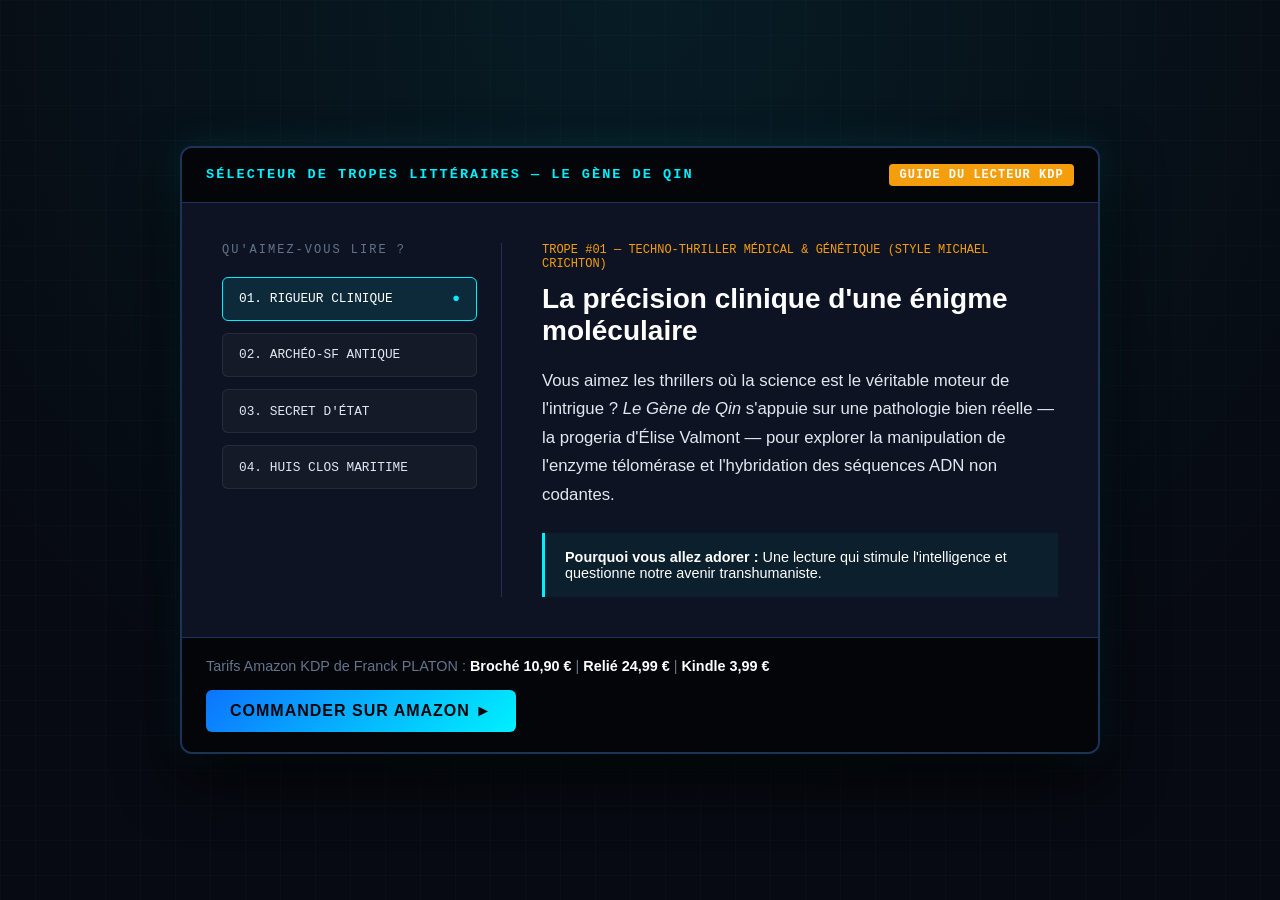
<file: pack_aplus_promotion/42_experience_interactive_tropes_kdp/index.html>
<!DOCTYPE html>
<html lang="fr">
<head>
  <meta charset="UTF-8">
  <meta name="viewport" content="width=device-width, initial-scale=1.0">
  <title>SÉLECTEUR D'INTRIGUES KDP : LE GÈNE DE QIN | FRANCK PLATON</title>
  <style>
    :root {
      --bg-dark: #070A12;
      --card-bg: #0D1322;
      --border-blue: #1C3358;
      --cyan-neon: #00F0FF;
      --blue-accent: #0D74FF;
      --amber-warn: #D97706;
      --gold-imperial: #F59E0B;
      --text-main: #E2E8F0;
      --text-dim: #64748B;
      --font-mono: 'Courier New', Courier, monospace;
      --font-sans: -apple-system, BlinkMacSystemFont, 'Segoe UI', Roboto, sans-serif;
    }

    * { margin: 0; padding: 0; box-sizing: border-box; }

    body {
      background-color: var(--bg-dark);
      color: var(--text-main);
      font-family: var(--font-sans);
      min-height: 100vh;
      display: flex;
      flex-direction: column;
      align-items: center;
      justify-content: center;
      padding: 1.5rem;
      background-image: 
        radial-gradient(circle at 50% 0%, rgba(0, 240, 255, 0.08) 0%, transparent 75%),
        linear-gradient(rgba(255,255,255,0.015) 1px, transparent 1px),
        linear-gradient(90deg, rgba(255,255,255,0.015) 1px, transparent 1px);
      background-size: 100% 100%, 35px 35px, 35px 35px;
    }

    .trope-container {
      width: 100%;
      max-width: 920px;
      background: var(--card-bg);
      border: 2px solid var(--border-blue);
      border-radius: 12px;
      box-shadow: 0 25px 60px rgba(0, 0, 0, 0.85), 0 0 35px rgba(0, 240, 255, 0.12);
      overflow: hidden;
    }

    .trope-header {
      background: #030509;
      border-bottom: 1px solid var(--border-blue);
      padding: 1rem 1.5rem;
      display: flex;
      justify-content: space-between;
      align-items: center;
    }

    .trope-title {
      font-family: var(--font-mono);
      font-size: 0.85rem;
      color: var(--cyan-neon);
      letter-spacing: 2px;
      font-weight: bold;
    }

    .status-badge {
      font-family: var(--font-mono);
      font-size: 0.75rem;
      font-weight: 700;
      color: #FFFFFF;
      background: var(--gold-imperial);
      padding: 0.25rem 0.65rem;
      border-radius: 4px;
      letter-spacing: 1px;
    }

    .trope-body {
      padding: 2.5rem;
      display: grid;
      grid-template-columns: 280px 1fr;
      gap: 2.5rem;
      min-height: 420px;
    }

    .tropes-nav {
      display: flex;
      flex-direction: column;
      gap: 0.75rem;
      border-right: 1px solid var(--border-blue);
      padding-right: 1.5rem;
    }

    .nav-label {
      font-family: var(--font-mono);
      font-size: 0.75rem;
      color: var(--text-dim);
      letter-spacing: 2px;
      margin-bottom: 0.5rem;
      display: block;
    }

    .trope-btn {
      width: 100%;
      text-align: left;
      background: rgba(255, 255, 255, 0.03);
      border: 1px solid rgba(255, 255, 255, 0.08);
      color: var(--text-main);
      padding: 0.85rem 1rem;
      border-radius: 6px;
      cursor: pointer;
      font-family: var(--font-mono);
      font-size: 0.8rem;
      transition: all 0.2s ease;
      display: flex;
      justify-content: space-between;
      align-items: center;
    }

    .trope-btn:hover, .trope-btn.active {
      background: rgba(0, 240, 255, 0.1);
      border-color: var(--cyan-neon);
      color: #FFFFFF;
    }

    .trope-btn.active::after {
      content: "●";
      color: var(--cyan-neon);
    }

    .trope-content {
      display: flex;
      flex-direction: column;
      justify-content: center;
    }

    .trope-panel {
      display: none;
      animation: fadeIn 0.3s ease forwards;
    }

    .trope-panel.active { display: block; }

    .panel-meta {
      font-family: var(--font-mono);
      font-size: 0.75rem;
      color: var(--gold-imperial);
      margin-bottom: 0.75rem;
      display: block;
    }

    .panel-title {
      font-size: 1.75rem;
      color: #FFFFFF;
      margin-bottom: 1.25rem;
    }

    .panel-desc {
      font-size: 1.05rem;
      line-height: 1.7;
      color: var(--text-main);
      margin-bottom: 1.5rem;
    }

    .lore-box {
      background: rgba(0, 240, 255, 0.05);
      border-left: 3px solid var(--cyan-neon);
      padding: 1rem 1.25rem;
      font-size: 0.9rem;
      color: #FFFFFF;
    }

    .cta-footer {
      background: #030509;
      border-top: 1px solid var(--border-blue);
      padding: 1.25rem 1.5rem;
      display: flex;
      justify-content: space-between;
      align-items: center;
      flex-wrap: wrap;
      gap: 1rem;
    }

    .pricing-text {
      font-size: 0.9rem;
      color: var(--text-dim);
    }

    .pricing-text strong { color: #FFFFFF; }

    .btn-amazon {
      background: linear-gradient(135deg, var(--blue-accent), var(--cyan-neon));
      color: #030509;
      font-weight: 700;
      text-transform: uppercase;
      letter-spacing: 1px;
      padding: 0.75rem 1.5rem;
      border-radius: 6px;
      text-decoration: none;
      display: inline-block;
      transition: all 0.25s ease;
    }

    .btn-amazon:hover {
      transform: translateY(-2px);
      box-shadow: 0 8px 25px rgba(0, 240, 255, 0.3);
    }

    @keyframes fadeIn {
      from { opacity: 0; }
      to { opacity: 1; }
    }

    @media (max-width: 768px) {
      .trope-body { grid-template-columns: 1fr; }
      .tropes-nav { border-right: none; border-bottom: 1px solid var(--border-blue); padding-right: 0; padding-bottom: 1.5rem; }
    }
  </style>
</head>
<body>

  <div class="trope-container">
    <header class="trope-header">
      <span class="trope-title">SÉLECTEUR DE TROPES LITTÉRAIRES — LE GÈNE DE QIN</span>
      <span class="status-badge">GUIDE DU LECTEUR KDP</span>
    </header>

    <div class="trope-body">
      <aside class="tropes-nav" aria-label="Sélection des tropes favoris">
        <span class="nav-label">QU'AIMEZ-VOUS LIRE ?</span>
        <button class="trope-btn active" data-target="trope-1">01. RIGUEUR CLINIQUE</button>
        <button class="trope-btn" data-target="trope-2">02. ARCHÉO-SF ANTIQUE</button>
        <button class="trope-btn" data-target="trope-3">03. SECRET D'ÉTAT</button>
        <button class="trope-btn" data-target="trope-4">04. HUIS CLOS MARITIME</button>
      </aside>

      <main class="trope-content">
        <!-- TROPE 1 -->
        <div class="trope-panel active" id="trope-1">
          <span class="panel-meta">TROPE #01 — TECHNO-THRILLER MÉDICAL & GÉNÉTIQUE (STYLE MICHAEL CRICHTON)</span>
          <h2 class="panel-title">La précision clinique d'une énigme moléculaire</h2>
          <p class="panel-desc">
            Vous aimez les thrillers où la science est le véritable moteur de l'intrigue ? <em>Le Gène de Qin</em> s'appuie sur une pathologie bien réelle — la progeria d'Élise Valmont — pour explorer la manipulation de l'enzyme télomérase et l'hybridation des séquences ADN non codantes.
          </p>
          <div class="lore-box">
            <strong>Pourquoi vous allez adorer :</strong> Une lecture qui stimule l'intelligence et questionne notre avenir transhumaniste.
          </div>
        </div>

        <!-- TROPE 2 -->
        <div class="trope-panel" id="trope-2">
          <span class="panel-meta">TROPE #02 — ARCHÉOLOGIE INTERDITE (STYLE JAMES ROLLINS / DAN BROWN)</span>
          <h2 class="panel-title">L'édit de l'Empereur Qin & les abysses de Yonaguni</h2>
          <p class="panel-desc">
            Vous aimez voir l'Histoire ancienne se confronter à l'action moderne ? Le roman relie l'inscription rupestre authentique de 221 av. J.-C. découverte au Tibet aux terrasses monolithiques englouties de Yonaguni par -30m de fond.
          </p>
          <div class="lore-box">
            <strong>Pourquoi vous allez adorer :</strong> Un tour du monde haletant mené à la perfection par Franck PLATON.
          </div>
        </div>

        <!-- TROPE 3 -->
        <div class="trope-panel" id="trope-3">
          <span class="panel-meta">TROPE #03 — ESPIONNAGE & SECRET D'ÉTAT (NIVEAU COSMOS)</span>
          <h2 class="panel-title">La guerre de l'ombre pour le monopole de l'ADN</h2>
          <p class="panel-desc">
            Vous aimez les conspirations gouvernementales où aucun allié n'est au-dessus de tout soupçon ? Découvrez comment le général russe Anja Petrova gère le « Projet Kochei » sous classification Niveau Cosmos, scellant un accord avec Léo et Samira Belkacem.
          </p>
          <div class="lore-box">
            <strong>Pourquoi vous allez adorer :</strong> Un réalisme géopolitique cynique et oppressant.
          </div>
        </div>

        <!-- TROPE 4 -->
        <div class="trope-panel" id="trope-4">
          <span class="panel-meta">TROPE #04 — ACTION & SURVIE EXTRÊME (ANTARCTIQUE / MER)</span>
          <h2 class="panel-title">Le superyacht L'Odyssée & le brise-glace Le Valmont</h2>
          <p class="panel-desc">
            Vous aimez l'intensité des huis clos en mer et la survie en milieu polaire ? Le roman vous enferme dans une tempête méditerranéenne sur le yacht de Julian Sterling avant de s'achever dans l'oasis géothermique antarctique de Vostok.
          </p>
          <div class="lore-box">
            <strong>Pourquoi vous allez adorer :</strong> Un duo inoubliable (Léo l'idéaliste & Sam la guerrière) face à un cliffhanger cosmique : <em>« Il n'y en avait pas qu'une. »</em>
          </div>
        </div>
      </main>
    </div>

    <footer class="cta-footer">
      <div class="pricing-text">
        Tarifs Amazon KDP de Franck PLATON : <strong>Broché 10,90 €</strong> | <strong>Relié 24,99 €</strong> | <strong>Kindle 3,99 €</strong>
      </div>
      <a href="https://amzn.eu/d/04xCrOHY" target="_blank" rel="noopener noreferrer" class="btn-amazon">
        COMMANDER SUR AMAZON ►
      </a>
    </footer>
  </div>

  <script>
    const btns = document.querySelectorAll('.trope-btn');
    const panels = document.querySelectorAll('.trope-panel');

    btns.forEach(btn => {
      btn.addEventListener('click', () => {
        const target = btn.getAttribute('data-target');
        btns.forEach(b => b.classList.remove('active'));
        panels.forEach(p => p.classList.remove('active'));
        btn.classList.add('active');
        const activePanel = document.getElementById(target);
        if (activePanel) activePanel.classList.add('active');
      });
    });
  </script>
</body>
</html>
</file>
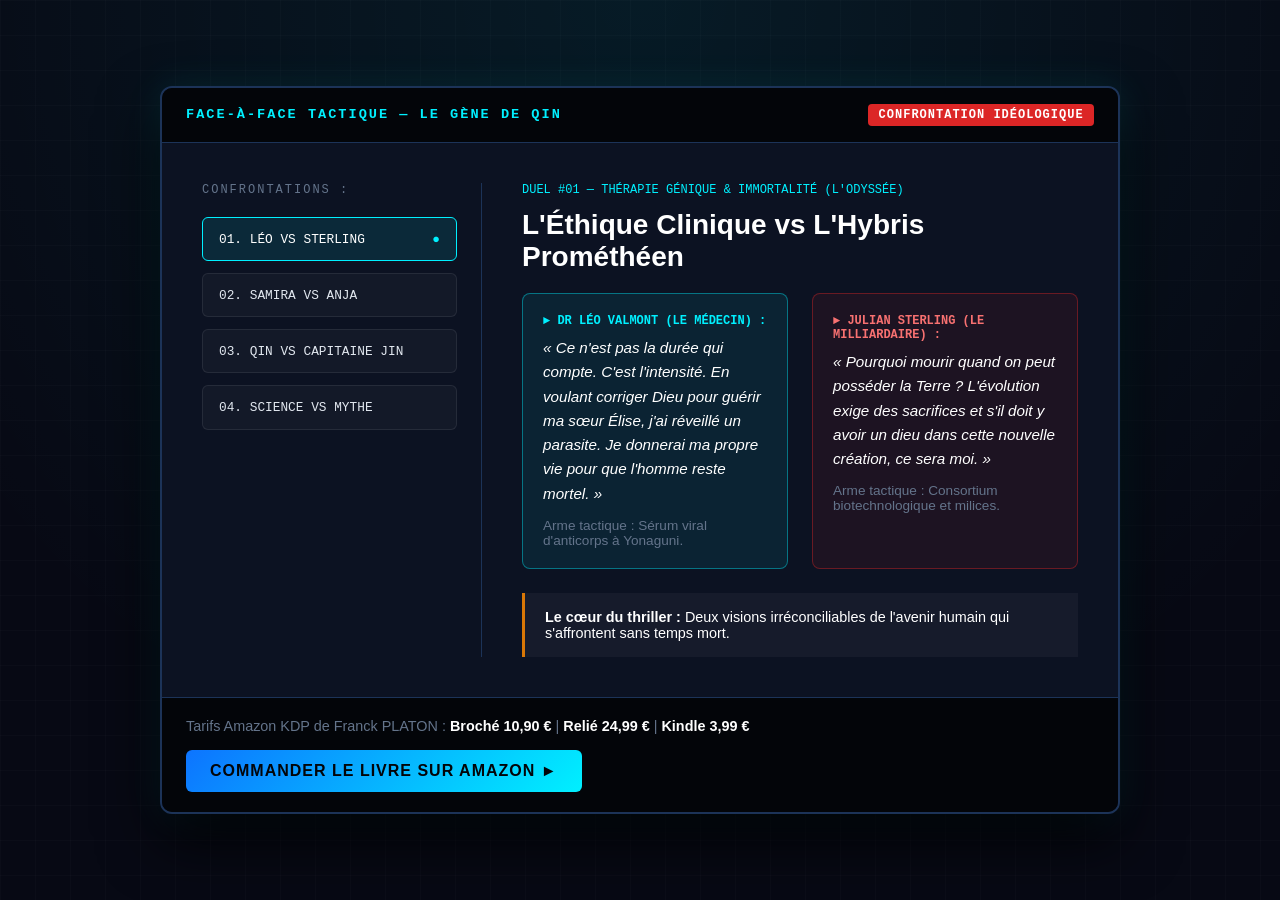
<file: pack_aplus_promotion/46_experience_interactive_face_a_face_kdp/index.html>
<!DOCTYPE html>
<html lang="fr">
<head>
  <meta charset="UTF-8">
  <meta name="viewport" content="width=device-width, initial-scale=1.0">
  <title>FACE-À-FACE KDP : LÉO VALMONT VS JULIAN STERLING | LE GÈNE DE QIN</title>
  <style>
    :root {
      --bg-dark: #070914;
      --card-bg: #0C1222;
      --border-blue: #1C3358;
      --cyan-neon: #00F0FF;
      --blue-accent: #0D74FF;
      --amber-warn: #D97706;
      --gold-imperial: #F59E0B;
      --red-alert: #DC2626;
      --text-main: #E2E8F0;
      --text-dim: #64748B;
      --font-mono: 'Courier New', Courier, monospace;
      --font-sans: -apple-system, BlinkMacSystemFont, 'Segoe UI', Roboto, sans-serif;
    }

    * { margin: 0; padding: 0; box-sizing: border-box; }

    body {
      background-color: var(--bg-dark);
      color: var(--text-main);
      font-family: var(--font-sans);
      min-height: 100vh;
      display: flex;
      flex-direction: column;
      align-items: center;
      justify-content: center;
      padding: 1.5rem;
      background-image: 
        radial-gradient(circle at 50% 0%, rgba(0, 240, 255, 0.08) 0%, transparent 75%),
        linear-gradient(rgba(255,255,255,0.015) 1px, transparent 1px),
        linear-gradient(90deg, rgba(255,255,255,0.015) 1px, transparent 1px);
      background-size: 100% 100%, 35px 35px, 35px 35px;
    }

    .dual-container {
      width: 100%;
      max-width: 960px;
      background: var(--card-bg);
      border: 2px solid var(--border-blue);
      border-radius: 12px;
      box-shadow: 0 25px 60px rgba(0, 0, 0, 0.85), 0 0 35px rgba(0, 240, 255, 0.12);
      overflow: hidden;
    }

    .dual-header {
      background: #030509;
      border-bottom: 1px solid var(--border-blue);
      padding: 1rem 1.5rem;
      display: flex;
      justify-content: space-between;
      align-items: center;
    }

    .dual-title {
      font-family: var(--font-mono);
      font-size: 0.85rem;
      color: var(--cyan-neon);
      letter-spacing: 2px;
      font-weight: bold;
    }

    .status-badge {
      font-family: var(--font-mono);
      font-size: 0.75rem;
      font-weight: 700;
      color: #FFFFFF;
      background: var(--red-alert);
      padding: 0.25rem 0.65rem;
      border-radius: 4px;
      letter-spacing: 1px;
    }

    .dual-body {
      padding: 2.5rem;
      display: grid;
      grid-template-columns: 280px 1fr;
      gap: 2.5rem;
      min-height: 440px;
    }

    .duels-nav {
      display: flex;
      flex-direction: column;
      gap: 0.75rem;
      border-right: 1px solid var(--border-blue);
      padding-right: 1.5rem;
    }

    .nav-label {
      font-family: var(--font-mono);
      font-size: 0.75rem;
      color: var(--text-dim);
      letter-spacing: 2px;
      margin-bottom: 0.5rem;
      display: block;
    }

    .duel-btn {
      width: 100%;
      text-align: left;
      background: rgba(255, 255, 255, 0.03);
      border: 1px solid rgba(255, 255, 255, 0.08);
      color: var(--text-main);
      padding: 0.85rem 1rem;
      border-radius: 6px;
      cursor: pointer;
      font-family: var(--font-mono);
      font-size: 0.8rem;
      transition: all 0.2s ease;
      display: flex;
      justify-content: space-between;
      align-items: center;
    }

    .duel-btn:hover, .duel-btn.active {
      background: rgba(0, 240, 255, 0.1);
      border-color: var(--cyan-neon);
      color: #FFFFFF;
    }

    .duel-btn.active::after {
      content: "●";
      color: var(--cyan-neon);
    }

    .dual-content {
      display: flex;
      flex-direction: column;
      justify-content: center;
    }

    .dual-panel {
      display: none;
      animation: fadeIn 0.3s ease forwards;
    }

    .dual-panel.active { display: block; }

    .panel-meta {
      font-family: var(--font-mono);
      font-size: 0.75rem;
      color: var(--cyan-neon);
      margin-bottom: 0.75rem;
      display: block;
    }

    .panel-title {
      font-size: 1.75rem;
      color: #FFFFFF;
      margin-bottom: 1.25rem;
    }

    .split-confrontation {
      display: grid;
      grid-template-columns: 1fr 1fr;
      gap: 1.5rem;
      margin-bottom: 1.5rem;
    }

    .hero-side {
      background: rgba(0, 240, 255, 0.08);
      border: 1px solid rgba(0, 240, 255, 0.4);
      border-radius: 8px;
      padding: 1.25rem;
    }

    .antag-side {
      background: rgba(220, 38, 38, 0.08);
      border: 1px solid rgba(220, 38, 38, 0.4);
      border-radius: 8px;
      padding: 1.25rem;
    }

    .side-label {
      font-family: var(--font-mono);
      font-size: 0.75rem;
      font-weight: bold;
      margin-bottom: 0.5rem;
      display: block;
    }

    .hero-side .side-label { color: var(--cyan-neon); }
    .antag-side .side-label { color: #F87171; }

    .side-quote {
      font-size: 0.95rem;
      line-height: 1.6;
      font-style: italic;
      color: #FFFFFF;
      margin-bottom: 0.75rem;
    }

    .side-desc {
      font-size: 0.85rem;
      color: var(--text-dim);
    }

    .lore-box {
      background: rgba(255, 255, 255, 0.04);
      border-left: 3px solid var(--amber-warn);
      padding: 1rem 1.25rem;
      font-size: 0.9rem;
      color: #FFFFFF;
    }

    .cta-footer {
      background: #030509;
      border-top: 1px solid var(--border-blue);
      padding: 1.25rem 1.5rem;
      display: flex;
      justify-content: space-between;
      align-items: center;
      flex-wrap: wrap;
      gap: 1rem;
    }

    .pricing-text {
      font-size: 0.9rem;
      color: var(--text-dim);
    }

    .pricing-text strong { color: #FFFFFF; }

    .btn-amazon {
      background: linear-gradient(135deg, var(--blue-accent), var(--cyan-neon));
      color: #030509;
      font-weight: 700;
      text-transform: uppercase;
      letter-spacing: 1px;
      padding: 0.75rem 1.5rem;
      border-radius: 6px;
      text-decoration: none;
      display: inline-block;
      transition: all 0.25s ease;
    }

    .btn-amazon:hover {
      transform: translateY(-2px);
      box-shadow: 0 8px 25px rgba(0, 240, 255, 0.3);
    }

    @keyframes fadeIn {
      from { opacity: 0; }
      to { opacity: 1; }
    }

    @media (max-width: 768px) {
      .dual-body { grid-template-columns: 1fr; }
      .split-confrontation { grid-template-columns: 1fr; }
      .duels-nav { border-right: none; border-bottom: 1px solid var(--border-blue); padding-right: 0; padding-bottom: 1.5rem; }
    }
  </style>
</head>
<body>

  <div class="dual-container">
    <header class="dual-header">
      <span class="dual-title">FACE-À-FACE TACTIQUE — LE GÈNE DE QIN</span>
      <span class="status-badge">CONFRONTATION IDÉOLOGIQUE</span>
    </header>

    <div class="dual-body">
      <aside class="duels-nav" aria-label="Sélection des duels idéologiques">
        <span class="nav-label">CONFRONTATIONS :</span>
        <button class="duel-btn active" data-target="duel-1">01. LÉO VS STERLING</button>
        <button class="duel-btn" data-target="duel-2">02. SAMIRA VS ANJA</button>
        <button class="duel-btn" data-target="duel-3">03. QIN VS CAPITAINE JIN</button>
        <button class="duel-btn" data-target="duel-4">04. SCIENCE VS MYTHE</button>
      </aside>

      <main class="dual-content">
        <!-- DUEL 1 -->
        <div class="dual-panel active" id="duel-1">
          <span class="panel-meta">DUEL #01 — THÉRAPIE GÉNIQUE & IMMORTALITÉ (L'ODYSSÉE)</span>
          <h2 class="panel-title">L'Éthique Clinique vs L'Hybris Prométhéen</h2>
          <div class="split-confrontation">
            <div class="hero-side">
              <span class="side-label">► DR LÉO VALMONT (LE MÉDECIN) :</span>
              <p class="side-quote">« Ce n'est pas la durée qui compte. C'est l'intensité. En voulant corriger Dieu pour guérir ma sœur Élise, j'ai réveillé un parasite. Je donnerai ma propre vie pour que l'homme reste mortel. »</p>
              <p class="side-desc">Arme tactique : Sérum viral d'anticorps à Yonaguni.</p>
            </div>
            <div class="antag-side">
              <span class="side-label">► JULIAN STERLING (LE MILLIARDAIRE) :</span>
              <p class="side-quote">« Pourquoi mourir quand on peut posséder la Terre ? L'évolution exige des sacrifices et s'il doit y avoir un dieu dans cette nouvelle création, ce sera moi. »</p>
              <p class="side-desc">Arme tactique : Consortium biotechnologique et milices.</p>
            </div>
          </div>
          <div class="lore-box">
            <strong>Le cœur du thriller :</strong> Deux visions irréconciliables de l'avenir humain qui s'affrontent sans temps mort.
          </div>
        </div>

        <!-- DUEL 2 -->
        <div class="dual-panel" id="duel-2">
          <span class="panel-meta">DUEL #02 — ESPIONNAGE & GUERRE ASYMÉTRIQUE</span>
          <h2 class="panel-title">La Loyauté Martiale vs Le Secret d'État</h2>
          <div class="split-confrontation">
            <div class="hero-side">
              <span class="side-label">► SAMIRA BELKACEM (LA GARDIENNE) :</span>
              <p class="side-quote">« C'est ma mission maintenant. Veiller sur toi. Après la mort de Léo, j'ai installé le brise-glace Le Valmont en Antarctique. On reste jusqu'à ce que je sois sûre qu'il n'y a rien. »</p>
              <p class="side-desc">Arme tactique : La Veille Valmont et surveillance polaire.</p>
            </div>
            <div class="antag-side">
              <span class="side-label">► GÉNÉRALE ANJA PETROVA (SERVICES RUSSES) :</span>
              <p class="side-quote">« J'ai classé le dossier Kochei au niveau absolu Cosmos pour un siècle. Mais ne t'y trompe pas, Samira : il n'y en avait pas qu'une. »</p>
              <p class="side-desc">Arme tactique : Projet Kochei / Renseignement Niveau Cosmos.</p>
            </div>
          </div>
          <div class="lore-box">
            <strong>L'alliance de l'ombre :</strong> Quand la sécurité d'État scelle un pacte avec une ex-mercenaire.
          </div>
        </div>

        <!-- DUEL 3 -->
        <div class="dual-panel" id="duel-3">
          <span class="panel-meta">DUEL #03 — HISTOIRE ANTIQUE & TIBET (221 AV. J.-C.)</span>
          <h2 class="panel-title">L'Empereur Immortel vs Le Soldat Réaliste</h2>
          <div class="split-confrontation">
            <div class="hero-side">
              <span class="side-label">► CAPITAINE JIN (GARDE IMPÉRIALE) :</span>
              <p class="side-quote">« Maître Wei y voit le consentement des cieux... Moi, je n'y vois qu'un tombeau à ciel ouvert. Le vide n'est pas un accueil, c'est un avertissement. »</p>
              <p class="side-desc">Refuse de rapporter l'obsidienne noire de la caverne.</p>
            </div>
            <div class="antag-side">
              <span class="side-label">► EMPEREUR QIN SHI HUANG (DYNASTIE QIN) :</span>
              <p class="side-quote">« Ordonne à mes alchimistes de rapporter le yao du Kunlun. Je serai l'empereur éternel des Dix Mille Années. »</p>
              <p class="side-desc">Meurt empoisonné aux pilules de mercure en 210 av. J.-C.</p>
            </div>
          </div>
          <div class="lore-box">
            <strong>Fait archéologique :</strong> L'inscription rupestre de 221 av. J.-C. découverte au Tibet atteste l'expédition.
          </div>
        </div>

        <!-- DUEL 4 -->
        <div class="dual-panel" id="duel-4">
          <span class="panel-meta">DUEL #04 — RÉALITÉ CLINIQUE VS TECHNO-THRILLER</span>
          <h2 class="panel-title">La Précision Médicale vs L'Aventure Globale</h2>
          <div class="split-confrontation">
            <div class="hero-side">
              <span class="side-label">► RIGUEUR DOCUMENTAIRE (FRANCK PLATON) :</span>
              <p class="side-quote">« Séquençage ADN, progeria, télomérase, rétrovirus et ruines réelles de Yonaguni par 30m de fond. La science est vraie. »</p>
              <p class="side-desc">Dans la tradition littéraire de Michael Crichton et James Rollins.</p>
            </div>
            <div class="antag-side">
              <span class="side-label">► RYTHME CINÉMATOGRAPHIQUE :</span>
              <p class="side-quote">« 53 000 mots d'action, de rebondissements géopolitiques et d'enquête secrète sans aucun temps mort. »</p>
              <p class="side-desc">Un blockbuster à dévorer d'une traite sur Amazon KDP.</p>
            </div>
          </div>
          <div class="lore-box">
            <strong>Libertés de lecture :</strong> Éditions officielles en Broché 10,90 €, Relié 24,99 € et Kindle 3,99 €.
          </div>
        </div>
      </main>
    </div>

    <footer class="cta-footer">
      <div class="pricing-text">
        Tarifs Amazon KDP de Franck PLATON : <strong>Broché 10,90 €</strong> | <strong>Relié 24,99 €</strong> | <strong>Kindle 3,99 €</strong>
      </div>
      <a href="https://amzn.eu/d/04xCrOHY" target="_blank" rel="noopener noreferrer" class="btn-amazon">
        COMMANDER LE LIVRE SUR AMAZON ►
      </a>
    </footer>
  </div>

  <script>
    const btns = document.querySelectorAll('.duel-btn');
    const panels = document.querySelectorAll('.dual-panel');

    btns.forEach(btn => {
      btn.addEventListener('click', () => {
        const target = btn.getAttribute('data-target');
        btns.forEach(b => b.classList.remove('active'));
        panels.forEach(p => p.classList.remove('active'));
        btn.classList.add('active');
        const activePanel = document.getElementById(target);
        if (activePanel) activePanel.classList.add('active');
      });
    });
  </script>
</body>
</html>
</file>
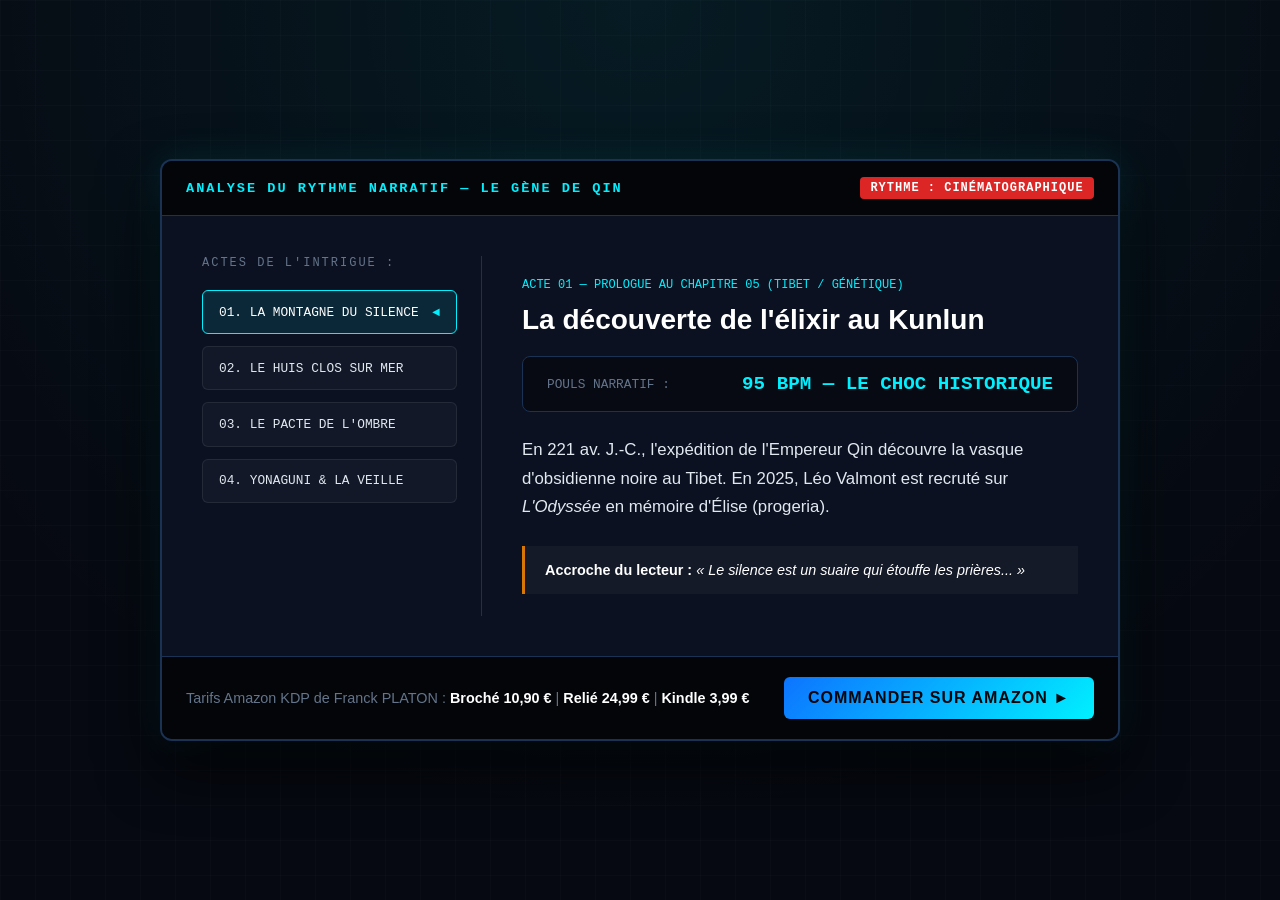
<file: pack_aplus_promotion/50_experience_interactive_architecture_suspense/index.html>
<!DOCTYPE html>
<html lang="fr">
<head>
  <meta charset="UTF-8">
  <meta name="viewport" content="width=device-width, initial-scale=1.0">
  <title>ARCHITECTURE DU SUSPENSE : ANALYSE DES 20 CHAPITRES | LE GÈNE DE QIN</title>
  <style>
    :root {
      --bg-dark: #060911;
      --card-bg: #0B1120;
      --border-blue: #1A3254;
      --cyan-neon: #00F0FF;
      --blue-accent: #0D74FF;
      --amber-warn: #D97706;
      --gold-imperial: #F59E0B;
      --red-alert: #DC2626;
      --text-main: #E2E8F0;
      --text-dim: #64748B;
      --font-mono: 'Courier New', Courier, monospace;
      --font-sans: -apple-system, BlinkMacSystemFont, 'Segoe UI', Roboto, sans-serif;
    }

    * { margin: 0; padding: 0; box-sizing: border-box; }

    body {
      background-color: var(--bg-dark);
      color: var(--text-main);
      font-family: var(--font-sans);
      min-height: 100vh;
      display: flex;
      flex-direction: column;
      align-items: center;
      justify-content: center;
      padding: 1.5rem;
      background-image: 
        radial-gradient(circle at 50% 0%, rgba(0, 240, 255, 0.08) 0%, transparent 75%),
        linear-gradient(rgba(255,255,255,0.015) 1px, transparent 1px),
        linear-gradient(90deg, rgba(255,255,255,0.015) 1px, transparent 1px);
      background-size: 100% 100%, 35px 35px, 35px 35px;
    }

    .susp-container {
      width: 100%;
      max-width: 960px;
      background: var(--card-bg);
      border: 2px solid var(--border-blue);
      border-radius: 12px;
      box-shadow: 0 25px 60px rgba(0, 0, 0, 0.85), 0 0 35px rgba(0, 240, 255, 0.12);
      overflow: hidden;
    }

    .susp-header {
      background: #030509;
      border-bottom: 1px solid var(--border-blue);
      padding: 1rem 1.5rem;
      display: flex;
      justify-content: space-between;
      align-items: center;
    }

    .susp-title {
      font-family: var(--font-mono);
      font-size: 0.85rem;
      color: var(--cyan-neon);
      letter-spacing: 2px;
      font-weight: bold;
    }

    .status-badge {
      font-family: var(--font-mono);
      font-size: 0.75rem;
      font-weight: 700;
      color: #FFFFFF;
      background: var(--red-alert);
      padding: 0.25rem 0.65rem;
      border-radius: 4px;
      letter-spacing: 1px;
    }

    .susp-body {
      padding: 2.5rem;
      display: grid;
      grid-template-columns: 280px 1fr;
      gap: 2.5rem;
      min-height: 440px;
    }

    .acts-nav {
      display: flex;
      flex-direction: column;
      gap: 0.75rem;
      border-right: 1px solid var(--border-blue);
      padding-right: 1.5rem;
    }

    .nav-label {
      font-family: var(--font-mono);
      font-size: 0.75rem;
      color: var(--text-dim);
      letter-spacing: 2px;
      margin-bottom: 0.5rem;
      display: block;
    }

    .act-btn {
      width: 100%;
      text-align: left;
      background: rgba(255, 255, 255, 0.03);
      border: 1px solid rgba(255, 255, 255, 0.08);
      color: var(--text-main);
      padding: 0.85rem 1rem;
      border-radius: 6px;
      cursor: pointer;
      font-family: var(--font-mono);
      font-size: 0.8rem;
      transition: all 0.2s ease;
      display: flex;
      justify-content: space-between;
      align-items: center;
    }

    .act-btn:hover, .act-btn.active {
      background: rgba(0, 240, 255, 0.1);
      border-color: var(--cyan-neon);
      color: #FFFFFF;
    }

    .act-btn.active::after {
      content: "◄";
      color: var(--cyan-neon);
    }

    .susp-content {
      display: flex;
      flex-direction: column;
      justify-content: center;
    }

    .susp-panel {
      display: none;
      animation: fadeIn 0.3s ease forwards;
    }

    .susp-panel.active { display: block; }

    .panel-meta {
      font-family: var(--font-mono);
      font-size: 0.75rem;
      color: var(--cyan-neon);
      margin-bottom: 0.75rem;
      display: block;
    }

    .panel-title {
      font-size: 1.75rem;
      color: #FFFFFF;
      margin-bottom: 1.25rem;
    }

    .ecg-box {
      background: rgba(0, 0, 0, 0.4);
      border: 1px solid var(--border-blue);
      border-radius: 8px;
      padding: 1rem 1.5rem;
      margin-bottom: 1.5rem;
      display: flex;
      justify-content: space-between;
      align-items: center;
    }

    .ecg-label {
      font-family: var(--font-mono);
      font-size: 0.8rem;
      color: var(--text-dim);
    }

    .ecg-val {
      font-family: var(--font-mono);
      font-size: 1.2rem;
      font-weight: bold;
      color: var(--cyan-neon);
    }

    .panel-desc {
      font-size: 1.05rem;
      line-height: 1.7;
      color: var(--text-main);
      margin-bottom: 1.5rem;
    }

    .quote-box {
      background: rgba(255, 255, 255, 0.04);
      border-left: 3px solid var(--amber-warn);
      padding: 1rem 1.25rem;
      font-size: 0.9rem;
      color: #FFFFFF;
    }

    .cta-footer {
      background: #030509;
      border-top: 1px solid var(--border-blue);
      padding: 1.25rem 1.5rem;
      display: flex;
      justify-content: space-between;
      align-items: center;
      flex-wrap: wrap;
      gap: 1rem;
    }

    .pricing-text {
      font-size: 0.9rem;
      color: var(--text-dim);
    }

    .pricing-text strong { color: #FFFFFF; }

    .btn-amazon {
      background: linear-gradient(135deg, var(--blue-accent), var(--cyan-neon));
      color: #030509;
      font-weight: 700;
      text-transform: uppercase;
      letter-spacing: 1px;
      padding: 0.75rem 1.5rem;
      border-radius: 6px;
      text-decoration: none;
      display: inline-block;
      transition: all 0.25s ease;
    }

    .btn-amazon:hover {
      transform: translateY(-2px);
      box-shadow: 0 8px 25px rgba(0, 240, 255, 0.3);
    }

    @keyframes fadeIn {
      from { opacity: 0; }
      to { opacity: 1; }
    }

    @media (max-width: 768px) {
      .susp-body { grid-template-columns: 1fr; }
      .acts-nav { border-right: none; border-bottom: 1px solid var(--border-blue); padding-right: 0; padding-bottom: 1.5rem; }
    }
  </style>
</head>
<body>

  <div class="susp-container">
    <header class="susp-header">
      <span class="susp-title">ANALYSE DU RYTHME NARRATIF — LE GÈNE DE QIN</span>
      <span class="status-badge">RYTHME : CINÉMATOGRAPHIQUE</span>
    </header>

    <div class="susp-body">
      <aside class="acts-nav" aria-label="Sélection des actes de tension">
        <span class="nav-label">ACTES DE L'INTRIGUE :</span>
        <button class="act-btn active" data-target="act-1">01. LA MONTAGNE DU SILENCE</button>
        <button class="act-btn" data-target="act-2">02. LE HUIS CLOS SUR MER</button>
        <button class="act-btn" data-target="act-3">03. LE PACTE DE L'OMBRE</button>
        <button class="act-btn" data-target="act-4">04. YONAGUNI & LA VEILLE</button>
      </aside>

      <main class="susp-content">
        <!-- ACT 1 -->
        <div class="susp-panel active" id="act-1">
          <span class="panel-meta">ACTE 01 — PROLOGUE AU CHAPITRE 05 (TIBET / GÉNÉTIQUE)</span>
          <h2 class="panel-title">La découverte de l'élixir au Kunlun</h2>
          <div class="ecg-box">
            <span class="ecg-label">POULS NARRATIF :</span>
            <span class="ecg-val">95 BPM — LE CHOC HISTORIQUE</span>
          </div>
          <p class="panel-desc">
            En 221 av. J.-C., l'expédition de l'Empereur Qin découvre la vasque d'obsidienne noire au Tibet. En 2025, Léo Valmont est recruté sur <em>L'Odyssée</em> en mémoire d'Élise (progeria).
          </p>
          <div class="quote-box">
            <strong>Accroche du lecteur :</strong> <em>« Le silence est un suaire qui étouffe les prières... »</em>
          </div>
        </div>

        <!-- ACT 2 -->
        <div class="susp-panel" id="act-2">
          <span class="panel-meta">ACTE 02 — CHAPITRE 06 AU CHAPITRE 10 (L'ODYSSÉE / BHOUTAN)</span>
          <h2 class="panel-title">Le huis clos et le doute clinique</h2>
          <div class="ecg-box">
            <span class="ecg-label">POULS NARRATIF :</span>
            <span class="ecg-val">125 BPM — LA TENSION CLINIQUE</span>
          </div>
          <p class="panel-desc">
            Isolé au milieu de la Méditerranée puis au monastère de Paro au Bhoutan, Léo découvre que la thérapie par télomérase est en réalité une hybridation parasitaire programmée.
          </p>
          <div class="quote-box">
            <strong>Accroche du lecteur :</strong> Samira Belkacem décide de défendre le médecin contre ses propres employeurs.
          </div>
        </div>

        <!-- ACT 3 -->
        <div class="susp-panel" id="act-3">
          <span class="panel-meta">ACTE 03 — CHAPITRE 11 AU CHAPITRE 16 (ESPIONNAGE RUSSE)</span>
          <h2 class="panel-title">L'alliance avec le Général Anja Petrova</h2>
          <div class="ecg-box">
            <span class="ecg-label">POULS NARRATIF :</span>
            <span class="ecg-val">155 BPM — NIVEAU COSMOS</span>
          </div>
          <p class="panel-desc">
            Le renseignement russe (Projet Kochei / Niveau Cosmos) est contraint de sceller une alliance tactique avec Léo et Samira pour empêcher la propagation de la souche par Sterling Biotech.
          </p>
          <div class="quote-box">
            <strong>Accroche du lecteur :</strong> Une traque géopolitique cynique et implacable.
          </div>
        </div>

        <!-- ACT 4 -->
        <div class="susp-panel" id="act-4">
          <span class="panel-meta">ACTE 04 — CHAPITRE 17 À L'ÉPILOGUE (YONAGUNI & ANTARCTIQUE)</span>
          <h2 class="panel-title">Le sacrifice de Léo & le cliffhanger</h2>
          <div class="ecg-box">
            <span class="ecg-label">POULS NARRATIF :</span>
            <span class="ecg-val">185 BPM — L'APOTHÉOSE</span>
          </div>
          <p class="panel-desc">
            À -30m dans les pyramides de Yonaguni, Léo s'inocule l'anticorps virale au prix de sa jeunesse. Après sa mort à Genève à 26 ans, Sam fonde La Veille Valmont et reçoit le message d'Anja : <em>« Il n'y en avait pas qu'une. »</em>
          </p>
          <div class="quote-box">
            <strong>Accroche du lecteur :</strong> Un dénouement bouleversant et inoubliable sur Amazon KDP.
          </div>
        </div>
      </main>
    </div>

    <footer class="cta-footer">
      <div class="pricing-text">
        Tarifs Amazon KDP de Franck PLATON : <strong>Broché 10,90 €</strong> | <strong>Relié 24,99 €</strong> | <strong>Kindle 3,99 €</strong>
      </div>
      <a href="https://amzn.eu/d/04xCrOHY" target="_blank" rel="noopener noreferrer" class="btn-amazon">
        COMMANDER SUR AMAZON ►
      </a>
    </footer>
  </div>

  <script>
    const btns = document.querySelectorAll('.act-btn');
    const panels = document.querySelectorAll('.susp-panel');

    btns.forEach(btn => {
      btn.addEventListener('click', () => {
        const target = btn.getAttribute('data-target');
        btns.forEach(b => b.classList.remove('active'));
        panels.forEach(p => p.classList.remove('active'));
        btn.classList.add('active');
        const activePanel = document.getElementById(target);
        if (activePanel) activePanel.classList.add('active');
      });
    });
  </script>
</body>
</html>
</file>
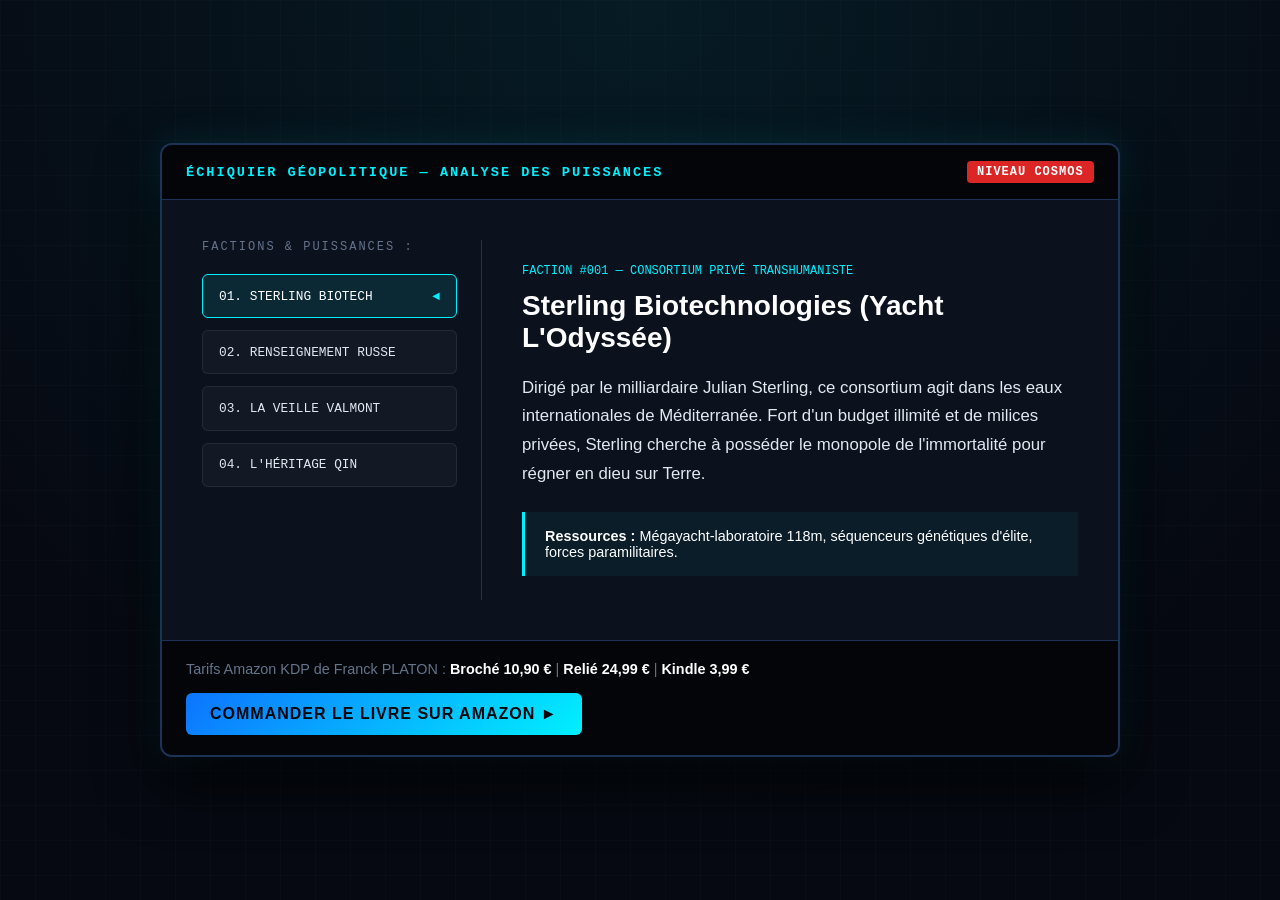
<file: pack_aplus_promotion/54_experience_interactive_echiquier_geopolitique/index.html>
<!DOCTYPE html>
<html lang="fr">
<head>
  <meta charset="UTF-8">
  <meta name="viewport" content="width=device-width, initial-scale=1.0">
  <title>ÉCHIQUIER GÉOPOLITIQUE : QUI CONTRÔLE L'IMMORTALITÉ ? | LE GÈNE DE QIN</title>
  <style>
    :root {
      --bg-dark: #060912;
      --card-bg: #0C111E;
      --border-blue: #1C3358;
      --cyan-neon: #00F0FF;
      --blue-accent: #0D74FF;
      --amber-warn: #D97706;
      --gold-imperial: #F59E0B;
      --red-alert: #DC2626;
      --text-main: #E2E8F0;
      --text-dim: #64748B;
      --font-mono: 'Courier New', Courier, monospace;
      --font-sans: -apple-system, BlinkMacSystemFont, 'Segoe UI', Roboto, sans-serif;
    }

    * { margin: 0; padding: 0; box-sizing: border-box; }

    body {
      background-color: var(--bg-dark);
      color: var(--text-main);
      font-family: var(--font-sans);
      min-height: 100vh;
      display: flex;
      flex-direction: column;
      align-items: center;
      justify-content: center;
      padding: 1.5rem;
      background-image: 
        radial-gradient(circle at 50% 0%, rgba(0, 240, 255, 0.08) 0%, transparent 75%),
        linear-gradient(rgba(255,255,255,0.015) 1px, transparent 1px),
        linear-gradient(90deg, rgba(255,255,255,0.015) 1px, transparent 1px);
      background-size: 100% 100%, 35px 35px, 35px 35px;
    }

    .ech-container {
      width: 100%;
      max-width: 960px;
      background: var(--card-bg);
      border: 2px solid var(--border-blue);
      border-radius: 12px;
      box-shadow: 0 25px 60px rgba(0, 0, 0, 0.85), 0 0 35px rgba(0, 240, 255, 0.12);
      overflow: hidden;
    }

    .ech-header {
      background: #030509;
      border-bottom: 1px solid var(--border-blue);
      padding: 1rem 1.5rem;
      display: flex;
      justify-content: space-between;
      align-items: center;
    }

    .ech-title {
      font-family: var(--font-mono);
      font-size: 0.85rem;
      color: var(--cyan-neon);
      letter-spacing: 2px;
      font-weight: bold;
    }

    .status-badge {
      font-family: var(--font-mono);
      font-size: 0.75rem;
      font-weight: 700;
      color: #FFFFFF;
      background: var(--red-alert);
      padding: 0.25rem 0.65rem;
      border-radius: 4px;
      letter-spacing: 1px;
    }

    .ech-body {
      padding: 2.5rem;
      display: grid;
      grid-template-columns: 280px 1fr;
      gap: 2.5rem;
      min-height: 440px;
    }

    .powers-nav {
      display: flex;
      flex-direction: column;
      gap: 0.75rem;
      border-right: 1px solid var(--border-blue);
      padding-right: 1.5rem;
    }

    .nav-label {
      font-family: var(--font-mono);
      font-size: 0.75rem;
      color: var(--text-dim);
      letter-spacing: 2px;
      margin-bottom: 0.5rem;
      display: block;
    }

    .power-btn {
      width: 100%;
      text-align: left;
      background: rgba(255, 255, 255, 0.03);
      border: 1px solid rgba(255, 255, 255, 0.08);
      color: var(--text-main);
      padding: 0.85rem 1rem;
      border-radius: 6px;
      cursor: pointer;
      font-family: var(--font-mono);
      font-size: 0.8rem;
      transition: all 0.2s ease;
      display: flex;
      justify-content: space-between;
      align-items: center;
    }

    .power-btn:hover, .power-btn.active {
      background: rgba(0, 240, 255, 0.1);
      border-color: var(--cyan-neon);
      color: #FFFFFF;
    }

    .power-btn.active::after {
      content: "◄";
      color: var(--cyan-neon);
    }

    .ech-content {
      display: flex;
      flex-direction: column;
      justify-content: center;
    }

    .ech-panel {
      display: none;
      animation: fadeIn 0.3s ease forwards;
    }

    .ech-panel.active { display: block; }

    .panel-meta {
      font-family: var(--font-mono);
      font-size: 0.75rem;
      color: var(--cyan-neon);
      margin-bottom: 0.75rem;
      display: block;
    }

    .panel-title {
      font-size: 1.75rem;
      color: #FFFFFF;
      margin-bottom: 1.25rem;
    }

    .panel-desc {
      font-size: 1.05rem;
      line-height: 1.7;
      color: var(--text-main);
      margin-bottom: 1.5rem;
    }

    .intel-box {
      background: rgba(0, 240, 255, 0.05);
      border-left: 3px solid var(--cyan-neon);
      padding: 1rem 1.25rem;
      font-size: 0.9rem;
      color: #FFFFFF;
    }

    .cta-footer {
      background: #030509;
      border-top: 1px solid var(--border-blue);
      padding: 1.25rem 1.5rem;
      display: flex;
      justify-content: space-between;
      align-items: center;
      flex-wrap: wrap;
      gap: 1rem;
    }

    .pricing-text {
      font-size: 0.9rem;
      color: var(--text-dim);
    }

    .pricing-text strong { color: #FFFFFF; }

    .btn-amazon {
      background: linear-gradient(135deg, var(--blue-accent), var(--cyan-neon));
      color: #030509;
      font-weight: 700;
      text-transform: uppercase;
      letter-spacing: 1px;
      padding: 0.75rem 1.5rem;
      border-radius: 6px;
      text-decoration: none;
      display: inline-block;
      transition: all 0.25s ease;
    }

    .btn-amazon:hover {
      transform: translateY(-2px);
      box-shadow: 0 8px 25px rgba(0, 240, 255, 0.3);
    }

    @keyframes fadeIn {
      from { opacity: 0; }
      to { opacity: 1; }
    }

    @media (max-width: 768px) {
      .ech-body { grid-template-columns: 1fr; }
      .powers-nav { border-right: none; border-bottom: 1px solid var(--border-blue); padding-right: 0; padding-bottom: 1.5rem; }
    }
  </style>
</head>
<body>

  <div class="ech-container">
    <header class="ech-header">
      <span class="ech-title">ÉCHIQUIER GÉOPOLITIQUE — ANALYSE DES PUISSANCES</span>
      <span class="status-badge">NIVEAU COSMOS</span>
    </header>

    <div class="ech-body">
      <aside class="powers-nav" aria-label="Sélection des puissances en présence">
        <span class="nav-label">FACTIONS & PUISSANCES :</span>
        <button class="power-btn active" data-target="pow-1">01. STERLING BIOTECH</button>
        <button class="power-btn" data-target="pow-2">02. RENSEIGNEMENT RUSSE</button>
        <button class="power-btn" data-target="pow-3">03. LA VEILLE VALMONT</button>
        <button class="power-btn" data-target="pow-4">04. L'HÉRITAGE QIN</button>
      </aside>

      <main class="ech-content">
        <!-- POW 1 -->
        <div class="ech-panel active" id="pow-1">
          <span class="panel-meta">FACTION #001 — CONSORTIUM PRIVÉ TRANSHUMANISTE</span>
          <h2 class="panel-title">Sterling Biotechnologies (Yacht L'Odyssée)</h2>
          <p class="panel-desc">
            Dirigé par le milliardaire Julian Sterling, ce consortium agit dans les eaux internationales de Méditerranée. Fort d'un budget illimité et de milices privées, Sterling cherche à posséder le monopole de l'immortalité pour régner en dieu sur Terre.
          </p>
          <div class="intel-box">
            <strong>Ressources :</strong> Mégayacht-laboratoire 118m, séquenceurs génétiques d'élite, forces paramilitaires.
          </div>
        </div>

        <!-- POW 2 -->
        <div class="ech-panel" id="pow-2">
          <span class="panel-meta">FACTION #002 — SERVICES DE SÉCURITÉ D'ÉTAT</span>
          <h2 class="panel-title">FSB & Renseignement souverain (Générale Petrova)</h2>
          <p class="panel-desc">
            La générale russe Anja Petrova surveille l'anomalie tibétaine sous le code « Projet Kochei » et classification absolue Niveau Cosmos. Pour elle, si une puissance privée s'empare du gène, l'équilibre des nations s'effondre.
          </p>
          <div class="intel-box">
            <strong>Ressources :</strong> Satellites espions, commandos en Himalaya (Bhoutan) et censure d'État au Kremlin.
          </div>
        </div>

        <!-- POW 3 -->
        <div class="ech-panel" id="pow-3">
          <span class="panel-meta">FACTION #003 — L'ALLIANCE DU SILENCE</span>
          <h2 class="panel-title">Dr Léo Valmont & Samira Belkacem</h2>
          <p class="panel-desc">
            Le seul rempart moral face à l'hybris de Sterling. Léo — motivé par la mémoire d'Élise — conçoit le sérum d'anticorps pour détruire l'élixir, tandis que Samira fonde « La Veille Valmont » en Antarctique pour traquer les anomalies dormantes.
          </p>
          <div class="intel-box">
            <strong>Ressources :</strong> Brise-glace Le Valmont, éthique clinique et courage sacrificiel à Yonaguni.
          </div>
        </div>

        <!-- POW 4 -->
        <div class="ech-panel" id="pow-4">
          <span class="panel-meta">FACTION #004 — L'ORIGINE DU MYSTÈRE</span>
          <h2 class="panel-title">L'Héritage impérial de Qin Shi Huang (221 av. J.-C.)</h2>
          <p class="panel-desc">
            Le Premier Empereur de Chine avait ordonné à ses alchimistes de rapporter le <em>yao</em> du mont Kunlun au Tibet. Face à l'horreur de la vasque d'obsidienne noire, le Capitaine Jin a choisi de dissimuler la brèche pour préserver le monde.
          </p>
          <div class="intel-box">
            <strong>Ressources :</strong> Sceau impérial du Dragon et stèle rupestre authentique de 221 av. J.-C. au Tibet.
          </div>
        </div>
      </main>
    </div>

    <footer class="cta-footer">
      <div class="pricing-text">
        Tarifs Amazon KDP de Franck PLATON : <strong>Broché 10,90 €</strong> | <strong>Relié 24,99 €</strong> | <strong>Kindle 3,99 €</strong>
      </div>
      <a href="https://amzn.eu/d/04xCrOHY" target="_blank" rel="noopener noreferrer" class="btn-amazon">
        COMMANDER LE LIVRE SUR AMAZON ►
      </a>
    </footer>
  </div>

  <script>
    const btns = document.querySelectorAll('.power-btn');
    const panels = document.querySelectorAll('.ech-panel');

    btns.forEach(btn => {
      btn.addEventListener('click', () => {
        const target = btn.getAttribute('data-target');
        btns.forEach(b => b.classList.remove('active'));
        panels.forEach(p => p.classList.remove('active'));
        btn.classList.add('active');
        const activePanel = document.getElementById(target);
        if (activePanel) activePanel.classList.add('active');
      });
    });
  </script>
</body>
</html>
</file>
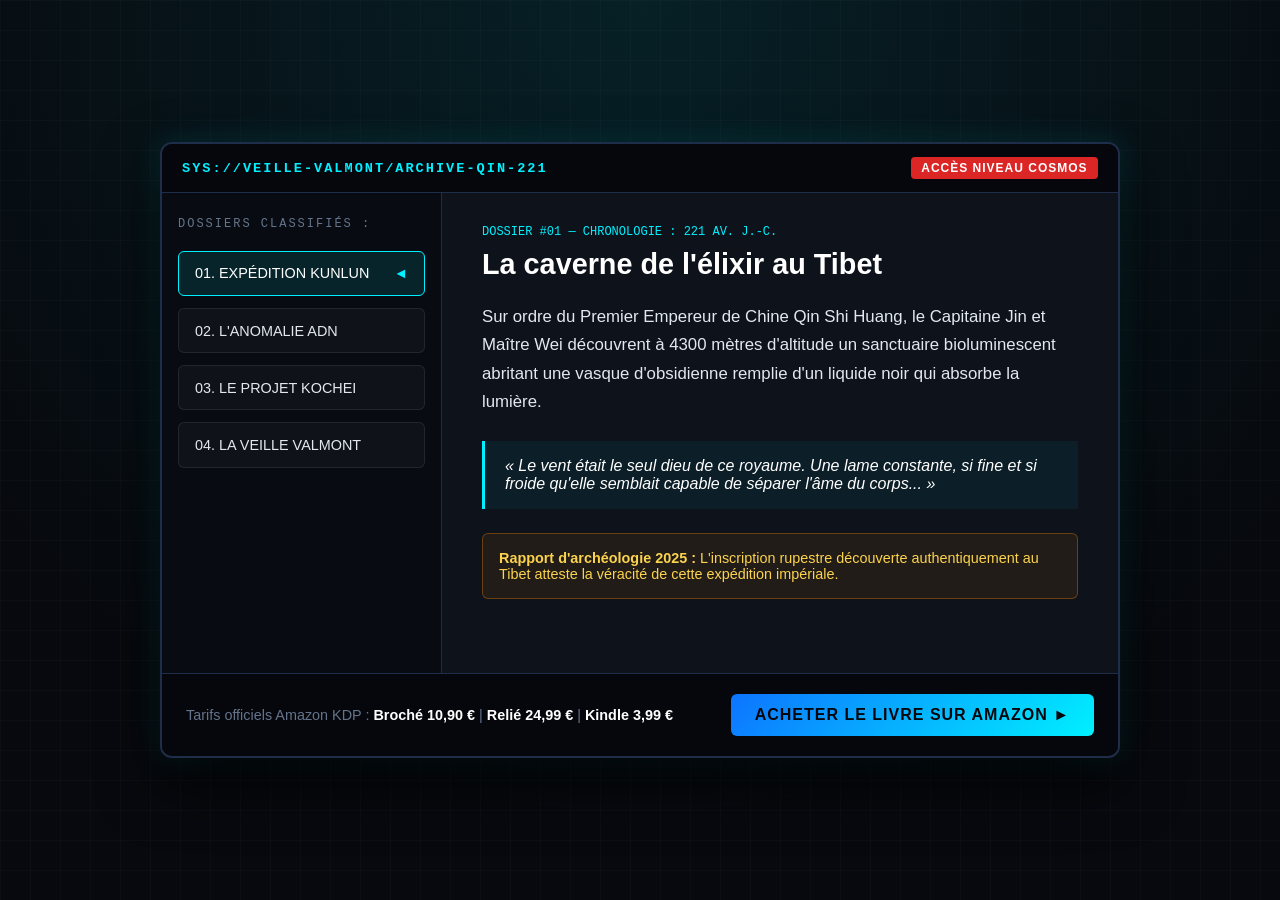
<file: pack_aplus_promotion/6_jeu_interactif_enquete_kdp/index.html>
<!DOCTYPE html>
<html lang="fr">
<head>
  <meta charset="UTF-8">
  <meta name="viewport" content="width=device-width, initial-scale=1.0">
  <title>TERMINAL D'ENQUÊTE KDP : LE GÈNE DE QIN — NIVEAU COSMOS</title>
  <style>
    :root {
      --bg-color: #07090E;
      --term-bg: #0D121B;
      --term-border: #1E2D4A;
      --cyan-neon: #00F0FF;
      --blue-accent: #0D74FF;
      --amber-warn: #D97706;
      --text-main: #E2E8F0;
      --text-dim: #64748B;
      --font-mono: 'Courier New', Courier, monospace;
      --font-sans: -apple-system, BlinkMacSystemFont, 'Segoe UI', Roboto, sans-serif;
    }

    * { margin: 0; padding: 0; box-sizing: border-box; }
    
    body {
      background-color: var(--bg-color);
      color: var(--text-main);
      font-family: var(--font-sans);
      min-height: 100vh;
      display: flex;
      flex-direction: column;
      align-items: center;
      justify-content: center;
      padding: 1.5rem;
      background-image: 
        radial-gradient(circle at 50% 0%, rgba(0, 240, 255, 0.1) 0%, transparent 75%),
        linear-gradient(rgba(255,255,255,0.02) 1px, transparent 1px),
        linear-gradient(90deg, rgba(255,255,255,0.02) 1px, transparent 1px);
      background-size: 100% 100%, 30px 30px, 30px 30px;
    }

    .terminal-container {
      width: 100%;
      max-width: 960px;
      background-color: var(--term-bg);
      border: 2px solid var(--term-border);
      border-radius: 12px;
      box-shadow: 0 25px 60px rgba(0, 0, 0, 0.8), 0 0 30px rgba(0, 240, 255, 0.15);
      overflow: hidden;
    }

    .terminal-header {
      background: #05070C;
      border-bottom: 1px solid var(--term-border);
      padding: 0.8rem 1.25rem;
      display: flex;
      justify-content: space-between;
      align-items: center;
    }

    .terminal-title {
      font-family: var(--font-mono);
      font-size: 0.85rem;
      color: var(--cyan-neon);
      letter-spacing: 2px;
      font-weight: bold;
    }

    .status-badge {
      font-size: 0.75rem;
      font-weight: 700;
      color: #FFFFFF;
      background-color: #DC2626;
      padding: 0.25rem 0.65rem;
      border-radius: 4px;
      letter-spacing: 1px;
    }

    .terminal-body {
      display: grid;
      grid-template-columns: 280px 1fr;
      min-height: 480px;
    }

    .dossiers-nav {
      background: rgba(0, 0, 0, 0.35);
      border-right: 1px solid var(--term-border);
      padding: 1.5rem 1rem;
      display: flex;
      flex-direction: column;
      gap: 0.75rem;
    }

    .nav-label {
      font-family: var(--font-mono);
      font-size: 0.75rem;
      color: var(--text-dim);
      letter-spacing: 2px;
      margin-bottom: 0.5rem;
      display: block;
    }

    .dossier-btn {
      width: 100%;
      text-align: left;
      background: rgba(255, 255, 255, 0.03);
      border: 1px solid rgba(255, 255, 255, 0.08);
      color: var(--text-main);
      padding: 0.85rem 1rem;
      border-radius: 6px;
      cursor: pointer;
      font-size: 0.9rem;
      font-weight: 500;
      transition: all 0.2s ease;
      display: flex;
      justify-content: space-between;
      align-items: center;
    }

    .dossier-btn:hover, .dossier-btn.active {
      background: rgba(0, 240, 255, 0.1);
      border-color: var(--cyan-neon);
      color: #FFFFFF;
    }

    .dossier-btn.active::after {
      content: "◄";
      color: var(--cyan-neon);
    }

    .dossier-content {
      padding: 2rem 2.5rem;
      position: relative;
    }

    .dossier-panel {
      display: none;
      animation: fadeIn 0.3s ease forwards;
    }

    .dossier-panel.active {
      display: block;
    }

    .panel-code {
      font-family: var(--font-mono);
      font-size: 0.75rem;
      color: var(--cyan-neon);
      margin-bottom: 0.5rem;
      display: block;
    }

    .panel-title {
      font-size: 1.8rem;
      color: #FFFFFF;
      margin-bottom: 1.25rem;
      line-height: 1.25;
    }

    .panel-desc {
      font-size: 1.05rem;
      color: var(--text-main);
      line-height: 1.7;
      margin-bottom: 1.5rem;
    }

    .panel-quote {
      background: rgba(0, 240, 255, 0.05);
      border-left: 3px solid var(--cyan-neon);
      padding: 1rem 1.25rem;
      margin-bottom: 1.5rem;
      font-style: italic;
      color: #FFFFFF;
    }

    .secret-box {
      background: rgba(217, 119, 6, 0.1);
      border: 1px solid rgba(217, 119, 6, 0.4);
      border-radius: 6px;
      padding: 1rem;
      font-size: 0.9rem;
      color: #FCD34D;
      margin-top: 1.5rem;
    }

    .cta-footer {
      background: #05070C;
      border-top: 1px solid var(--term-border);
      padding: 1.25rem 1.5rem;
      display: flex;
      justify-content: space-between;
      align-items: center;
      flex-wrap: wrap;
      gap: 1rem;
    }

    .pricing-info {
      font-size: 0.9rem;
      color: var(--text-dim);
    }

    .pricing-info strong {
      color: #FFFFFF;
    }

    .btn-amazon {
      background: linear-gradient(135deg, var(--blue-accent), var(--cyan-neon));
      color: #05070C;
      font-weight: 700;
      text-transform: uppercase;
      letter-spacing: 1px;
      padding: 0.75rem 1.5rem;
      border-radius: 6px;
      text-decoration: none;
      transition: all 0.25s ease;
      display: inline-block;
    }

    .btn-amazon:hover {
      transform: translateY(-2px);
      box-shadow: 0 8px 25px rgba(0, 240, 255, 0.3);
    }

    @keyframes fadeIn {
      from { opacity: 0; transform: translateY(10px); }
      to { opacity: 1; transform: translateY(0); }
    }

    @media (max-width: 768px) {
      .terminal-body { grid-template-columns: 1fr; }
      .dossiers-nav { border-right: none; border-bottom: 1px solid var(--term-border); }
    }
  </style>
</head>
<body>

  <div class="terminal-container">
    <header class="terminal-header">
      <span class="terminal-title">SYS://VEILLE-VALMONT/ARCHIVE-QIN-221</span>
      <span class="status-badge">ACCÈS NIVEAU COSMOS</span>
    </header>

    <div class="terminal-body">
      <nav class="dossiers-nav" aria-label="Sélection des dossiers classifiés">
        <span class="nav-label">DOSSIERS CLASSIFIÉS :</span>
        <button class="dossier-btn active" data-target="panel-1">01. EXPÉDITION KUNLUN</button>
        <button class="dossier-btn" data-target="panel-2">02. L'ANOMALIE ADN</button>
        <button class="dossier-btn" data-target="panel-3">03. LE PROJET KOCHEI</button>
        <button class="dossier-btn" data-target="panel-4">04. LA VEILLE VALMONT</button>
      </nav>

      <main class="dossier-content">
        <!-- PANNEAU 1 -->
        <div class="dossier-panel active" id="panel-1">
          <span class="panel-code">DOSSIER #01 — CHRONOLOGIE : 221 AV. J.-C.</span>
          <h2 class="panel-title">La caverne de l'élixir au Tibet</h2>
          <p class="panel-desc">
            Sur ordre du Premier Empereur de Chine Qin Shi Huang, le Capitaine Jin et Maître Wei découvrent à 4300 mètres d'altitude un sanctuaire bioluminescent abritant une vasque d'obsidienne remplie d'un liquide noir qui absorbe la lumière.
          </p>
          <div class="panel-quote">
            « Le vent était le seul dieu de ce royaume. Une lame constante, si fine et si froide qu'elle semblait capable de séparer l'âme du corps... »
          </div>
          <div class="secret-box">
            <strong>Rapport d'archéologie 2025 :</strong> L'inscription rupestre découverte authentiquement au Tibet atteste la véracité de cette expédition impériale.
          </div>
        </div>

        <!-- PANNEAU 2 -->
        <div class="dossier-panel" id="panel-2">
          <span class="panel-code">DOSSIER #02 — CHRONOLOGIE : 2025</span>
          <h2 class="panel-title">L'Odyssée & le séquençage interdit</h2>
          <p class="panel-desc">
            À bord du yacht-laboratoire de Julian Sterling, le Dr Léo Valmont — généticien marqué par le décès de sa sœur Élise d'un vieillissement accéléré (progeria) — étudie la substance extraite du Kunlun. Ses télomères possèdent une capacité d'autoréparation illimitée.
          </p>
          <div class="panel-quote">
            « Ce n'est pas un médicament, Julian... C'est un parasite millénaire qui réécrit le génome pour transformer son hôte. »
          </div>
          <div class="secret-box">
            <strong>Alerte biotechnologique :</strong> Sterling refuse d'arrêter le protocole et prépare sa propre injection dans la cité engloutie de Yonaguni au Japon.
          </div>
        </div>

        <!-- PANNEAU 3 -->
        <div class="dossier-panel" id="panel-3">
          <span class="panel-code">DOSSIER #03 — CLASSIFICATION INTERNATIONALE</span>
          <h2 class="panel-title">Le secret d'État : Projet Kochei</h2>
          <p class="panel-desc">
            Du monastère de Paro au Bhoutan jusqu'à Moscou, les services de renseignement russes surveillent l'anomalie sous le nom de code « Kochei ». La générale Anja Petrova est contrainte d'allier ses forces tactiques à celles de Léo et Samira Belkacem pour enterrer la menace sous un secret d'État d'un siècle.
          </p>
          <div class="panel-quote">
            « Il n'y en avait pas qu'une... La victoire d'aujourd'hui n'est que la première bataille d'une guerre invisible. »
          </div>
          <div class="secret-box">
            <strong>Niveau de secret :</strong> Secret Défense / Niveau Cosmos (Accès restreint).
          </div>
        </div>

        <!-- PANNEAU 4 -->
        <div class="dossier-panel" id="panel-4">
          <span class="panel-code">DOSSIER #04 — LE SACRIFICE FINAL</span>
          <h2 class="panel-title">La Gardienne du Silence</h2>
          <p class="panel-desc">
            À Yonaguni, Léo Valmont commet le sacrifice génétique ultime : s'inoculer une charge virale pour détruire l'entité primordiale. Son corps subit un vieillissement fulgurant. Après sa mort en soins palliatifs à Genève à l'âge de 26 ans, Samira Belkacem fonde « La Veille Valmont » et installe le brise-glace <em>Le Valmont</em> en Antarctique.
          </p>
          <div class="panel-quote">
            « Ce n'est pas la durée qui compte. C'est l'intensité. C'est ça, la vie : l'empreinte qu'on laisse, pas le temps qu'on passe. »
          </div>
          <div class="secret-box">
            <strong>Conclusion d'enquête :</strong> Découvrez l'intégralité des 20 chapitres du thriller de Franck PLATON sur Amazon KDP.
          </div>
        </div>
      </main>
    </div>

    <footer class="cta-footer">
      <div class="pricing-info">
        Tarifs officiels Amazon KDP : <strong>Broché 10,90 €</strong> | <strong>Relié 24,99 €</strong> | <strong>Kindle 3,99 €</strong>
      </div>
      <a href="https://amzn.eu/d/04xCrOHY" target="_blank" rel="noopener noreferrer" class="btn-amazon">
        ACHETER LE LIVRE SUR AMAZON ►
      </a>
    </footer>
  </div>

  <script>
    const buttons = document.querySelectorAll('.dossier-btn');
    const panels = document.querySelectorAll('.dossier-panel');

    buttons.forEach(btn => {
      btn.addEventListener('click', () => {
        const targetId = btn.getAttribute('data-target');
        buttons.forEach(b => b.classList.remove('active'));
        panels.forEach(p => p.classList.remove('active'));
        btn.classList.add('active');
        const activePanel = document.getElementById(targetId);
        if (activePanel) activePanel.classList.add('active');
      });
    });
  </script>
</body>
</html>
</file>
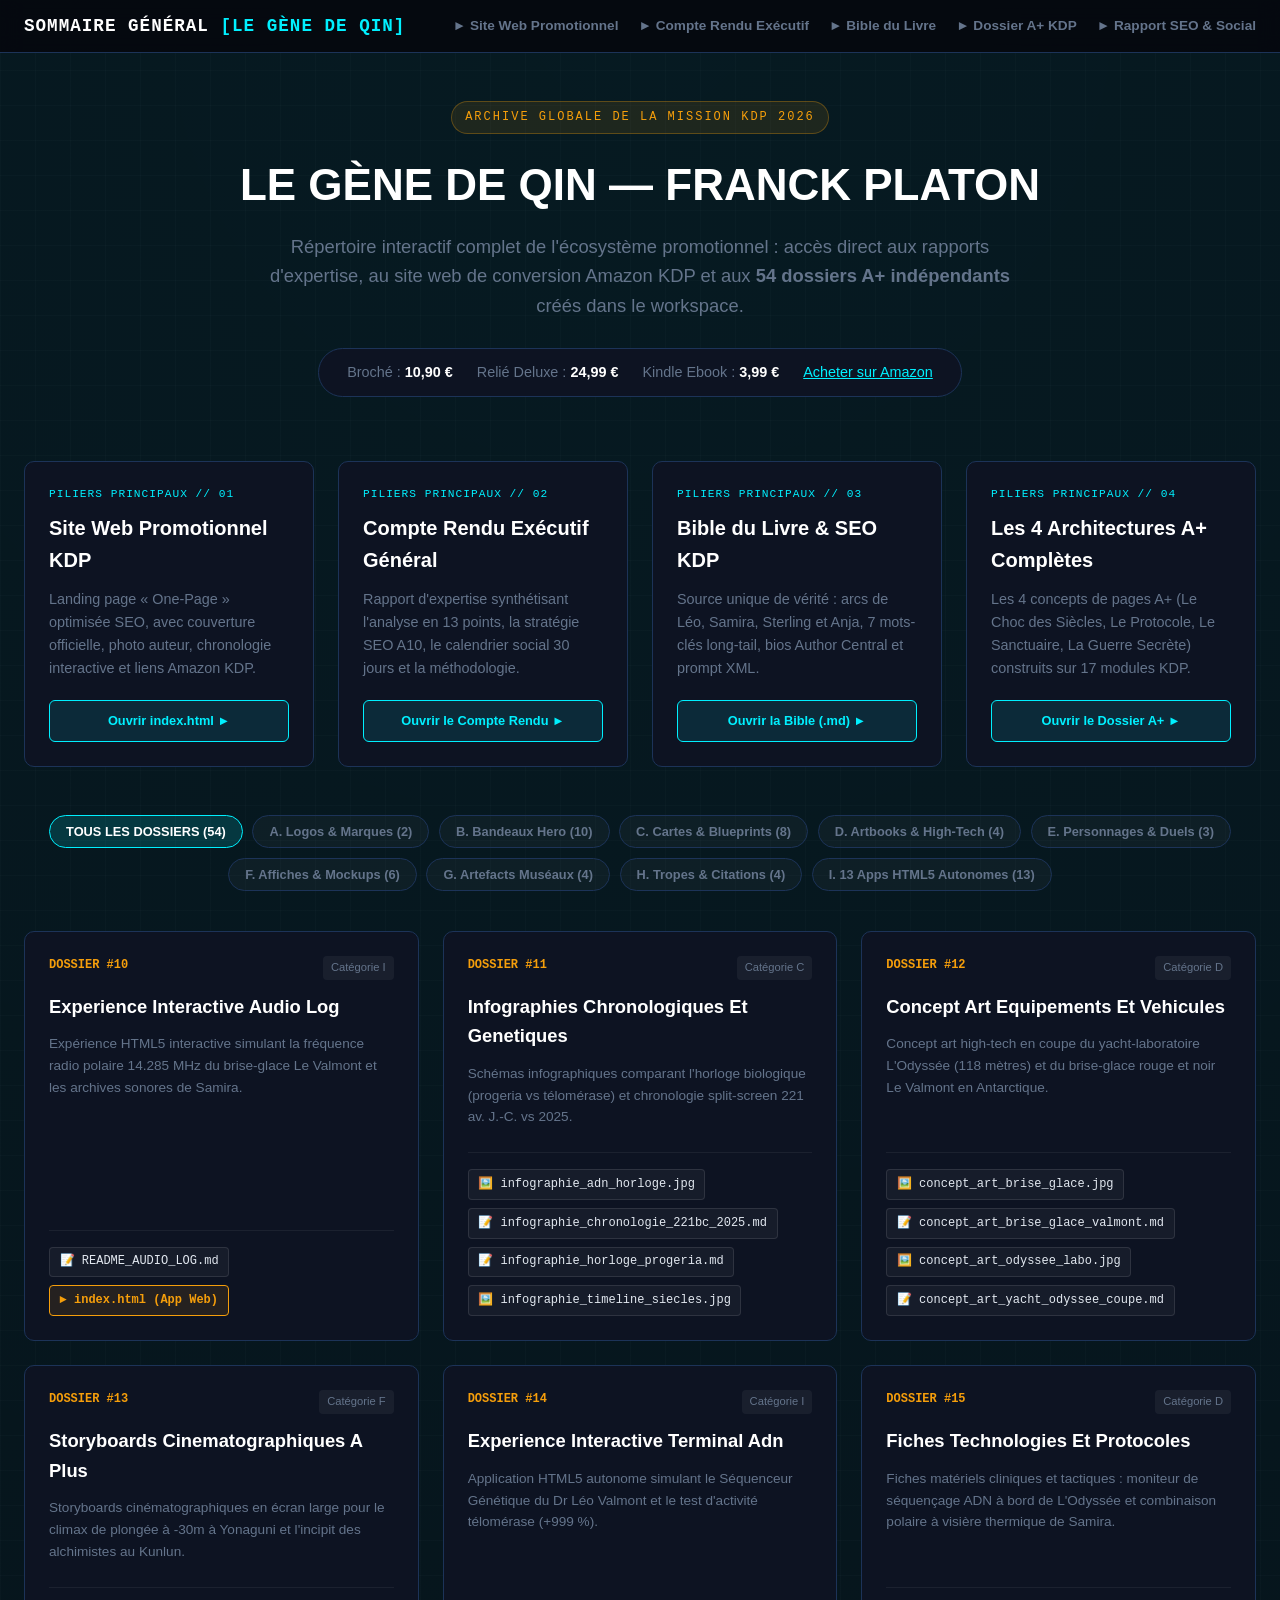
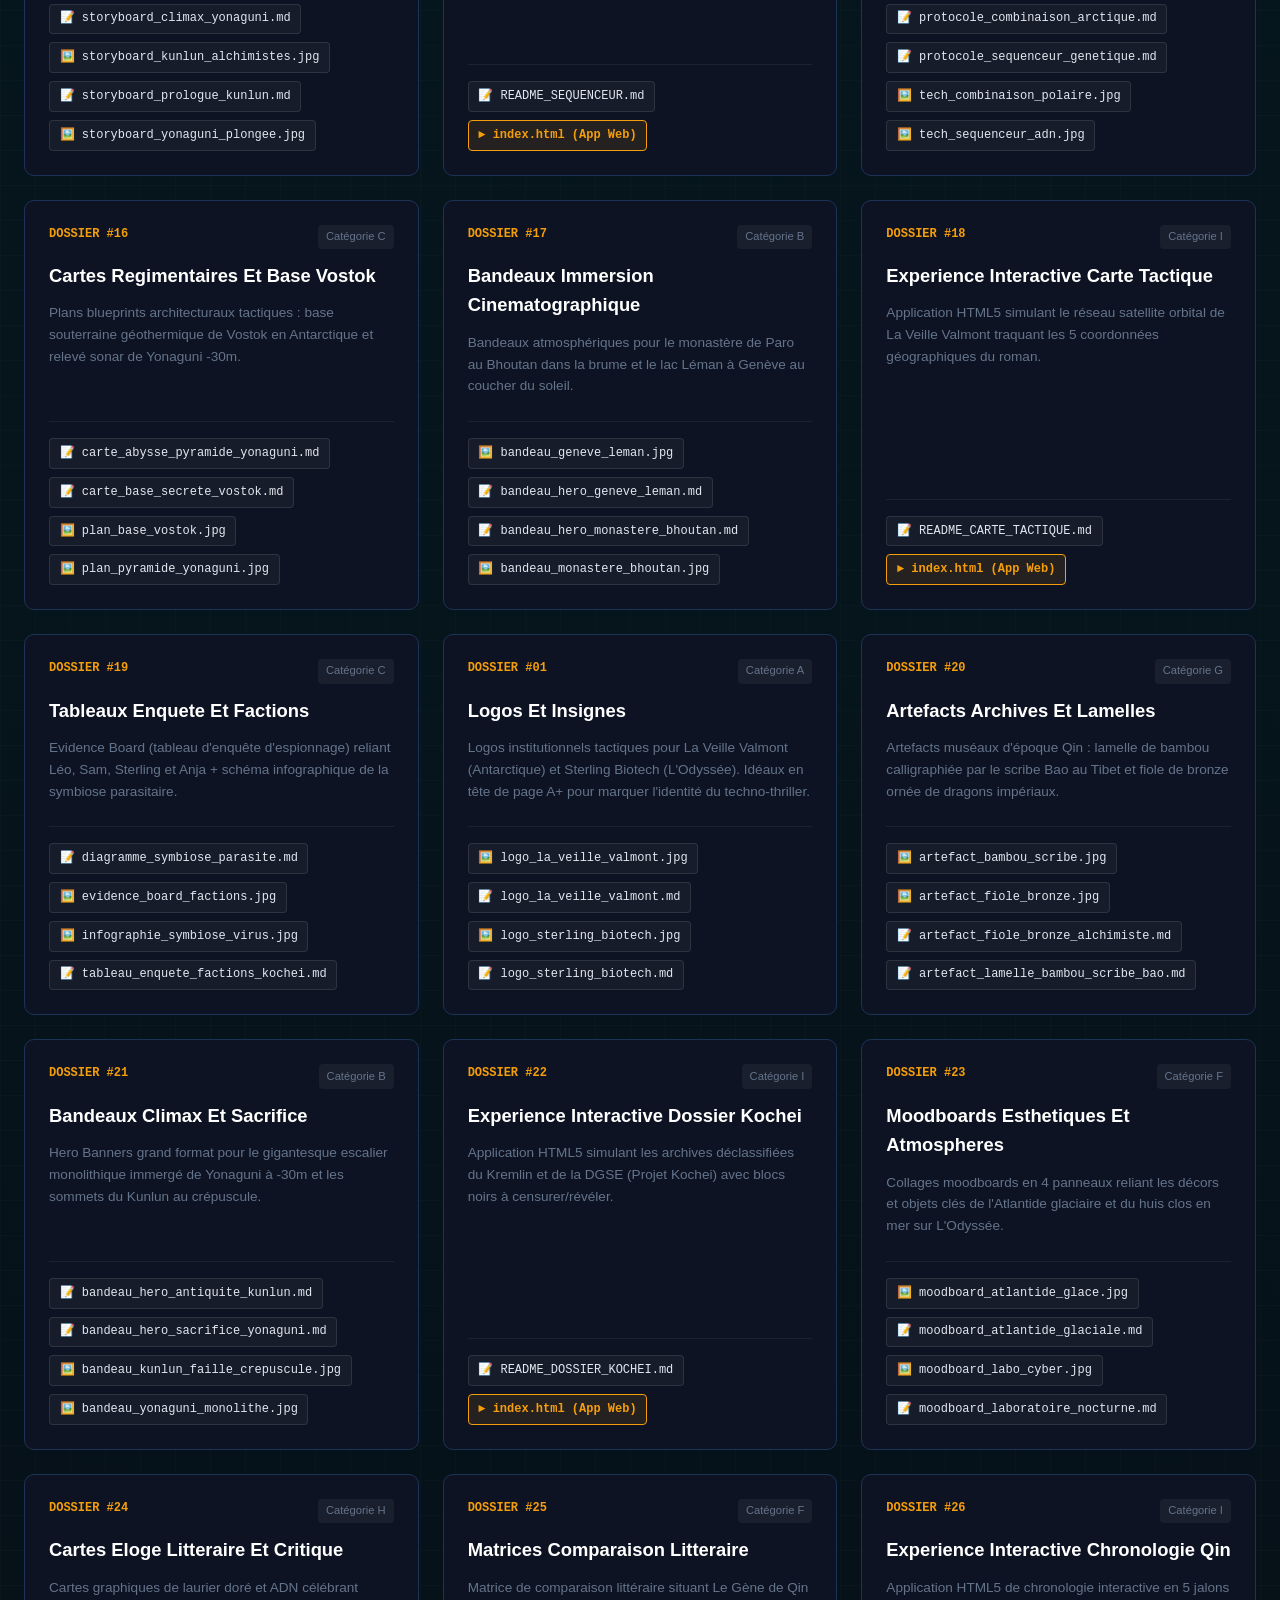
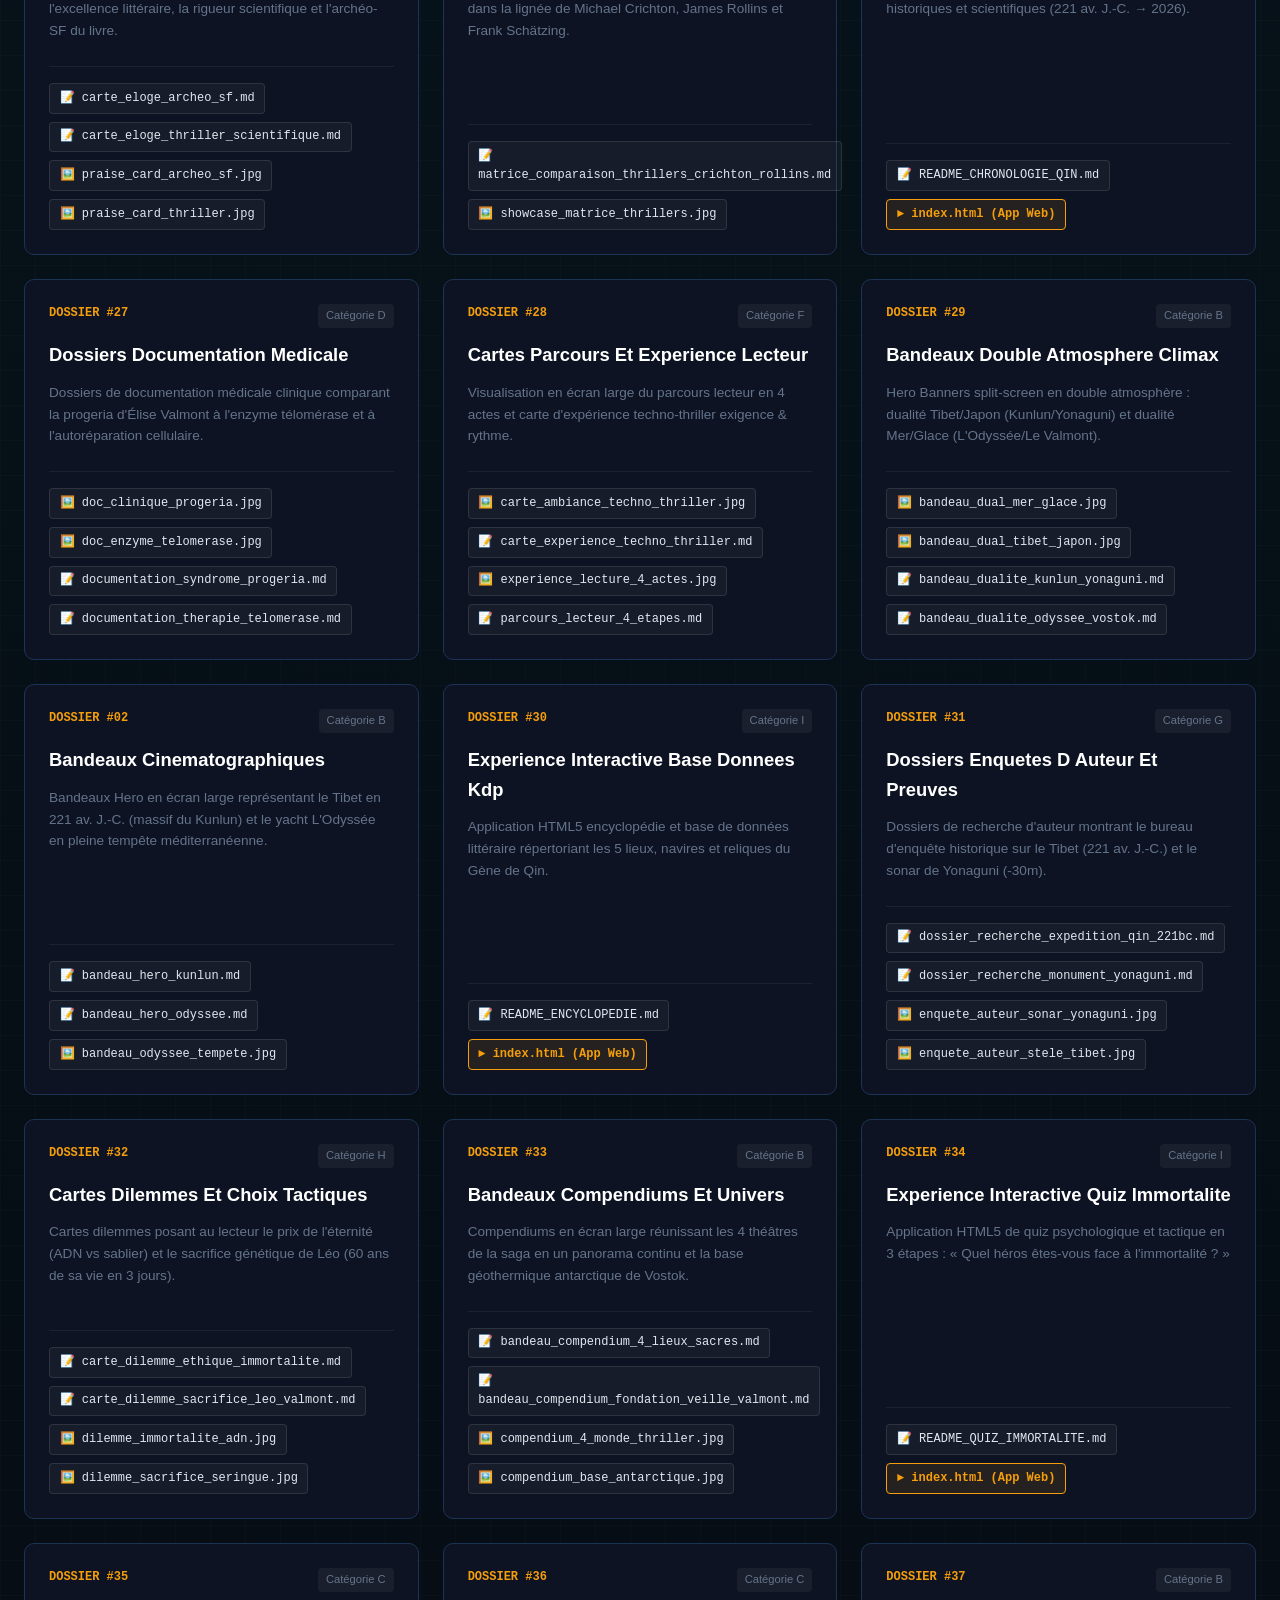
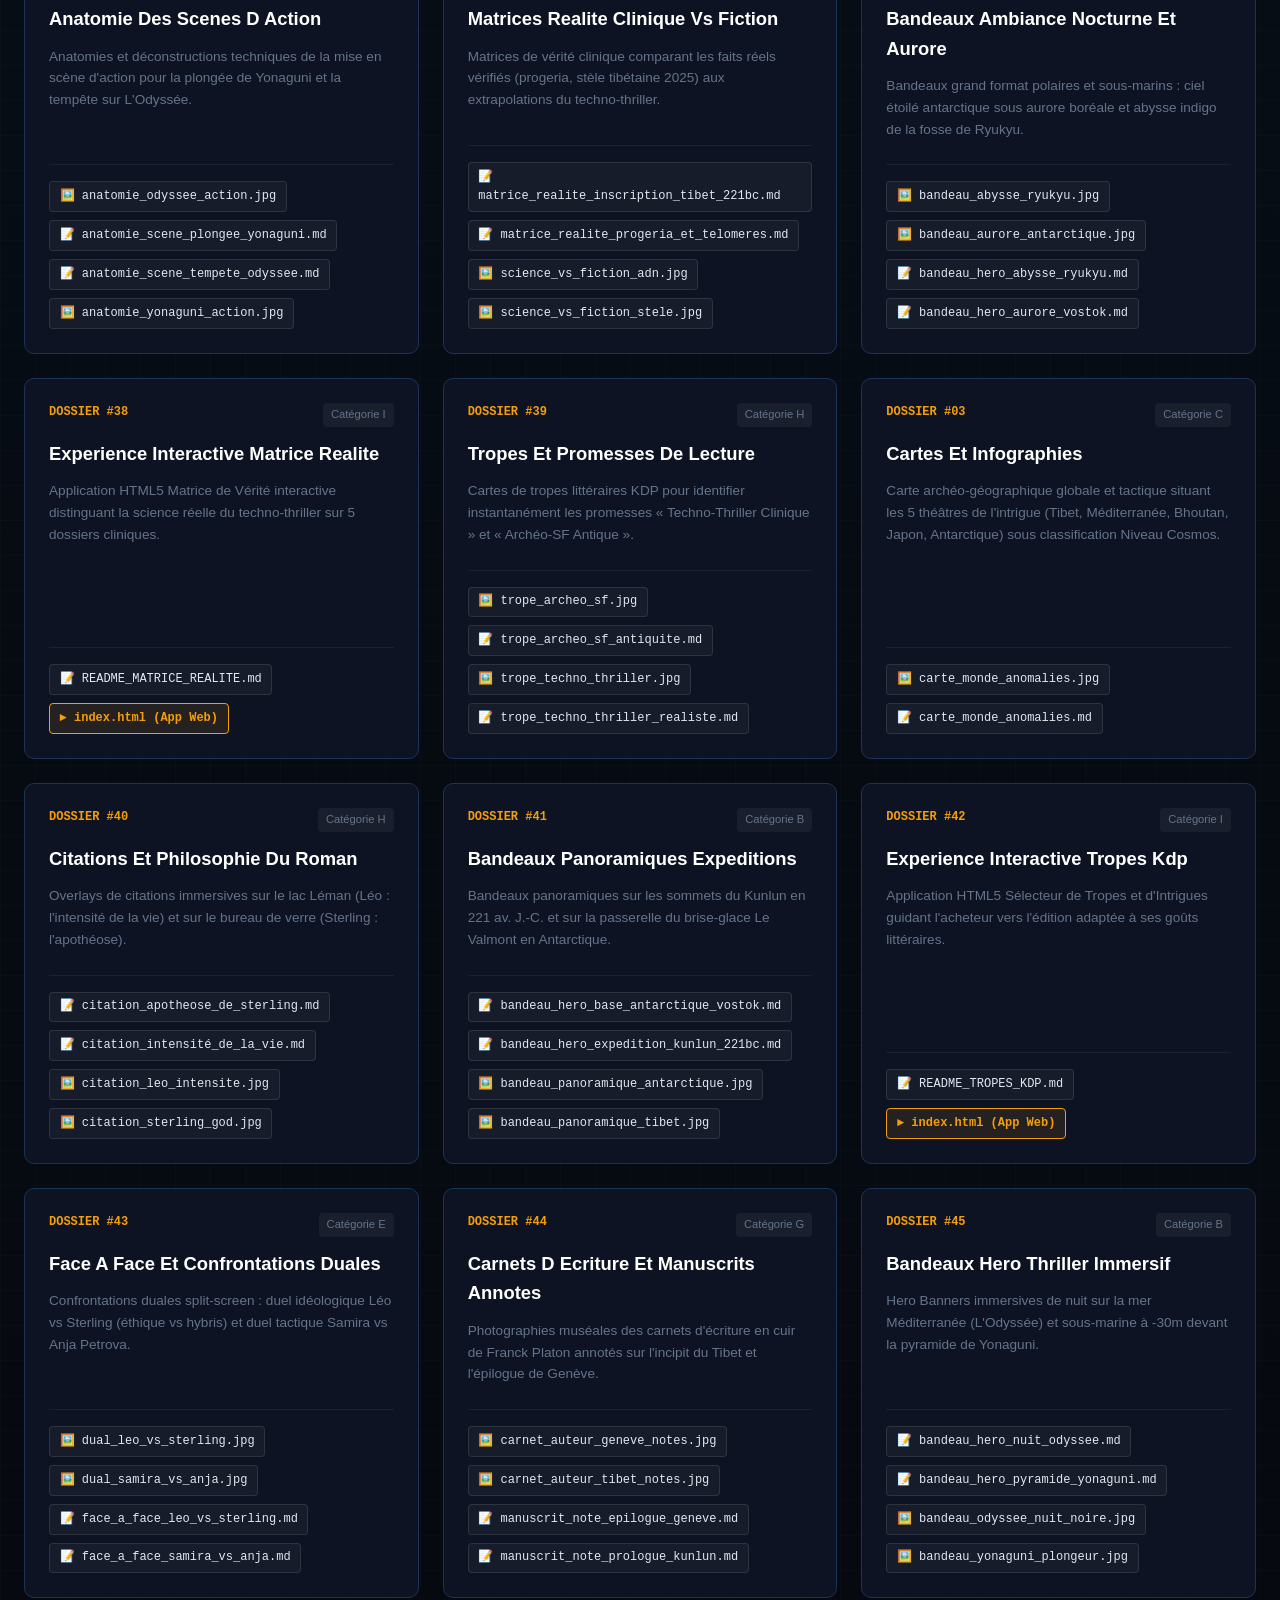
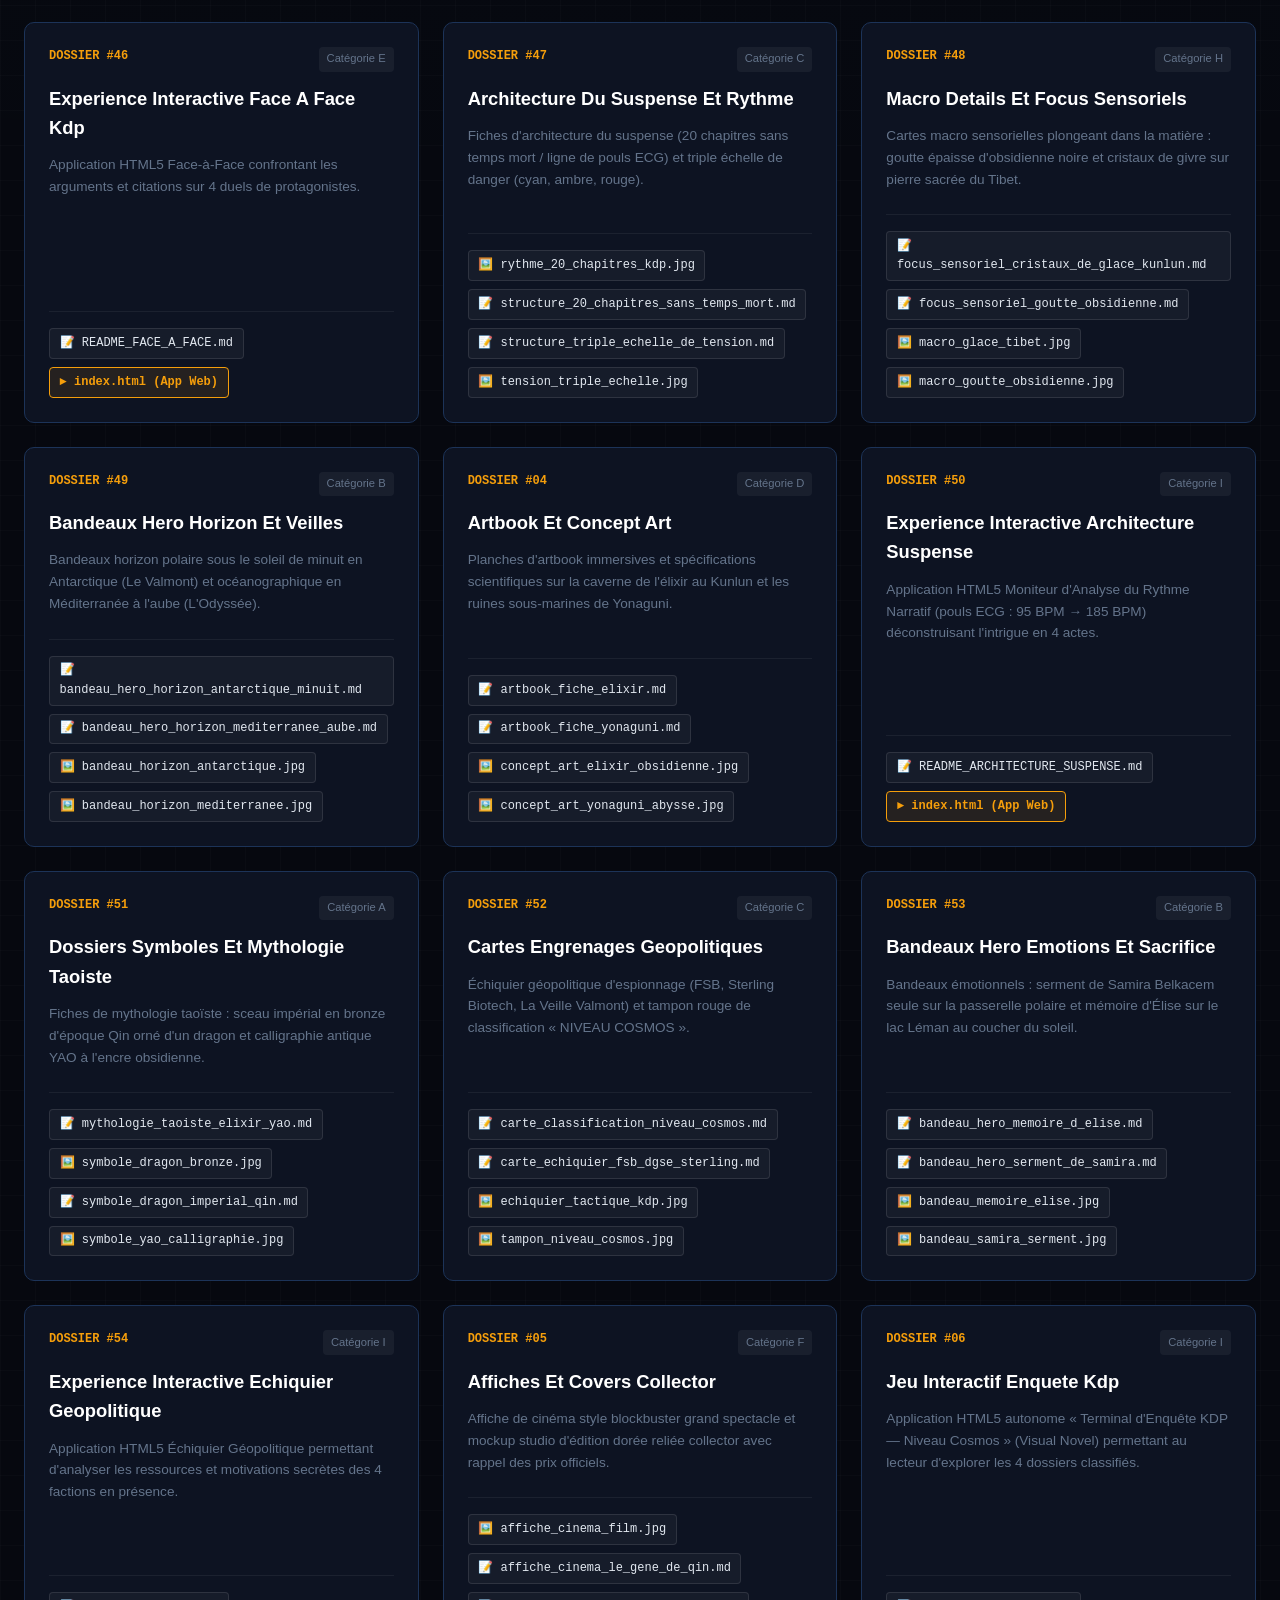
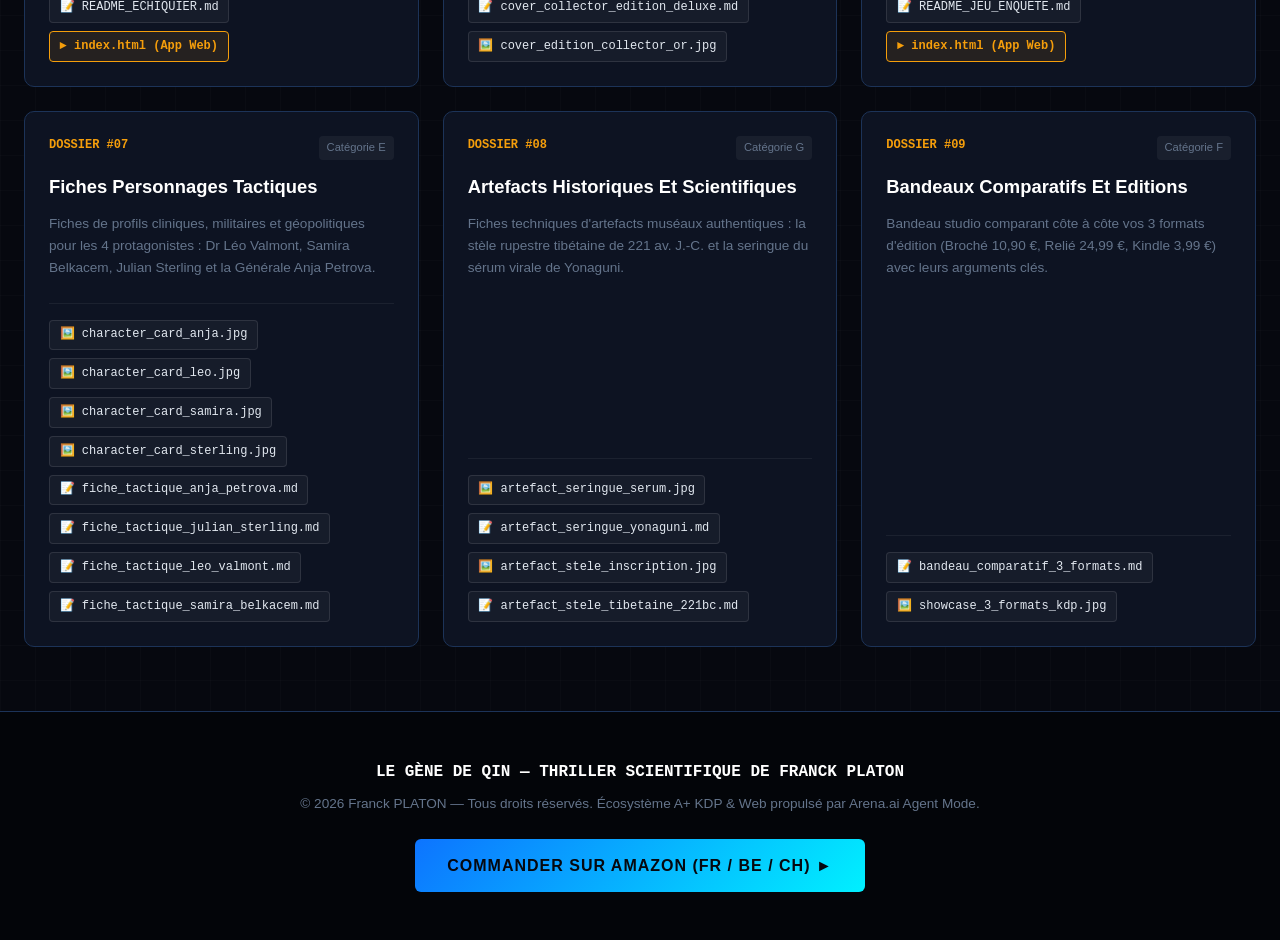
<file: sommaire.html>
<!DOCTYPE html>
<html lang="fr">
<head>
  <meta charset="UTF-8">
  <meta name="viewport" content="width=device-width, initial-scale=1.0">
  <title>SOMMAIRE GÉNÉRAL INTERACTIF — LE GÈNE DE QIN | FRANCK PLATON</title>
  <style>
    :root {
      --bg-dark: #06080F;
      --card-bg: #0D1322;
      --card-hover: #141D33;
      --border-blue: #1C3358;
      --cyan-neon: #00F0FF;
      --blue-accent: #0D74FF;
      --gold-imperial: #F59E0B;
      --red-alert: #DC2626;
      --text-main: #E2E8F0;
      --text-dim: #64748B;
      --font-mono: 'Courier New', Courier, monospace;
      --font-sans: -apple-system, BlinkMacSystemFont, 'Segoe UI', Roboto, sans-serif;
    }

    * { margin: 0; padding: 0; box-sizing: border-box; }

    body {
      background-color: var(--bg-dark);
      color: var(--text-main);
      font-family: var(--font-sans);
      min-height: 100vh;
      line-height: 1.6;
      background-image: 
        radial-gradient(circle at 50% 0%, rgba(0, 240, 255, 0.08) 0%, transparent 75%),
        linear-gradient(rgba(255,255,255,0.015) 1px, transparent 1px),
        linear-gradient(90deg, rgba(255,255,255,0.015) 1px, transparent 1px);
      background-size: 100% 100%, 35px 35px, 35px 35px;
    }

    .header-nav {
      position: sticky;
      top: 0;
      background: rgba(6, 8, 15, 0.92);
      backdrop-filter: blur(10px);
      border-bottom: 1px solid var(--border-blue);
      z-index: 1000;
      padding: 0.75rem 0;
    }

    .nav-container {
      max-width: 1280px;
      margin: 0 auto;
      padding: 0 1.5rem;
      display: flex;
      justify-content: space-between;
      align-items: center;
      flex-wrap: wrap;
      gap: 1rem;
    }

    .logo-brand {
      font-family: var(--font-mono);
      font-size: 1.1rem;
      font-weight: bold;
      color: #FFFFFF;
      text-decoration: none;
      letter-spacing: 1px;
    }

    .logo-brand span { color: var(--cyan-neon); }

    .nav-links {
      display: flex;
      gap: 1.25rem;
      flex-wrap: wrap;
    }

    .nav-link {
      color: var(--text-dim);
      text-decoration: none;
      font-size: 0.85rem;
      font-weight: 600;
      transition: color 0.2s;
    }

    .nav-link:hover { color: var(--cyan-neon); }

    .hero-banner {
      max-width: 1280px;
      margin: 3rem auto 2rem auto;
      padding: 0 1.5rem;
      text-align: center;
    }

    .hero-badge {
      display: inline-block;
      font-family: var(--font-mono);
      font-size: 0.75rem;
      color: var(--gold-imperial);
      background: rgba(245, 158, 11, 0.1);
      border: 1px solid rgba(245, 158, 11, 0.3);
      padding: 0.35rem 0.85rem;
      border-radius: 50px;
      margin-bottom: 1rem;
      letter-spacing: 2px;
    }

    .hero-title {
      font-size: 2.75rem;
      color: #FFFFFF;
      margin-bottom: 0.75rem;
      font-weight: 900;
    }

    .hero-subtitle {
      font-size: 1.15rem;
      color: var(--text-dim);
      max-width: 760px;
      margin: 0 auto 1.75rem auto;
    }

    .pricing-bar {
      display: inline-flex;
      gap: 1.5rem;
      background: var(--card-bg);
      border: 1px solid var(--border-blue);
      padding: 0.75rem 1.75rem;
      border-radius: 50px;
      margin-bottom: 2rem;
      flex-wrap: wrap;
      justify-content: center;
    }

    .price-item {
      font-size: 0.9rem;
      color: var(--text-dim);
    }

    .price-item strong { color: #FFFFFF; font-weight: 700; }

    .piliers-grid {
      max-width: 1280px;
      margin: 0 auto 3rem auto;
      padding: 0 1.5rem;
      display: grid;
      grid-template-columns: repeat(auto-fit, minmax(280px, 1fr));
      gap: 1.5rem;
    }

    .pilier-card {
      background: var(--card-bg);
      border: 1px solid var(--border-blue);
      border-radius: 10px;
      padding: 1.5rem;
      transition: all 0.25s ease;
      display: flex;
      flex-direction: column;
      justify-content: space-between;
    }

    .pilier-card:hover {
      transform: translateY(-4px);
      border-color: var(--cyan-neon);
      box-shadow: 0 12px 30px rgba(0, 0, 0, 0.6);
    }

    .pilier-tag {
      font-family: var(--font-mono);
      font-size: 0.7rem;
      color: var(--cyan-neon);
      margin-bottom: 0.5rem;
      display: block;
      letter-spacing: 1px;
    }

    .pilier-title {
      font-size: 1.25rem;
      color: #FFFFFF;
      margin-bottom: 0.75rem;
    }

    .pilier-desc {
      font-size: 0.9rem;
      color: var(--text-dim);
      margin-bottom: 1.25rem;
    }

    .btn-action {
      display: inline-block;
      background: rgba(0, 240, 255, 0.1);
      border: 1px solid var(--cyan-neon);
      color: var(--cyan-neon);
      text-decoration: none;
      font-size: 0.8rem;
      font-weight: 700;
      padding: 0.6rem 1.1rem;
      border-radius: 6px;
      text-align: center;
      transition: all 0.2s ease;
    }

    .btn-action:hover {
      background: var(--cyan-neon);
      color: #06080F;
    }

    .filter-tabs {
      max-width: 1280px;
      margin: 0 auto 2.5rem auto;
      padding: 0 1.5rem;
      display: flex;
      flex-wrap: wrap;
      gap: 0.6rem;
      justify-content: center;
    }

    .filter-btn {
      background: rgba(255, 255, 255, 0.03);
      border: 1px solid var(--border-blue);
      color: var(--text-dim);
      padding: 0.5rem 1rem;
      border-radius: 50px;
      font-size: 0.8rem;
      font-weight: 600;
      cursor: pointer;
      transition: all 0.2s ease;
    }

    .filter-btn:hover, .filter-btn.active {
      background: rgba(0, 240, 255, 0.15);
      border-color: var(--cyan-neon);
      color: #FFFFFF;
    }

    .dossiers-grid {
      max-width: 1280px;
      margin: 0 auto 4rem auto;
      padding: 0 1.5rem;
      display: grid;
      grid-template-columns: repeat(auto-fill, minmax(340px, 1fr));
      gap: 1.5rem;
    }

    .dossier-card {
      background: var(--card-bg);
      border: 1px solid var(--border-blue);
      border-radius: 10px;
      padding: 1.5rem;
      display: flex;
      flex-direction: column;
      justify-content: space-between;
      transition: all 0.25s ease;
    }

    .dossier-card:hover {
      background: var(--card-hover);
      border-color: rgba(0, 240, 255, 0.4);
      transform: translateY(-3px);
    }

    .dossier-header {
      display: flex;
      justify-content: space-between;
      align-items: flex-start;
      margin-bottom: 0.75rem;
    }

    .dossier-id {
      font-family: var(--font-mono);
      font-size: 0.75rem;
      color: var(--gold-imperial);
      font-weight: bold;
    }

    .dossier-cat {
      font-size: 0.7rem;
      color: var(--text-dim);
      background: rgba(255, 255, 255, 0.05);
      padding: 0.2rem 0.5rem;
      border-radius: 4px;
    }

    .dossier-title {
      font-size: 1.15rem;
      color: #FFFFFF;
      margin-bottom: 0.75rem;
    }

    .dossier-desc {
      font-size: 0.85rem;
      color: var(--text-dim);
      margin-bottom: 1.5rem;
      line-height: 1.6;
    }

    .files-list {
      display: flex;
      flex-wrap: wrap;
      gap: 0.5rem;
      border-top: 1px solid rgba(255, 255, 255, 0.06);
      padding-top: 1rem;
    }

    .file-chip {
      display: inline-flex;
      align-items: center;
      gap: 0.35rem;
      font-size: 0.75rem;
      font-family: var(--font-mono);
      background: rgba(255, 255, 255, 0.04);
      border: 1px solid rgba(255, 255, 255, 0.1);
      color: var(--text-main);
      padding: 0.3rem 0.6rem;
      border-radius: 4px;
      text-decoration: none;
      transition: all 0.2s ease;
    }

    .file-chip:hover {
      background: var(--cyan-neon);
      color: #06080F;
      border-color: var(--cyan-neon);
    }

    .file-chip.app-chip {
      background: rgba(245, 158, 11, 0.1);
      border-color: var(--gold-imperial);
      color: var(--gold-imperial);
      font-weight: bold;
    }

    .file-chip.app-chip:hover {
      background: var(--gold-imperial);
      color: #06080F;
    }

    .site-footer {
      border-top: 1px solid var(--border-blue);
      padding: 3rem 1.5rem;
      text-align: center;
      background: #030509;
      margin-top: auto;
    }

    .footer-title {
      font-family: var(--font-mono);
      font-size: 1rem;
      color: #FFFFFF;
      margin-bottom: 0.5rem;
    }

    .footer-desc {
      font-size: 0.85rem;
      color: var(--text-dim);
      margin-bottom: 1.5rem;
    }

    .btn-amazon-large {
      display: inline-block;
      background: linear-gradient(135deg, var(--blue-accent), var(--cyan-neon));
      color: #06080F;
      font-weight: 700;
      text-transform: uppercase;
      letter-spacing: 1px;
      padding: 0.85rem 2rem;
      border-radius: 6px;
      text-decoration: none;
      transition: all 0.25s ease;
    }

    .btn-amazon-large:hover {
      transform: translateY(-2px);
      box-shadow: 0 8px 25px rgba(0, 240, 255, 0.35);
    }
  </style>
</head>
<body>

  <header class="header-nav">
    <div class="nav-container">
      <a href="sommaire.html" class="logo-brand">SOMMAIRE GÉNÉRAL <span>[LE GÈNE DE QIN]</span></a>
      <nav class="nav-links">
        <a href="index.html" class="nav-link">► Site Web Promotionnel</a>
        <a href="COMPTE_RENDU_GENERAL_MISSION_KDP.md" class="nav-link">► Compte Rendu Exécutif</a>
        <a href="bible_le_gene_de_qin.md" class="nav-link">► Bible du Livre</a>
        <a href="aplus_content_le_gene_de_qin.md" class="nav-link">► Dossier A+ KDP</a>
        <a href="rapport_final_le_gene_de_qin.md" class="nav-link">► Rapport SEO & Social</a>
      </nav>
    </div>
  </header>

  <section class="hero-banner">
    <span class="hero-badge">ARCHIVE GLOBALE DE LA MISSION KDP 2026</span>
    <h1 class="hero-title">LE GÈNE DE QIN — FRANCK PLATON</h1>
    <p class="hero-subtitle">
      Répertoire interactif complet de l'écosystème promotionnel : accès direct aux rapports d'expertise, au site web de conversion Amazon KDP et aux <strong>54 dossiers A+ indépendants</strong> créés dans le workspace.
    </p>
    <div class="pricing-bar">
      <span class="price-item">Broché : <strong>10,90 €</strong></span>
      <span class="price-item">Relié Deluxe : <strong>24,99 €</strong></span>
      <span class="price-item">Kindle Ebook : <strong>3,99 €</strong></span>
      <span class="price-item"><a href="https://amzn.eu/d/04xCrOHY" target="_blank" style="color: var(--cyan-neon); text-decoration: underline;">Acheter sur Amazon</a></span>
    </div>
  </section>

  <!-- PILIERS PRINCIPAUX -->
  <section class="piliers-grid">
    <div class="pilier-card">
      <div>
        <span class="pilier-tag">PILIERS PRINCIPAUX // 01</span>
        <h3 class="pilier-title">Site Web Promotionnel KDP</h3>
        <p class="pilier-desc">
          Landing page « One-Page » optimisée SEO, avec couverture officielle, photo auteur, chronologie interactive et liens Amazon KDP.
        </p>
      </div>
      <a href="index.html" class="btn-action">Ouvrir index.html ►</a>
    </div>

    <div class="pilier-card">
      <div>
        <span class="pilier-tag">PILIERS PRINCIPAUX // 02</span>
        <h3 class="pilier-title">Compte Rendu Exécutif Général</h3>
        <p class="pilier-desc">
          Rapport d'expertise synthétisant l'analyse en 13 points, la stratégie SEO A10, le calendrier social 30 jours et la méthodologie.
        </p>
      </div>
      <a href="COMPTE_RENDU_GENERAL_MISSION_KDP.md" class="btn-action">Ouvrir le Compte Rendu ►</a>
    </div>

    <div class="pilier-card">
      <div>
        <span class="pilier-tag">PILIERS PRINCIPAUX // 03</span>
        <h3 class="pilier-title">Bible du Livre & SEO KDP</h3>
        <p class="pilier-desc">
          Source unique de vérité : arcs de Léo, Samira, Sterling et Anja, 7 mots-clés long-tail, bios Author Central et prompt XML.
        </p>
      </div>
      <a href="bible_le_gene_de_qin.md" class="btn-action">Ouvrir la Bible (.md) ►</a>
    </div>

    <div class="pilier-card">
      <div>
        <span class="pilier-tag">PILIERS PRINCIPAUX // 04</span>
        <h3 class="pilier-title">Les 4 Architectures A+ Complètes</h3>
        <p class="pilier-desc">
          Les 4 concepts de pages A+ (Le Choc des Siècles, Le Protocole, Le Sanctuaire, La Guerre Secrète) construits sur 17 modules KDP.
        </p>
      </div>
      <a href="aplus_content_le_gene_de_qin.md" class="btn-action">Ouvrir le Dossier A+ ►</a>
    </div>
  </section>

  <!-- FILTRES PAR CATÉGORIES -->
  <div class="filter-tabs" id="filterTabs">
    <button class="filter-btn active" data-cat="all">TOUS LES DOSSIERS (54)</button>
    <button class="filter-btn" data-cat="cat-a">A. Logos & Marques (2)</button>
    <button class="filter-btn" data-cat="cat-b">B. Bandeaux Hero (10)</button>
    <button class="filter-btn" data-cat="cat-c">C. Cartes & Blueprints (8)</button>
    <button class="filter-btn" data-cat="cat-d">D. Artbooks & High-Tech (4)</button>
    <button class="filter-btn" data-cat="cat-e">E. Personnages & Duels (3)</button>
    <button class="filter-btn" data-cat="cat-f">F. Affiches & Mockups (6)</button>
    <button class="filter-btn" data-cat="cat-g">G. Artefacts Muséaux (4)</button>
    <button class="filter-btn" data-cat="cat-h">H. Tropes & Citations (4)</button>
    <button class="filter-btn" data-cat="cat-i">I. 13 Apps HTML5 Autonomes (13)</button>
  </div>

  <!-- GRILLE DES 54 DOSSIERS -->
  <section class="dossiers-grid" id="dossiersGrid">

    <div class="dossier-card" data-cat="cat-i">
      <div>
        <div class="dossier-header">
          <span class="dossier-id">DOSSIER #10</span>
          <span class="dossier-cat">Catégorie I</span>
        </div>
        <h3 class="dossier-title">Experience Interactive Audio Log</h3>
        <p class="dossier-desc">Expérience HTML5 interactive simulant la fréquence radio polaire 14.285 MHz du brise-glace Le Valmont et les archives sonores de Samira.</p>
      </div>
      <div class="files-list">
        <a href="pack_aplus_promotion/10_experience_interactive_audio_log/README_AUDIO_LOG.md" class="file-chip" target="_blank">📝 README_AUDIO_LOG.md</a>
<a href="pack_aplus_promotion/10_experience_interactive_audio_log/index.html" class="file-chip app-chip" target="_blank">► index.html (App Web)</a>

      </div>
    </div>

    <div class="dossier-card" data-cat="cat-c">
      <div>
        <div class="dossier-header">
          <span class="dossier-id">DOSSIER #11</span>
          <span class="dossier-cat">Catégorie C</span>
        </div>
        <h3 class="dossier-title">Infographies Chronologiques Et Genetiques</h3>
        <p class="dossier-desc">Schémas infographiques comparant l'horloge biologique (progeria vs télomérase) et chronologie split-screen 221 av. J.-C. vs 2025.</p>
      </div>
      <div class="files-list">
        <a href="pack_aplus_promotion/11_infographies_chronologiques_et_genetiques/infographie_adn_horloge.jpg" class="file-chip" target="_blank">🖼️ infographie_adn_horloge.jpg</a>
<a href="pack_aplus_promotion/11_infographies_chronologiques_et_genetiques/infographie_chronologie_221bc_2025.md" class="file-chip" target="_blank">📝 infographie_chronologie_221bc_2025.md</a>
<a href="pack_aplus_promotion/11_infographies_chronologiques_et_genetiques/infographie_horloge_progeria.md" class="file-chip" target="_blank">📝 infographie_horloge_progeria.md</a>
<a href="pack_aplus_promotion/11_infographies_chronologiques_et_genetiques/infographie_timeline_siecles.jpg" class="file-chip" target="_blank">🖼️ infographie_timeline_siecles.jpg</a>

      </div>
    </div>

    <div class="dossier-card" data-cat="cat-d">
      <div>
        <div class="dossier-header">
          <span class="dossier-id">DOSSIER #12</span>
          <span class="dossier-cat">Catégorie D</span>
        </div>
        <h3 class="dossier-title">Concept Art Equipements Et Vehicules</h3>
        <p class="dossier-desc">Concept art high-tech en coupe du yacht-laboratoire L'Odyssée (118 mètres) et du brise-glace rouge et noir Le Valmont en Antarctique.</p>
      </div>
      <div class="files-list">
        <a href="pack_aplus_promotion/12_concept_art_equipements_et_vehicules/concept_art_brise_glace.jpg" class="file-chip" target="_blank">🖼️ concept_art_brise_glace.jpg</a>
<a href="pack_aplus_promotion/12_concept_art_equipements_et_vehicules/concept_art_brise_glace_valmont.md" class="file-chip" target="_blank">📝 concept_art_brise_glace_valmont.md</a>
<a href="pack_aplus_promotion/12_concept_art_equipements_et_vehicules/concept_art_odyssee_labo.jpg" class="file-chip" target="_blank">🖼️ concept_art_odyssee_labo.jpg</a>
<a href="pack_aplus_promotion/12_concept_art_equipements_et_vehicules/concept_art_yacht_odyssee_coupe.md" class="file-chip" target="_blank">📝 concept_art_yacht_odyssee_coupe.md</a>

      </div>
    </div>

    <div class="dossier-card" data-cat="cat-f">
      <div>
        <div class="dossier-header">
          <span class="dossier-id">DOSSIER #13</span>
          <span class="dossier-cat">Catégorie F</span>
        </div>
        <h3 class="dossier-title">Storyboards Cinematographiques A Plus</h3>
        <p class="dossier-desc">Storyboards cinématographiques en écran large pour le climax de plongée à -30m à Yonaguni et l'incipit des alchimistes au Kunlun.</p>
      </div>
      <div class="files-list">
        <a href="pack_aplus_promotion/13_storyboards_cinematographiques_a_plus/storyboard_climax_yonaguni.md" class="file-chip" target="_blank">📝 storyboard_climax_yonaguni.md</a>
<a href="pack_aplus_promotion/13_storyboards_cinematographiques_a_plus/storyboard_kunlun_alchimistes.jpg" class="file-chip" target="_blank">🖼️ storyboard_kunlun_alchimistes.jpg</a>
<a href="pack_aplus_promotion/13_storyboards_cinematographiques_a_plus/storyboard_prologue_kunlun.md" class="file-chip" target="_blank">📝 storyboard_prologue_kunlun.md</a>
<a href="pack_aplus_promotion/13_storyboards_cinematographiques_a_plus/storyboard_yonaguni_plongee.jpg" class="file-chip" target="_blank">🖼️ storyboard_yonaguni_plongee.jpg</a>

      </div>
    </div>

    <div class="dossier-card" data-cat="cat-i">
      <div>
        <div class="dossier-header">
          <span class="dossier-id">DOSSIER #14</span>
          <span class="dossier-cat">Catégorie I</span>
        </div>
        <h3 class="dossier-title">Experience Interactive Terminal Adn</h3>
        <p class="dossier-desc">Application HTML5 autonome simulant le Séquenceur Génétique du Dr Léo Valmont et le test d'activité télomérase (+999 %).</p>
      </div>
      <div class="files-list">
        <a href="pack_aplus_promotion/14_experience_interactive_terminal_adn/README_SEQUENCEUR.md" class="file-chip" target="_blank">📝 README_SEQUENCEUR.md</a>
<a href="pack_aplus_promotion/14_experience_interactive_terminal_adn/index.html" class="file-chip app-chip" target="_blank">► index.html (App Web)</a>

      </div>
    </div>

    <div class="dossier-card" data-cat="cat-d">
      <div>
        <div class="dossier-header">
          <span class="dossier-id">DOSSIER #15</span>
          <span class="dossier-cat">Catégorie D</span>
        </div>
        <h3 class="dossier-title">Fiches Technologies Et Protocoles</h3>
        <p class="dossier-desc">Fiches matériels cliniques et tactiques : moniteur de séquençage ADN à bord de L'Odyssée et combinaison polaire à visière thermique de Samira.</p>
      </div>
      <div class="files-list">
        <a href="pack_aplus_promotion/15_fiches_technologies_et_protocoles/protocole_combinaison_arctique.md" class="file-chip" target="_blank">📝 protocole_combinaison_arctique.md</a>
<a href="pack_aplus_promotion/15_fiches_technologies_et_protocoles/protocole_sequenceur_genetique.md" class="file-chip" target="_blank">📝 protocole_sequenceur_genetique.md</a>
<a href="pack_aplus_promotion/15_fiches_technologies_et_protocoles/tech_combinaison_polaire.jpg" class="file-chip" target="_blank">🖼️ tech_combinaison_polaire.jpg</a>
<a href="pack_aplus_promotion/15_fiches_technologies_et_protocoles/tech_sequenceur_adn.jpg" class="file-chip" target="_blank">🖼️ tech_sequenceur_adn.jpg</a>

      </div>
    </div>

    <div class="dossier-card" data-cat="cat-c">
      <div>
        <div class="dossier-header">
          <span class="dossier-id">DOSSIER #16</span>
          <span class="dossier-cat">Catégorie C</span>
        </div>
        <h3 class="dossier-title">Cartes Regimentaires Et Base Vostok</h3>
        <p class="dossier-desc">Plans blueprints architecturaux tactiques : base souterraine géothermique de Vostok en Antarctique et relevé sonar de Yonaguni -30m.</p>
      </div>
      <div class="files-list">
        <a href="pack_aplus_promotion/16_cartes_regimentaires_et_base_vostok/carte_abysse_pyramide_yonaguni.md" class="file-chip" target="_blank">📝 carte_abysse_pyramide_yonaguni.md</a>
<a href="pack_aplus_promotion/16_cartes_regimentaires_et_base_vostok/carte_base_secrete_vostok.md" class="file-chip" target="_blank">📝 carte_base_secrete_vostok.md</a>
<a href="pack_aplus_promotion/16_cartes_regimentaires_et_base_vostok/plan_base_vostok.jpg" class="file-chip" target="_blank">🖼️ plan_base_vostok.jpg</a>
<a href="pack_aplus_promotion/16_cartes_regimentaires_et_base_vostok/plan_pyramide_yonaguni.jpg" class="file-chip" target="_blank">🖼️ plan_pyramide_yonaguni.jpg</a>

      </div>
    </div>

    <div class="dossier-card" data-cat="cat-b">
      <div>
        <div class="dossier-header">
          <span class="dossier-id">DOSSIER #17</span>
          <span class="dossier-cat">Catégorie B</span>
        </div>
        <h3 class="dossier-title">Bandeaux Immersion Cinematographique</h3>
        <p class="dossier-desc">Bandeaux atmosphériques pour le monastère de Paro au Bhoutan dans la brume et le lac Léman à Genève au coucher du soleil.</p>
      </div>
      <div class="files-list">
        <a href="pack_aplus_promotion/17_bandeaux_immersion_cinematographique/bandeau_geneve_leman.jpg" class="file-chip" target="_blank">🖼️ bandeau_geneve_leman.jpg</a>
<a href="pack_aplus_promotion/17_bandeaux_immersion_cinematographique/bandeau_hero_geneve_leman.md" class="file-chip" target="_blank">📝 bandeau_hero_geneve_leman.md</a>
<a href="pack_aplus_promotion/17_bandeaux_immersion_cinematographique/bandeau_hero_monastere_bhoutan.md" class="file-chip" target="_blank">📝 bandeau_hero_monastere_bhoutan.md</a>
<a href="pack_aplus_promotion/17_bandeaux_immersion_cinematographique/bandeau_monastere_bhoutan.jpg" class="file-chip" target="_blank">🖼️ bandeau_monastere_bhoutan.jpg</a>

      </div>
    </div>

    <div class="dossier-card" data-cat="cat-i">
      <div>
        <div class="dossier-header">
          <span class="dossier-id">DOSSIER #18</span>
          <span class="dossier-cat">Catégorie I</span>
        </div>
        <h3 class="dossier-title">Experience Interactive Carte Tactique</h3>
        <p class="dossier-desc">Application HTML5 simulant le réseau satellite orbital de La Veille Valmont traquant les 5 coordonnées géographiques du roman.</p>
      </div>
      <div class="files-list">
        <a href="pack_aplus_promotion/18_experience_interactive_carte_tactique/README_CARTE_TACTIQUE.md" class="file-chip" target="_blank">📝 README_CARTE_TACTIQUE.md</a>
<a href="pack_aplus_promotion/18_experience_interactive_carte_tactique/index.html" class="file-chip app-chip" target="_blank">► index.html (App Web)</a>

      </div>
    </div>

    <div class="dossier-card" data-cat="cat-c">
      <div>
        <div class="dossier-header">
          <span class="dossier-id">DOSSIER #19</span>
          <span class="dossier-cat">Catégorie C</span>
        </div>
        <h3 class="dossier-title">Tableaux Enquete Et Factions</h3>
        <p class="dossier-desc">Evidence Board (tableau d'enquête d'espionnage) reliant Léo, Sam, Sterling et Anja + schéma infographique de la symbiose parasitaire.</p>
      </div>
      <div class="files-list">
        <a href="pack_aplus_promotion/19_tableaux_enquete_et_factions/diagramme_symbiose_parasite.md" class="file-chip" target="_blank">📝 diagramme_symbiose_parasite.md</a>
<a href="pack_aplus_promotion/19_tableaux_enquete_et_factions/evidence_board_factions.jpg" class="file-chip" target="_blank">🖼️ evidence_board_factions.jpg</a>
<a href="pack_aplus_promotion/19_tableaux_enquete_et_factions/infographie_symbiose_virus.jpg" class="file-chip" target="_blank">🖼️ infographie_symbiose_virus.jpg</a>
<a href="pack_aplus_promotion/19_tableaux_enquete_et_factions/tableau_enquete_factions_kochei.md" class="file-chip" target="_blank">📝 tableau_enquete_factions_kochei.md</a>

      </div>
    </div>

    <div class="dossier-card" data-cat="cat-a">
      <div>
        <div class="dossier-header">
          <span class="dossier-id">DOSSIER #01</span>
          <span class="dossier-cat">Catégorie A</span>
        </div>
        <h3 class="dossier-title">Logos Et Insignes</h3>
        <p class="dossier-desc">Logos institutionnels tactiques pour La Veille Valmont (Antarctique) et Sterling Biotech (L'Odyssée). Idéaux en tête de page A+ pour marquer l'identité du techno-thriller.</p>
      </div>
      <div class="files-list">
        <a href="pack_aplus_promotion/1_logos_et_insignes/logo_la_veille_valmont.jpg" class="file-chip" target="_blank">🖼️ logo_la_veille_valmont.jpg</a>
<a href="pack_aplus_promotion/1_logos_et_insignes/logo_la_veille_valmont.md" class="file-chip" target="_blank">📝 logo_la_veille_valmont.md</a>
<a href="pack_aplus_promotion/1_logos_et_insignes/logo_sterling_biotech.jpg" class="file-chip" target="_blank">🖼️ logo_sterling_biotech.jpg</a>
<a href="pack_aplus_promotion/1_logos_et_insignes/logo_sterling_biotech.md" class="file-chip" target="_blank">📝 logo_sterling_biotech.md</a>

      </div>
    </div>

    <div class="dossier-card" data-cat="cat-g">
      <div>
        <div class="dossier-header">
          <span class="dossier-id">DOSSIER #20</span>
          <span class="dossier-cat">Catégorie G</span>
        </div>
        <h3 class="dossier-title">Artefacts Archives Et Lamelles</h3>
        <p class="dossier-desc">Artefacts muséaux d'époque Qin : lamelle de bambou calligraphiée par le scribe Bao au Tibet et fiole de bronze ornée de dragons impériaux.</p>
      </div>
      <div class="files-list">
        <a href="pack_aplus_promotion/20_artefacts_archives_et_lamelles/artefact_bambou_scribe.jpg" class="file-chip" target="_blank">🖼️ artefact_bambou_scribe.jpg</a>
<a href="pack_aplus_promotion/20_artefacts_archives_et_lamelles/artefact_fiole_bronze.jpg" class="file-chip" target="_blank">🖼️ artefact_fiole_bronze.jpg</a>
<a href="pack_aplus_promotion/20_artefacts_archives_et_lamelles/artefact_fiole_bronze_alchimiste.md" class="file-chip" target="_blank">📝 artefact_fiole_bronze_alchimiste.md</a>
<a href="pack_aplus_promotion/20_artefacts_archives_et_lamelles/artefact_lamelle_bambou_scribe_bao.md" class="file-chip" target="_blank">📝 artefact_lamelle_bambou_scribe_bao.md</a>

      </div>
    </div>

    <div class="dossier-card" data-cat="cat-b">
      <div>
        <div class="dossier-header">
          <span class="dossier-id">DOSSIER #21</span>
          <span class="dossier-cat">Catégorie B</span>
        </div>
        <h3 class="dossier-title">Bandeaux Climax Et Sacrifice</h3>
        <p class="dossier-desc">Hero Banners grand format pour le gigantesque escalier monolithique immergé de Yonaguni à -30m et les sommets du Kunlun au crépuscule.</p>
      </div>
      <div class="files-list">
        <a href="pack_aplus_promotion/21_bandeaux_climax_et_sacrifice/bandeau_hero_antiquite_kunlun.md" class="file-chip" target="_blank">📝 bandeau_hero_antiquite_kunlun.md</a>
<a href="pack_aplus_promotion/21_bandeaux_climax_et_sacrifice/bandeau_hero_sacrifice_yonaguni.md" class="file-chip" target="_blank">📝 bandeau_hero_sacrifice_yonaguni.md</a>
<a href="pack_aplus_promotion/21_bandeaux_climax_et_sacrifice/bandeau_kunlun_faille_crepuscule.jpg" class="file-chip" target="_blank">🖼️ bandeau_kunlun_faille_crepuscule.jpg</a>
<a href="pack_aplus_promotion/21_bandeaux_climax_et_sacrifice/bandeau_yonaguni_monolithe.jpg" class="file-chip" target="_blank">🖼️ bandeau_yonaguni_monolithe.jpg</a>

      </div>
    </div>

    <div class="dossier-card" data-cat="cat-i">
      <div>
        <div class="dossier-header">
          <span class="dossier-id">DOSSIER #22</span>
          <span class="dossier-cat">Catégorie I</span>
        </div>
        <h3 class="dossier-title">Experience Interactive Dossier Kochei</h3>
        <p class="dossier-desc">Application HTML5 simulant les archives déclassifiées du Kremlin et de la DGSE (Projet Kochei) avec blocs noirs à censurer/révéler.</p>
      </div>
      <div class="files-list">
        <a href="pack_aplus_promotion/22_experience_interactive_dossier_kochei/README_DOSSIER_KOCHEI.md" class="file-chip" target="_blank">📝 README_DOSSIER_KOCHEI.md</a>
<a href="pack_aplus_promotion/22_experience_interactive_dossier_kochei/index.html" class="file-chip app-chip" target="_blank">► index.html (App Web)</a>

      </div>
    </div>

    <div class="dossier-card" data-cat="cat-f">
      <div>
        <div class="dossier-header">
          <span class="dossier-id">DOSSIER #23</span>
          <span class="dossier-cat">Catégorie F</span>
        </div>
        <h3 class="dossier-title">Moodboards Esthetiques Et Atmospheres</h3>
        <p class="dossier-desc">Collages moodboards en 4 panneaux reliant les décors et objets clés de l'Atlantide glaciaire et du huis clos en mer sur L'Odyssée.</p>
      </div>
      <div class="files-list">
        <a href="pack_aplus_promotion/23_moodboards_esthetiques_et_atmospheres/moodboard_atlantide_glace.jpg" class="file-chip" target="_blank">🖼️ moodboard_atlantide_glace.jpg</a>
<a href="pack_aplus_promotion/23_moodboards_esthetiques_et_atmospheres/moodboard_atlantide_glaciale.md" class="file-chip" target="_blank">📝 moodboard_atlantide_glaciale.md</a>
<a href="pack_aplus_promotion/23_moodboards_esthetiques_et_atmospheres/moodboard_labo_cyber.jpg" class="file-chip" target="_blank">🖼️ moodboard_labo_cyber.jpg</a>
<a href="pack_aplus_promotion/23_moodboards_esthetiques_et_atmospheres/moodboard_laboratoire_nocturne.md" class="file-chip" target="_blank">📝 moodboard_laboratoire_nocturne.md</a>

      </div>
    </div>

    <div class="dossier-card" data-cat="cat-h">
      <div>
        <div class="dossier-header">
          <span class="dossier-id">DOSSIER #24</span>
          <span class="dossier-cat">Catégorie H</span>
        </div>
        <h3 class="dossier-title">Cartes Eloge Litteraire Et Critique</h3>
        <p class="dossier-desc">Cartes graphiques de laurier doré et ADN célébrant l'excellence littéraire, la rigueur scientifique et l'archéo-SF du livre.</p>
      </div>
      <div class="files-list">
        <a href="pack_aplus_promotion/24_cartes_eloge_litteraire_et_critique/carte_eloge_archeo_sf.md" class="file-chip" target="_blank">📝 carte_eloge_archeo_sf.md</a>
<a href="pack_aplus_promotion/24_cartes_eloge_litteraire_et_critique/carte_eloge_thriller_scientifique.md" class="file-chip" target="_blank">📝 carte_eloge_thriller_scientifique.md</a>
<a href="pack_aplus_promotion/24_cartes_eloge_litteraire_et_critique/praise_card_archeo_sf.jpg" class="file-chip" target="_blank">🖼️ praise_card_archeo_sf.jpg</a>
<a href="pack_aplus_promotion/24_cartes_eloge_litteraire_et_critique/praise_card_thriller.jpg" class="file-chip" target="_blank">🖼️ praise_card_thriller.jpg</a>

      </div>
    </div>

    <div class="dossier-card" data-cat="cat-f">
      <div>
        <div class="dossier-header">
          <span class="dossier-id">DOSSIER #25</span>
          <span class="dossier-cat">Catégorie F</span>
        </div>
        <h3 class="dossier-title">Matrices Comparaison Litteraire</h3>
        <p class="dossier-desc">Matrice de comparaison littéraire situant Le Gène de Qin dans la lignée de Michael Crichton, James Rollins et Frank Schätzing.</p>
      </div>
      <div class="files-list">
        <a href="pack_aplus_promotion/25_matrices_comparaison_litteraire/matrice_comparaison_thrillers_crichton_rollins.md" class="file-chip" target="_blank">📝 matrice_comparaison_thrillers_crichton_rollins.md</a>
<a href="pack_aplus_promotion/25_matrices_comparaison_litteraire/showcase_matrice_thrillers.jpg" class="file-chip" target="_blank">🖼️ showcase_matrice_thrillers.jpg</a>

      </div>
    </div>

    <div class="dossier-card" data-cat="cat-i">
      <div>
        <div class="dossier-header">
          <span class="dossier-id">DOSSIER #26</span>
          <span class="dossier-cat">Catégorie I</span>
        </div>
        <h3 class="dossier-title">Experience Interactive Chronologie Qin</h3>
        <p class="dossier-desc">Application HTML5 de chronologie interactive en 5 jalons historiques et scientifiques (221 av. J.-C. → 2026).</p>
      </div>
      <div class="files-list">
        <a href="pack_aplus_promotion/26_experience_interactive_chronologie_qin/README_CHRONOLOGIE_QIN.md" class="file-chip" target="_blank">📝 README_CHRONOLOGIE_QIN.md</a>
<a href="pack_aplus_promotion/26_experience_interactive_chronologie_qin/index.html" class="file-chip app-chip" target="_blank">► index.html (App Web)</a>

      </div>
    </div>

    <div class="dossier-card" data-cat="cat-d">
      <div>
        <div class="dossier-header">
          <span class="dossier-id">DOSSIER #27</span>
          <span class="dossier-cat">Catégorie D</span>
        </div>
        <h3 class="dossier-title">Dossiers Documentation Medicale</h3>
        <p class="dossier-desc">Dossiers de documentation médicale clinique comparant la progeria d'Élise Valmont à l'enzyme télomérase et à l'autoréparation cellulaire.</p>
      </div>
      <div class="files-list">
        <a href="pack_aplus_promotion/27_dossiers_documentation_medicale/doc_clinique_progeria.jpg" class="file-chip" target="_blank">🖼️ doc_clinique_progeria.jpg</a>
<a href="pack_aplus_promotion/27_dossiers_documentation_medicale/doc_enzyme_telomerase.jpg" class="file-chip" target="_blank">🖼️ doc_enzyme_telomerase.jpg</a>
<a href="pack_aplus_promotion/27_dossiers_documentation_medicale/documentation_syndrome_progeria.md" class="file-chip" target="_blank">📝 documentation_syndrome_progeria.md</a>
<a href="pack_aplus_promotion/27_dossiers_documentation_medicale/documentation_therapie_telomerase.md" class="file-chip" target="_blank">📝 documentation_therapie_telomerase.md</a>

      </div>
    </div>

    <div class="dossier-card" data-cat="cat-f">
      <div>
        <div class="dossier-header">
          <span class="dossier-id">DOSSIER #28</span>
          <span class="dossier-cat">Catégorie F</span>
        </div>
        <h3 class="dossier-title">Cartes Parcours Et Experience Lecteur</h3>
        <p class="dossier-desc">Visualisation en écran large du parcours lecteur en 4 actes et carte d'expérience techno-thriller exigence & rythme.</p>
      </div>
      <div class="files-list">
        <a href="pack_aplus_promotion/28_cartes_parcours_et_experience_lecteur/carte_ambiance_techno_thriller.jpg" class="file-chip" target="_blank">🖼️ carte_ambiance_techno_thriller.jpg</a>
<a href="pack_aplus_promotion/28_cartes_parcours_et_experience_lecteur/carte_experience_techno_thriller.md" class="file-chip" target="_blank">📝 carte_experience_techno_thriller.md</a>
<a href="pack_aplus_promotion/28_cartes_parcours_et_experience_lecteur/experience_lecture_4_actes.jpg" class="file-chip" target="_blank">🖼️ experience_lecture_4_actes.jpg</a>
<a href="pack_aplus_promotion/28_cartes_parcours_et_experience_lecteur/parcours_lecteur_4_etapes.md" class="file-chip" target="_blank">📝 parcours_lecteur_4_etapes.md</a>

      </div>
    </div>

    <div class="dossier-card" data-cat="cat-b">
      <div>
        <div class="dossier-header">
          <span class="dossier-id">DOSSIER #29</span>
          <span class="dossier-cat">Catégorie B</span>
        </div>
        <h3 class="dossier-title">Bandeaux Double Atmosphere Climax</h3>
        <p class="dossier-desc">Hero Banners split-screen en double atmosphère : dualité Tibet/Japon (Kunlun/Yonaguni) et dualité Mer/Glace (L'Odyssée/Le Valmont).</p>
      </div>
      <div class="files-list">
        <a href="pack_aplus_promotion/29_bandeaux_double_atmosphere_climax/bandeau_dual_mer_glace.jpg" class="file-chip" target="_blank">🖼️ bandeau_dual_mer_glace.jpg</a>
<a href="pack_aplus_promotion/29_bandeaux_double_atmosphere_climax/bandeau_dual_tibet_japon.jpg" class="file-chip" target="_blank">🖼️ bandeau_dual_tibet_japon.jpg</a>
<a href="pack_aplus_promotion/29_bandeaux_double_atmosphere_climax/bandeau_dualite_kunlun_yonaguni.md" class="file-chip" target="_blank">📝 bandeau_dualite_kunlun_yonaguni.md</a>
<a href="pack_aplus_promotion/29_bandeaux_double_atmosphere_climax/bandeau_dualite_odyssee_vostok.md" class="file-chip" target="_blank">📝 bandeau_dualite_odyssee_vostok.md</a>

      </div>
    </div>

    <div class="dossier-card" data-cat="cat-b">
      <div>
        <div class="dossier-header">
          <span class="dossier-id">DOSSIER #02</span>
          <span class="dossier-cat">Catégorie B</span>
        </div>
        <h3 class="dossier-title">Bandeaux Cinematographiques</h3>
        <p class="dossier-desc">Bandeaux Hero en écran large représentant le Tibet en 221 av. J.-C. (massif du Kunlun) et le yacht L'Odyssée en pleine tempête méditerranéenne.</p>
      </div>
      <div class="files-list">
        <a href="pack_aplus_promotion/2_bandeaux_cinematographiques/bandeau_hero_kunlun.md" class="file-chip" target="_blank">📝 bandeau_hero_kunlun.md</a>
<a href="pack_aplus_promotion/2_bandeaux_cinematographiques/bandeau_hero_odyssee.md" class="file-chip" target="_blank">📝 bandeau_hero_odyssee.md</a>
<a href="pack_aplus_promotion/2_bandeaux_cinematographiques/bandeau_odyssee_tempete.jpg" class="file-chip" target="_blank">🖼️ bandeau_odyssee_tempete.jpg</a>

      </div>
    </div>

    <div class="dossier-card" data-cat="cat-i">
      <div>
        <div class="dossier-header">
          <span class="dossier-id">DOSSIER #30</span>
          <span class="dossier-cat">Catégorie I</span>
        </div>
        <h3 class="dossier-title">Experience Interactive Base Donnees Kdp</h3>
        <p class="dossier-desc">Application HTML5 encyclopédie et base de données littéraire répertoriant les 5 lieux, navires et reliques du Gène de Qin.</p>
      </div>
      <div class="files-list">
        <a href="pack_aplus_promotion/30_experience_interactive_base_donnees_kdp/README_ENCYCLOPEDIE.md" class="file-chip" target="_blank">📝 README_ENCYCLOPEDIE.md</a>
<a href="pack_aplus_promotion/30_experience_interactive_base_donnees_kdp/index.html" class="file-chip app-chip" target="_blank">► index.html (App Web)</a>

      </div>
    </div>

    <div class="dossier-card" data-cat="cat-g">
      <div>
        <div class="dossier-header">
          <span class="dossier-id">DOSSIER #31</span>
          <span class="dossier-cat">Catégorie G</span>
        </div>
        <h3 class="dossier-title">Dossiers Enquetes D Auteur Et Preuves</h3>
        <p class="dossier-desc">Dossiers de recherche d'auteur montrant le bureau d'enquête historique sur le Tibet (221 av. J.-C.) et le sonar de Yonaguni (-30m).</p>
      </div>
      <div class="files-list">
        <a href="pack_aplus_promotion/31_dossiers_enquetes_d_auteur_et_preuves/dossier_recherche_expedition_qin_221bc.md" class="file-chip" target="_blank">📝 dossier_recherche_expedition_qin_221bc.md</a>
<a href="pack_aplus_promotion/31_dossiers_enquetes_d_auteur_et_preuves/dossier_recherche_monument_yonaguni.md" class="file-chip" target="_blank">📝 dossier_recherche_monument_yonaguni.md</a>
<a href="pack_aplus_promotion/31_dossiers_enquetes_d_auteur_et_preuves/enquete_auteur_sonar_yonaguni.jpg" class="file-chip" target="_blank">🖼️ enquete_auteur_sonar_yonaguni.jpg</a>
<a href="pack_aplus_promotion/31_dossiers_enquetes_d_auteur_et_preuves/enquete_auteur_stele_tibet.jpg" class="file-chip" target="_blank">🖼️ enquete_auteur_stele_tibet.jpg</a>

      </div>
    </div>

    <div class="dossier-card" data-cat="cat-h">
      <div>
        <div class="dossier-header">
          <span class="dossier-id">DOSSIER #32</span>
          <span class="dossier-cat">Catégorie H</span>
        </div>
        <h3 class="dossier-title">Cartes Dilemmes Et Choix Tactiques</h3>
        <p class="dossier-desc">Cartes dilemmes posant au lecteur le prix de l'éternité (ADN vs sablier) et le sacrifice génétique de Léo (60 ans de sa vie en 3 jours).</p>
      </div>
      <div class="files-list">
        <a href="pack_aplus_promotion/32_cartes_dilemmes_et_choix_tactiques/carte_dilemme_ethique_immortalite.md" class="file-chip" target="_blank">📝 carte_dilemme_ethique_immortalite.md</a>
<a href="pack_aplus_promotion/32_cartes_dilemmes_et_choix_tactiques/carte_dilemme_sacrifice_leo_valmont.md" class="file-chip" target="_blank">📝 carte_dilemme_sacrifice_leo_valmont.md</a>
<a href="pack_aplus_promotion/32_cartes_dilemmes_et_choix_tactiques/dilemme_immortalite_adn.jpg" class="file-chip" target="_blank">🖼️ dilemme_immortalite_adn.jpg</a>
<a href="pack_aplus_promotion/32_cartes_dilemmes_et_choix_tactiques/dilemme_sacrifice_seringue.jpg" class="file-chip" target="_blank">🖼️ dilemme_sacrifice_seringue.jpg</a>

      </div>
    </div>

    <div class="dossier-card" data-cat="cat-b">
      <div>
        <div class="dossier-header">
          <span class="dossier-id">DOSSIER #33</span>
          <span class="dossier-cat">Catégorie B</span>
        </div>
        <h3 class="dossier-title">Bandeaux Compendiums Et Univers</h3>
        <p class="dossier-desc">Compendiums en écran large réunissant les 4 théâtres de la saga en un panorama continu et la base géothermique antarctique de Vostok.</p>
      </div>
      <div class="files-list">
        <a href="pack_aplus_promotion/33_bandeaux_compendiums_et_univers/bandeau_compendium_4_lieux_sacres.md" class="file-chip" target="_blank">📝 bandeau_compendium_4_lieux_sacres.md</a>
<a href="pack_aplus_promotion/33_bandeaux_compendiums_et_univers/bandeau_compendium_fondation_veille_valmont.md" class="file-chip" target="_blank">📝 bandeau_compendium_fondation_veille_valmont.md</a>
<a href="pack_aplus_promotion/33_bandeaux_compendiums_et_univers/compendium_4_monde_thriller.jpg" class="file-chip" target="_blank">🖼️ compendium_4_monde_thriller.jpg</a>
<a href="pack_aplus_promotion/33_bandeaux_compendiums_et_univers/compendium_base_antarctique.jpg" class="file-chip" target="_blank">🖼️ compendium_base_antarctique.jpg</a>

      </div>
    </div>

    <div class="dossier-card" data-cat="cat-i">
      <div>
        <div class="dossier-header">
          <span class="dossier-id">DOSSIER #34</span>
          <span class="dossier-cat">Catégorie I</span>
        </div>
        <h3 class="dossier-title">Experience Interactive Quiz Immortalite</h3>
        <p class="dossier-desc">Application HTML5 de quiz psychologique et tactique en 3 étapes : « Quel héros êtes-vous face à l'immortalité ? »</p>
      </div>
      <div class="files-list">
        <a href="pack_aplus_promotion/34_experience_interactive_quiz_immortalite/README_QUIZ_IMMORTALITE.md" class="file-chip" target="_blank">📝 README_QUIZ_IMMORTALITE.md</a>
<a href="pack_aplus_promotion/34_experience_interactive_quiz_immortalite/index.html" class="file-chip app-chip" target="_blank">► index.html (App Web)</a>

      </div>
    </div>

    <div class="dossier-card" data-cat="cat-c">
      <div>
        <div class="dossier-header">
          <span class="dossier-id">DOSSIER #35</span>
          <span class="dossier-cat">Catégorie C</span>
        </div>
        <h3 class="dossier-title">Anatomie Des Scenes D Action</h3>
        <p class="dossier-desc">Anatomies et déconstructions techniques de la mise en scène d'action pour la plongée de Yonaguni et la tempête sur L'Odyssée.</p>
      </div>
      <div class="files-list">
        <a href="pack_aplus_promotion/35_anatomie_des_scenes_d_action/anatomie_odyssee_action.jpg" class="file-chip" target="_blank">🖼️ anatomie_odyssee_action.jpg</a>
<a href="pack_aplus_promotion/35_anatomie_des_scenes_d_action/anatomie_scene_plongee_yonaguni.md" class="file-chip" target="_blank">📝 anatomie_scene_plongee_yonaguni.md</a>
<a href="pack_aplus_promotion/35_anatomie_des_scenes_d_action/anatomie_scene_tempete_odyssee.md" class="file-chip" target="_blank">📝 anatomie_scene_tempete_odyssee.md</a>
<a href="pack_aplus_promotion/35_anatomie_des_scenes_d_action/anatomie_yonaguni_action.jpg" class="file-chip" target="_blank">🖼️ anatomie_yonaguni_action.jpg</a>

      </div>
    </div>

    <div class="dossier-card" data-cat="cat-c">
      <div>
        <div class="dossier-header">
          <span class="dossier-id">DOSSIER #36</span>
          <span class="dossier-cat">Catégorie C</span>
        </div>
        <h3 class="dossier-title">Matrices Realite Clinique Vs Fiction</h3>
        <p class="dossier-desc">Matrices de vérité clinique comparant les faits réels vérifiés (progeria, stèle tibétaine 2025) aux extrapolations du techno-thriller.</p>
      </div>
      <div class="files-list">
        <a href="pack_aplus_promotion/36_matrices_realite_clinique_vs_fiction/matrice_realite_inscription_tibet_221bc.md" class="file-chip" target="_blank">📝 matrice_realite_inscription_tibet_221bc.md</a>
<a href="pack_aplus_promotion/36_matrices_realite_clinique_vs_fiction/matrice_realite_progeria_et_telomeres.md" class="file-chip" target="_blank">📝 matrice_realite_progeria_et_telomeres.md</a>
<a href="pack_aplus_promotion/36_matrices_realite_clinique_vs_fiction/science_vs_fiction_adn.jpg" class="file-chip" target="_blank">🖼️ science_vs_fiction_adn.jpg</a>
<a href="pack_aplus_promotion/36_matrices_realite_clinique_vs_fiction/science_vs_fiction_stele.jpg" class="file-chip" target="_blank">🖼️ science_vs_fiction_stele.jpg</a>

      </div>
    </div>

    <div class="dossier-card" data-cat="cat-b">
      <div>
        <div class="dossier-header">
          <span class="dossier-id">DOSSIER #37</span>
          <span class="dossier-cat">Catégorie B</span>
        </div>
        <h3 class="dossier-title">Bandeaux Ambiance Nocturne Et Aurore</h3>
        <p class="dossier-desc">Bandeaux grand format polaires et sous-marins : ciel étoilé antarctique sous aurore boréale et abysse indigo de la fosse de Ryukyu.</p>
      </div>
      <div class="files-list">
        <a href="pack_aplus_promotion/37_bandeaux_ambiance_nocturne_et_aurore/bandeau_abysse_ryukyu.jpg" class="file-chip" target="_blank">🖼️ bandeau_abysse_ryukyu.jpg</a>
<a href="pack_aplus_promotion/37_bandeaux_ambiance_nocturne_et_aurore/bandeau_aurore_antarctique.jpg" class="file-chip" target="_blank">🖼️ bandeau_aurore_antarctique.jpg</a>
<a href="pack_aplus_promotion/37_bandeaux_ambiance_nocturne_et_aurore/bandeau_hero_abysse_ryukyu.md" class="file-chip" target="_blank">📝 bandeau_hero_abysse_ryukyu.md</a>
<a href="pack_aplus_promotion/37_bandeaux_ambiance_nocturne_et_aurore/bandeau_hero_aurore_vostok.md" class="file-chip" target="_blank">📝 bandeau_hero_aurore_vostok.md</a>

      </div>
    </div>

    <div class="dossier-card" data-cat="cat-i">
      <div>
        <div class="dossier-header">
          <span class="dossier-id">DOSSIER #38</span>
          <span class="dossier-cat">Catégorie I</span>
        </div>
        <h3 class="dossier-title">Experience Interactive Matrice Realite</h3>
        <p class="dossier-desc">Application HTML5 Matrice de Vérité interactive distinguant la science réelle du techno-thriller sur 5 dossiers cliniques.</p>
      </div>
      <div class="files-list">
        <a href="pack_aplus_promotion/38_experience_interactive_matrice_realite/README_MATRICE_REALITE.md" class="file-chip" target="_blank">📝 README_MATRICE_REALITE.md</a>
<a href="pack_aplus_promotion/38_experience_interactive_matrice_realite/index.html" class="file-chip app-chip" target="_blank">► index.html (App Web)</a>

      </div>
    </div>

    <div class="dossier-card" data-cat="cat-h">
      <div>
        <div class="dossier-header">
          <span class="dossier-id">DOSSIER #39</span>
          <span class="dossier-cat">Catégorie H</span>
        </div>
        <h3 class="dossier-title">Tropes Et Promesses De Lecture</h3>
        <p class="dossier-desc">Cartes de tropes littéraires KDP pour identifier instantanément les promesses « Techno-Thriller Clinique » et « Archéo-SF Antique ».</p>
      </div>
      <div class="files-list">
        <a href="pack_aplus_promotion/39_tropes_et_promesses_de_lecture/trope_archeo_sf.jpg" class="file-chip" target="_blank">🖼️ trope_archeo_sf.jpg</a>
<a href="pack_aplus_promotion/39_tropes_et_promesses_de_lecture/trope_archeo_sf_antiquite.md" class="file-chip" target="_blank">📝 trope_archeo_sf_antiquite.md</a>
<a href="pack_aplus_promotion/39_tropes_et_promesses_de_lecture/trope_techno_thriller.jpg" class="file-chip" target="_blank">🖼️ trope_techno_thriller.jpg</a>
<a href="pack_aplus_promotion/39_tropes_et_promesses_de_lecture/trope_techno_thriller_realiste.md" class="file-chip" target="_blank">📝 trope_techno_thriller_realiste.md</a>

      </div>
    </div>

    <div class="dossier-card" data-cat="cat-c">
      <div>
        <div class="dossier-header">
          <span class="dossier-id">DOSSIER #03</span>
          <span class="dossier-cat">Catégorie C</span>
        </div>
        <h3 class="dossier-title">Cartes Et Infographies</h3>
        <p class="dossier-desc">Carte archéo-géographique globale et tactique situant les 5 théâtres de l'intrigue (Tibet, Méditerranée, Bhoutan, Japon, Antarctique) sous classification Niveau Cosmos.</p>
      </div>
      <div class="files-list">
        <a href="pack_aplus_promotion/3_cartes_et_infographies/carte_monde_anomalies.jpg" class="file-chip" target="_blank">🖼️ carte_monde_anomalies.jpg</a>
<a href="pack_aplus_promotion/3_cartes_et_infographies/carte_monde_anomalies.md" class="file-chip" target="_blank">📝 carte_monde_anomalies.md</a>

      </div>
    </div>

    <div class="dossier-card" data-cat="cat-h">
      <div>
        <div class="dossier-header">
          <span class="dossier-id">DOSSIER #40</span>
          <span class="dossier-cat">Catégorie H</span>
        </div>
        <h3 class="dossier-title">Citations Et Philosophie Du Roman</h3>
        <p class="dossier-desc">Overlays de citations immersives sur le lac Léman (Léo : l'intensité de la vie) et sur le bureau de verre (Sterling : l'apothéose).</p>
      </div>
      <div class="files-list">
        <a href="pack_aplus_promotion/40_citations_et_philosophie_du_roman/citation_apotheose_de_sterling.md" class="file-chip" target="_blank">📝 citation_apotheose_de_sterling.md</a>
<a href="pack_aplus_promotion/40_citations_et_philosophie_du_roman/citation_intensité_de_la_vie.md" class="file-chip" target="_blank">📝 citation_intensité_de_la_vie.md</a>
<a href="pack_aplus_promotion/40_citations_et_philosophie_du_roman/citation_leo_intensite.jpg" class="file-chip" target="_blank">🖼️ citation_leo_intensite.jpg</a>
<a href="pack_aplus_promotion/40_citations_et_philosophie_du_roman/citation_sterling_god.jpg" class="file-chip" target="_blank">🖼️ citation_sterling_god.jpg</a>

      </div>
    </div>

    <div class="dossier-card" data-cat="cat-b">
      <div>
        <div class="dossier-header">
          <span class="dossier-id">DOSSIER #41</span>
          <span class="dossier-cat">Catégorie B</span>
        </div>
        <h3 class="dossier-title">Bandeaux Panoramiques Expeditions</h3>
        <p class="dossier-desc">Bandeaux panoramiques sur les sommets du Kunlun en 221 av. J.-C. et sur la passerelle du brise-glace Le Valmont en Antarctique.</p>
      </div>
      <div class="files-list">
        <a href="pack_aplus_promotion/41_bandeaux_panoramiques_expeditions/bandeau_hero_base_antarctique_vostok.md" class="file-chip" target="_blank">📝 bandeau_hero_base_antarctique_vostok.md</a>
<a href="pack_aplus_promotion/41_bandeaux_panoramiques_expeditions/bandeau_hero_expedition_kunlun_221bc.md" class="file-chip" target="_blank">📝 bandeau_hero_expedition_kunlun_221bc.md</a>
<a href="pack_aplus_promotion/41_bandeaux_panoramiques_expeditions/bandeau_panoramique_antarctique.jpg" class="file-chip" target="_blank">🖼️ bandeau_panoramique_antarctique.jpg</a>
<a href="pack_aplus_promotion/41_bandeaux_panoramiques_expeditions/bandeau_panoramique_tibet.jpg" class="file-chip" target="_blank">🖼️ bandeau_panoramique_tibet.jpg</a>

      </div>
    </div>

    <div class="dossier-card" data-cat="cat-i">
      <div>
        <div class="dossier-header">
          <span class="dossier-id">DOSSIER #42</span>
          <span class="dossier-cat">Catégorie I</span>
        </div>
        <h3 class="dossier-title">Experience Interactive Tropes Kdp</h3>
        <p class="dossier-desc">Application HTML5 Sélecteur de Tropes et d'Intrigues guidant l'acheteur vers l'édition adaptée à ses goûts littéraires.</p>
      </div>
      <div class="files-list">
        <a href="pack_aplus_promotion/42_experience_interactive_tropes_kdp/README_TROPES_KDP.md" class="file-chip" target="_blank">📝 README_TROPES_KDP.md</a>
<a href="pack_aplus_promotion/42_experience_interactive_tropes_kdp/index.html" class="file-chip app-chip" target="_blank">► index.html (App Web)</a>

      </div>
    </div>

    <div class="dossier-card" data-cat="cat-e">
      <div>
        <div class="dossier-header">
          <span class="dossier-id">DOSSIER #43</span>
          <span class="dossier-cat">Catégorie E</span>
        </div>
        <h3 class="dossier-title">Face A Face Et Confrontations Duales</h3>
        <p class="dossier-desc">Confrontations duales split-screen : duel idéologique Léo vs Sterling (éthique vs hybris) et duel tactique Samira vs Anja Petrova.</p>
      </div>
      <div class="files-list">
        <a href="pack_aplus_promotion/43_face_a_face_et_confrontations_duales/dual_leo_vs_sterling.jpg" class="file-chip" target="_blank">🖼️ dual_leo_vs_sterling.jpg</a>
<a href="pack_aplus_promotion/43_face_a_face_et_confrontations_duales/dual_samira_vs_anja.jpg" class="file-chip" target="_blank">🖼️ dual_samira_vs_anja.jpg</a>
<a href="pack_aplus_promotion/43_face_a_face_et_confrontations_duales/face_a_face_leo_vs_sterling.md" class="file-chip" target="_blank">📝 face_a_face_leo_vs_sterling.md</a>
<a href="pack_aplus_promotion/43_face_a_face_et_confrontations_duales/face_a_face_samira_vs_anja.md" class="file-chip" target="_blank">📝 face_a_face_samira_vs_anja.md</a>

      </div>
    </div>

    <div class="dossier-card" data-cat="cat-g">
      <div>
        <div class="dossier-header">
          <span class="dossier-id">DOSSIER #44</span>
          <span class="dossier-cat">Catégorie G</span>
        </div>
        <h3 class="dossier-title">Carnets D Ecriture Et Manuscrits Annotes</h3>
        <p class="dossier-desc">Photographies muséales des carnets d'écriture en cuir de Franck Platon annotés sur l'incipit du Tibet et l'épilogue de Genève.</p>
      </div>
      <div class="files-list">
        <a href="pack_aplus_promotion/44_carnets_d_ecriture_et_manuscrits_annotes/carnet_auteur_geneve_notes.jpg" class="file-chip" target="_blank">🖼️ carnet_auteur_geneve_notes.jpg</a>
<a href="pack_aplus_promotion/44_carnets_d_ecriture_et_manuscrits_annotes/carnet_auteur_tibet_notes.jpg" class="file-chip" target="_blank">🖼️ carnet_auteur_tibet_notes.jpg</a>
<a href="pack_aplus_promotion/44_carnets_d_ecriture_et_manuscrits_annotes/manuscrit_note_epilogue_geneve.md" class="file-chip" target="_blank">📝 manuscrit_note_epilogue_geneve.md</a>
<a href="pack_aplus_promotion/44_carnets_d_ecriture_et_manuscrits_annotes/manuscrit_note_prologue_kunlun.md" class="file-chip" target="_blank">📝 manuscrit_note_prologue_kunlun.md</a>

      </div>
    </div>

    <div class="dossier-card" data-cat="cat-b">
      <div>
        <div class="dossier-header">
          <span class="dossier-id">DOSSIER #45</span>
          <span class="dossier-cat">Catégorie B</span>
        </div>
        <h3 class="dossier-title">Bandeaux Hero Thriller Immersif</h3>
        <p class="dossier-desc">Hero Banners immersives de nuit sur la mer Méditerranée (L'Odyssée) et sous-marine à -30m devant la pyramide de Yonaguni.</p>
      </div>
      <div class="files-list">
        <a href="pack_aplus_promotion/45_bandeaux_hero_thriller_immersif/bandeau_hero_nuit_odyssee.md" class="file-chip" target="_blank">📝 bandeau_hero_nuit_odyssee.md</a>
<a href="pack_aplus_promotion/45_bandeaux_hero_thriller_immersif/bandeau_hero_pyramide_yonaguni.md" class="file-chip" target="_blank">📝 bandeau_hero_pyramide_yonaguni.md</a>
<a href="pack_aplus_promotion/45_bandeaux_hero_thriller_immersif/bandeau_odyssee_nuit_noire.jpg" class="file-chip" target="_blank">🖼️ bandeau_odyssee_nuit_noire.jpg</a>
<a href="pack_aplus_promotion/45_bandeaux_hero_thriller_immersif/bandeau_yonaguni_plongeur.jpg" class="file-chip" target="_blank">🖼️ bandeau_yonaguni_plongeur.jpg</a>

      </div>
    </div>

    <div class="dossier-card" data-cat="cat-e">
      <div>
        <div class="dossier-header">
          <span class="dossier-id">DOSSIER #46</span>
          <span class="dossier-cat">Catégorie E</span>
        </div>
        <h3 class="dossier-title">Experience Interactive Face A Face Kdp</h3>
        <p class="dossier-desc">Application HTML5 Face-à-Face confrontant les arguments et citations sur 4 duels de protagonistes.</p>
      </div>
      <div class="files-list">
        <a href="pack_aplus_promotion/46_experience_interactive_face_a_face_kdp/README_FACE_A_FACE.md" class="file-chip" target="_blank">📝 README_FACE_A_FACE.md</a>
<a href="pack_aplus_promotion/46_experience_interactive_face_a_face_kdp/index.html" class="file-chip app-chip" target="_blank">► index.html (App Web)</a>

      </div>
    </div>

    <div class="dossier-card" data-cat="cat-c">
      <div>
        <div class="dossier-header">
          <span class="dossier-id">DOSSIER #47</span>
          <span class="dossier-cat">Catégorie C</span>
        </div>
        <h3 class="dossier-title">Architecture Du Suspense Et Rythme</h3>
        <p class="dossier-desc">Fiches d'architecture du suspense (20 chapitres sans temps mort / ligne de pouls ECG) et triple échelle de danger (cyan, ambre, rouge).</p>
      </div>
      <div class="files-list">
        <a href="pack_aplus_promotion/47_architecture_du_suspense_et_rythme/rythme_20_chapitres_kdp.jpg" class="file-chip" target="_blank">🖼️ rythme_20_chapitres_kdp.jpg</a>
<a href="pack_aplus_promotion/47_architecture_du_suspense_et_rythme/structure_20_chapitres_sans_temps_mort.md" class="file-chip" target="_blank">📝 structure_20_chapitres_sans_temps_mort.md</a>
<a href="pack_aplus_promotion/47_architecture_du_suspense_et_rythme/structure_triple_echelle_de_tension.md" class="file-chip" target="_blank">📝 structure_triple_echelle_de_tension.md</a>
<a href="pack_aplus_promotion/47_architecture_du_suspense_et_rythme/tension_triple_echelle.jpg" class="file-chip" target="_blank">🖼️ tension_triple_echelle.jpg</a>

      </div>
    </div>

    <div class="dossier-card" data-cat="cat-h">
      <div>
        <div class="dossier-header">
          <span class="dossier-id">DOSSIER #48</span>
          <span class="dossier-cat">Catégorie H</span>
        </div>
        <h3 class="dossier-title">Macro Details Et Focus Sensoriels</h3>
        <p class="dossier-desc">Cartes macro sensorielles plongeant dans la matière : goutte épaisse d'obsidienne noire et cristaux de givre sur pierre sacrée du Tibet.</p>
      </div>
      <div class="files-list">
        <a href="pack_aplus_promotion/48_macro_details_et_focus_sensoriels/focus_sensoriel_cristaux_de_glace_kunlun.md" class="file-chip" target="_blank">📝 focus_sensoriel_cristaux_de_glace_kunlun.md</a>
<a href="pack_aplus_promotion/48_macro_details_et_focus_sensoriels/focus_sensoriel_goutte_obsidienne.md" class="file-chip" target="_blank">📝 focus_sensoriel_goutte_obsidienne.md</a>
<a href="pack_aplus_promotion/48_macro_details_et_focus_sensoriels/macro_glace_tibet.jpg" class="file-chip" target="_blank">🖼️ macro_glace_tibet.jpg</a>
<a href="pack_aplus_promotion/48_macro_details_et_focus_sensoriels/macro_goutte_obsidienne.jpg" class="file-chip" target="_blank">🖼️ macro_goutte_obsidienne.jpg</a>

      </div>
    </div>

    <div class="dossier-card" data-cat="cat-b">
      <div>
        <div class="dossier-header">
          <span class="dossier-id">DOSSIER #49</span>
          <span class="dossier-cat">Catégorie B</span>
        </div>
        <h3 class="dossier-title">Bandeaux Hero Horizon Et Veilles</h3>
        <p class="dossier-desc">Bandeaux horizon polaire sous le soleil de minuit en Antarctique (Le Valmont) et océanographique en Méditerranée à l'aube (L'Odyssée).</p>
      </div>
      <div class="files-list">
        <a href="pack_aplus_promotion/49_bandeaux_hero_horizon_et_veilles/bandeau_hero_horizon_antarctique_minuit.md" class="file-chip" target="_blank">📝 bandeau_hero_horizon_antarctique_minuit.md</a>
<a href="pack_aplus_promotion/49_bandeaux_hero_horizon_et_veilles/bandeau_hero_horizon_mediterranee_aube.md" class="file-chip" target="_blank">📝 bandeau_hero_horizon_mediterranee_aube.md</a>
<a href="pack_aplus_promotion/49_bandeaux_hero_horizon_et_veilles/bandeau_horizon_antarctique.jpg" class="file-chip" target="_blank">🖼️ bandeau_horizon_antarctique.jpg</a>
<a href="pack_aplus_promotion/49_bandeaux_hero_horizon_et_veilles/bandeau_horizon_mediterranee.jpg" class="file-chip" target="_blank">🖼️ bandeau_horizon_mediterranee.jpg</a>

      </div>
    </div>

    <div class="dossier-card" data-cat="cat-d">
      <div>
        <div class="dossier-header">
          <span class="dossier-id">DOSSIER #04</span>
          <span class="dossier-cat">Catégorie D</span>
        </div>
        <h3 class="dossier-title">Artbook Et Concept Art</h3>
        <p class="dossier-desc">Planches d'artbook immersives et spécifications scientifiques sur la caverne de l'élixir au Kunlun et les ruines sous-marines de Yonaguni.</p>
      </div>
      <div class="files-list">
        <a href="pack_aplus_promotion/4_artbook_et_concept_art/artbook_fiche_elixir.md" class="file-chip" target="_blank">📝 artbook_fiche_elixir.md</a>
<a href="pack_aplus_promotion/4_artbook_et_concept_art/artbook_fiche_yonaguni.md" class="file-chip" target="_blank">📝 artbook_fiche_yonaguni.md</a>
<a href="pack_aplus_promotion/4_artbook_et_concept_art/concept_art_elixir_obsidienne.jpg" class="file-chip" target="_blank">🖼️ concept_art_elixir_obsidienne.jpg</a>
<a href="pack_aplus_promotion/4_artbook_et_concept_art/concept_art_yonaguni_abysse.jpg" class="file-chip" target="_blank">🖼️ concept_art_yonaguni_abysse.jpg</a>

      </div>
    </div>

    <div class="dossier-card" data-cat="cat-i">
      <div>
        <div class="dossier-header">
          <span class="dossier-id">DOSSIER #50</span>
          <span class="dossier-cat">Catégorie I</span>
        </div>
        <h3 class="dossier-title">Experience Interactive Architecture Suspense</h3>
        <p class="dossier-desc">Application HTML5 Moniteur d'Analyse du Rythme Narratif (pouls ECG : 95 BPM → 185 BPM) déconstruisant l'intrigue en 4 actes.</p>
      </div>
      <div class="files-list">
        <a href="pack_aplus_promotion/50_experience_interactive_architecture_suspense/README_ARCHITECTURE_SUSPENSE.md" class="file-chip" target="_blank">📝 README_ARCHITECTURE_SUSPENSE.md</a>
<a href="pack_aplus_promotion/50_experience_interactive_architecture_suspense/index.html" class="file-chip app-chip" target="_blank">► index.html (App Web)</a>

      </div>
    </div>

    <div class="dossier-card" data-cat="cat-a">
      <div>
        <div class="dossier-header">
          <span class="dossier-id">DOSSIER #51</span>
          <span class="dossier-cat">Catégorie A</span>
        </div>
        <h3 class="dossier-title">Dossiers Symboles Et Mythologie Taoiste</h3>
        <p class="dossier-desc">Fiches de mythologie taoïste : sceau impérial en bronze d'époque Qin orné d'un dragon et calligraphie antique YAO à l'encre obsidienne.</p>
      </div>
      <div class="files-list">
        <a href="pack_aplus_promotion/51_dossiers_symboles_et_mythologie_taoiste/mythologie_taoiste_elixir_yao.md" class="file-chip" target="_blank">📝 mythologie_taoiste_elixir_yao.md</a>
<a href="pack_aplus_promotion/51_dossiers_symboles_et_mythologie_taoiste/symbole_dragon_bronze.jpg" class="file-chip" target="_blank">🖼️ symbole_dragon_bronze.jpg</a>
<a href="pack_aplus_promotion/51_dossiers_symboles_et_mythologie_taoiste/symbole_dragon_imperial_qin.md" class="file-chip" target="_blank">📝 symbole_dragon_imperial_qin.md</a>
<a href="pack_aplus_promotion/51_dossiers_symboles_et_mythologie_taoiste/symbole_yao_calligraphie.jpg" class="file-chip" target="_blank">🖼️ symbole_yao_calligraphie.jpg</a>

      </div>
    </div>

    <div class="dossier-card" data-cat="cat-c">
      <div>
        <div class="dossier-header">
          <span class="dossier-id">DOSSIER #52</span>
          <span class="dossier-cat">Catégorie C</span>
        </div>
        <h3 class="dossier-title">Cartes Engrenages Geopolitiques</h3>
        <p class="dossier-desc">Échiquier géopolitique d'espionnage (FSB, Sterling Biotech, La Veille Valmont) et tampon rouge de classification « NIVEAU COSMOS ».</p>
      </div>
      <div class="files-list">
        <a href="pack_aplus_promotion/52_cartes_engrenages_geopolitiques/carte_classification_niveau_cosmos.md" class="file-chip" target="_blank">📝 carte_classification_niveau_cosmos.md</a>
<a href="pack_aplus_promotion/52_cartes_engrenages_geopolitiques/carte_echiquier_fsb_dgse_sterling.md" class="file-chip" target="_blank">📝 carte_echiquier_fsb_dgse_sterling.md</a>
<a href="pack_aplus_promotion/52_cartes_engrenages_geopolitiques/echiquier_tactique_kdp.jpg" class="file-chip" target="_blank">🖼️ echiquier_tactique_kdp.jpg</a>
<a href="pack_aplus_promotion/52_cartes_engrenages_geopolitiques/tampon_niveau_cosmos.jpg" class="file-chip" target="_blank">🖼️ tampon_niveau_cosmos.jpg</a>

      </div>
    </div>

    <div class="dossier-card" data-cat="cat-b">
      <div>
        <div class="dossier-header">
          <span class="dossier-id">DOSSIER #53</span>
          <span class="dossier-cat">Catégorie B</span>
        </div>
        <h3 class="dossier-title">Bandeaux Hero Emotions Et Sacrifice</h3>
        <p class="dossier-desc">Bandeaux émotionnels : serment de Samira Belkacem seule sur la passerelle polaire et mémoire d'Élise sur le lac Léman au coucher du soleil.</p>
      </div>
      <div class="files-list">
        <a href="pack_aplus_promotion/53_bandeaux_hero_emotions_et_sacrifice/bandeau_hero_memoire_d_elise.md" class="file-chip" target="_blank">📝 bandeau_hero_memoire_d_elise.md</a>
<a href="pack_aplus_promotion/53_bandeaux_hero_emotions_et_sacrifice/bandeau_hero_serment_de_samira.md" class="file-chip" target="_blank">📝 bandeau_hero_serment_de_samira.md</a>
<a href="pack_aplus_promotion/53_bandeaux_hero_emotions_et_sacrifice/bandeau_memoire_elise.jpg" class="file-chip" target="_blank">🖼️ bandeau_memoire_elise.jpg</a>
<a href="pack_aplus_promotion/53_bandeaux_hero_emotions_et_sacrifice/bandeau_samira_serment.jpg" class="file-chip" target="_blank">🖼️ bandeau_samira_serment.jpg</a>

      </div>
    </div>

    <div class="dossier-card" data-cat="cat-i">
      <div>
        <div class="dossier-header">
          <span class="dossier-id">DOSSIER #54</span>
          <span class="dossier-cat">Catégorie I</span>
        </div>
        <h3 class="dossier-title">Experience Interactive Echiquier Geopolitique</h3>
        <p class="dossier-desc">Application HTML5 Échiquier Géopolitique permettant d'analyser les ressources et motivations secrètes des 4 factions en présence.</p>
      </div>
      <div class="files-list">
        <a href="pack_aplus_promotion/54_experience_interactive_echiquier_geopolitique/README_ECHIQUIER.md" class="file-chip" target="_blank">📝 README_ECHIQUIER.md</a>
<a href="pack_aplus_promotion/54_experience_interactive_echiquier_geopolitique/index.html" class="file-chip app-chip" target="_blank">► index.html (App Web)</a>

      </div>
    </div>

    <div class="dossier-card" data-cat="cat-f">
      <div>
        <div class="dossier-header">
          <span class="dossier-id">DOSSIER #05</span>
          <span class="dossier-cat">Catégorie F</span>
        </div>
        <h3 class="dossier-title">Affiches Et Covers Collector</h3>
        <p class="dossier-desc">Affiche de cinéma style blockbuster grand spectacle et mockup studio d'édition dorée reliée collector avec rappel des prix officiels.</p>
      </div>
      <div class="files-list">
        <a href="pack_aplus_promotion/5_affiches_et_covers_collector/affiche_cinema_film.jpg" class="file-chip" target="_blank">🖼️ affiche_cinema_film.jpg</a>
<a href="pack_aplus_promotion/5_affiches_et_covers_collector/affiche_cinema_le_gene_de_qin.md" class="file-chip" target="_blank">📝 affiche_cinema_le_gene_de_qin.md</a>
<a href="pack_aplus_promotion/5_affiches_et_covers_collector/cover_collector_edition_deluxe.md" class="file-chip" target="_blank">📝 cover_collector_edition_deluxe.md</a>
<a href="pack_aplus_promotion/5_affiches_et_covers_collector/cover_edition_collector_or.jpg" class="file-chip" target="_blank">🖼️ cover_edition_collector_or.jpg</a>

      </div>
    </div>

    <div class="dossier-card" data-cat="cat-i">
      <div>
        <div class="dossier-header">
          <span class="dossier-id">DOSSIER #06</span>
          <span class="dossier-cat">Catégorie I</span>
        </div>
        <h3 class="dossier-title">Jeu Interactif Enquete Kdp</h3>
        <p class="dossier-desc">Application HTML5 autonome « Terminal d'Enquête KDP — Niveau Cosmos » (Visual Novel) permettant au lecteur d'explorer les 4 dossiers classifiés.</p>
      </div>
      <div class="files-list">
        <a href="pack_aplus_promotion/6_jeu_interactif_enquete_kdp/README_JEU_ENQUETE.md" class="file-chip" target="_blank">📝 README_JEU_ENQUETE.md</a>
<a href="pack_aplus_promotion/6_jeu_interactif_enquete_kdp/index.html" class="file-chip app-chip" target="_blank">► index.html (App Web)</a>

      </div>
    </div>

    <div class="dossier-card" data-cat="cat-e">
      <div>
        <div class="dossier-header">
          <span class="dossier-id">DOSSIER #07</span>
          <span class="dossier-cat">Catégorie E</span>
        </div>
        <h3 class="dossier-title">Fiches Personnages Tactiques</h3>
        <p class="dossier-desc">Fiches de profils cliniques, militaires et géopolitiques pour les 4 protagonistes : Dr Léo Valmont, Samira Belkacem, Julian Sterling et la Générale Anja Petrova.</p>
      </div>
      <div class="files-list">
        <a href="pack_aplus_promotion/7_fiches_personnages_tactiques/character_card_anja.jpg" class="file-chip" target="_blank">🖼️ character_card_anja.jpg</a>
<a href="pack_aplus_promotion/7_fiches_personnages_tactiques/character_card_leo.jpg" class="file-chip" target="_blank">🖼️ character_card_leo.jpg</a>
<a href="pack_aplus_promotion/7_fiches_personnages_tactiques/character_card_samira.jpg" class="file-chip" target="_blank">🖼️ character_card_samira.jpg</a>
<a href="pack_aplus_promotion/7_fiches_personnages_tactiques/character_card_sterling.jpg" class="file-chip" target="_blank">🖼️ character_card_sterling.jpg</a>
<a href="pack_aplus_promotion/7_fiches_personnages_tactiques/fiche_tactique_anja_petrova.md" class="file-chip" target="_blank">📝 fiche_tactique_anja_petrova.md</a>
<a href="pack_aplus_promotion/7_fiches_personnages_tactiques/fiche_tactique_julian_sterling.md" class="file-chip" target="_blank">📝 fiche_tactique_julian_sterling.md</a>
<a href="pack_aplus_promotion/7_fiches_personnages_tactiques/fiche_tactique_leo_valmont.md" class="file-chip" target="_blank">📝 fiche_tactique_leo_valmont.md</a>
<a href="pack_aplus_promotion/7_fiches_personnages_tactiques/fiche_tactique_samira_belkacem.md" class="file-chip" target="_blank">📝 fiche_tactique_samira_belkacem.md</a>

      </div>
    </div>

    <div class="dossier-card" data-cat="cat-g">
      <div>
        <div class="dossier-header">
          <span class="dossier-id">DOSSIER #08</span>
          <span class="dossier-cat">Catégorie G</span>
        </div>
        <h3 class="dossier-title">Artefacts Historiques Et Scientifiques</h3>
        <p class="dossier-desc">Fiches techniques d'artefacts muséaux authentiques : la stèle rupestre tibétaine de 221 av. J.-C. et la seringue du sérum virale de Yonaguni.</p>
      </div>
      <div class="files-list">
        <a href="pack_aplus_promotion/8_artefacts_historiques_et_scientifiques/artefact_seringue_serum.jpg" class="file-chip" target="_blank">🖼️ artefact_seringue_serum.jpg</a>
<a href="pack_aplus_promotion/8_artefacts_historiques_et_scientifiques/artefact_seringue_yonaguni.md" class="file-chip" target="_blank">📝 artefact_seringue_yonaguni.md</a>
<a href="pack_aplus_promotion/8_artefacts_historiques_et_scientifiques/artefact_stele_inscription.jpg" class="file-chip" target="_blank">🖼️ artefact_stele_inscription.jpg</a>
<a href="pack_aplus_promotion/8_artefacts_historiques_et_scientifiques/artefact_stele_tibetaine_221bc.md" class="file-chip" target="_blank">📝 artefact_stele_tibetaine_221bc.md</a>

      </div>
    </div>

    <div class="dossier-card" data-cat="cat-f">
      <div>
        <div class="dossier-header">
          <span class="dossier-id">DOSSIER #09</span>
          <span class="dossier-cat">Catégorie F</span>
        </div>
        <h3 class="dossier-title">Bandeaux Comparatifs Et Editions</h3>
        <p class="dossier-desc">Bandeau studio comparant côte à côte vos 3 formats d'édition (Broché 10,90 €, Relié 24,99 €, Kindle 3,99 €) avec leurs arguments clés.</p>
      </div>
      <div class="files-list">
        <a href="pack_aplus_promotion/9_bandeaux_comparatifs_et_editions/bandeau_comparatif_3_formats.md" class="file-chip" target="_blank">📝 bandeau_comparatif_3_formats.md</a>
<a href="pack_aplus_promotion/9_bandeaux_comparatifs_et_editions/showcase_3_formats_kdp.jpg" class="file-chip" target="_blank">🖼️ showcase_3_formats_kdp.jpg</a>

      </div>
    </div>

  </section>

  <footer class="site-footer">
    <h3 class="footer-title">LE GÈNE DE QIN — THRILLER SCIENTIFIQUE DE FRANCK PLATON</h3>
    <p class="footer-desc">
      © 2026 Franck PLATON — Tous droits réservés. Écosystème A+ KDP & Web propulsé par Arena.ai Agent Mode.
    </p>
    <a href="https://amzn.eu/d/04xCrOHY" target="_blank" rel="noopener noreferrer" class="btn-amazon-large">
      COMMANDER SUR AMAZON (FR / BE / CH) ►
    </a>
  </footer>

  <script>
    const filterBtns = document.querySelectorAll('.filter-btn');
    const cards = document.querySelectorAll('.dossier-card');

    filterBtns.forEach(btn => {
      btn.addEventListener('click', () => {
        const cat = btn.getAttribute('data-cat');
        filterBtns.forEach(b => b.classList.remove('active'));
        btn.classList.add('active');

        cards.forEach(card => {
          if (cat === 'all' || card.getAttribute('data-cat') === cat) {
            card.style.display = 'flex';
          } else {
            card.style.display = 'none';
          }
        });
      });
    });
  </script>
</body>
</html>
</file>
<file: css/style.css>
/* ============================================================
   FEUILLE DE STYLE PRINCIPALE — LE GÈNE DE QIN
   Auteur : Franck PLATON | Promotion Amazon KDP 2026
   Architecture : CSS Variables, Flexbox, CSS Grid, Mobile-First
   ============================================================ */

/* 1. VARIABLES CENTRALISÉES (PERSONNALISATION FACILE) */
:root {
  /* Palette Chromatique (Thème Glaciaire & Obsidienne) */
  --color-bg-dark: #0A0A0C;
  --color-bg-card: #14161C;
  --color-bg-card-hover: #1E212B;
  --color-accent-cyan: #00F0FF;
  --color-accent-blue: #0D74FF;
  --color-text-main: #E2E8F0;
  --color-text-muted: #94A3B8;
  --color-border: rgba(255, 255, 255, 0.12);
  --color-accent-glow: rgba(0, 240, 255, 0.25);

  /* Typographie */
  --font-main: 'Inter', -apple-system, BlinkMacSystemFont, 'Segoe UI', Roboto, sans-serif;
  --font-serif: 'Merriweather', Georgia, serif;
  --font-display: 'Cinzel', 'Times New Roman', serif;

  /* Dimensions & Espacements */
  --container-max: 1200px;
  --header-height: 72px;
  --radius-sm: 6px;
  --radius-md: 12px;
  --radius-lg: 20px;

  /* Transitions & Animations */
  --transition-fast: 0.2s ease;
  --transition-normal: 0.35s ease;
}

/* 2. RESET & BASE */
* {
  margin: 0;
  padding: 0;
  box-sizing: border-box;
}

html {
  scroll-behavior: smooth;
  font-size: 16px;
}

body {
  background-color: var(--color-bg-dark);
  color: var(--color-text-main);
  font-family: var(--font-main);
  line-height: 1.6;
  overflow-x: hidden;
  -webkit-font-smoothing: antialiased;
}

img {
  max-width: 100%;
  height: auto;
  display: block;
}

a {
  color: inherit;
  text-decoration: none;
  transition: color var(--transition-fast);
}

ul {
  list-style: none;
}

button {
  background: none;
  border: none;
  cursor: pointer;
  font-family: inherit;
}

.container {
  width: 90%;
  max-width: var(--container-max);
  margin: 0 auto;
}

.font-serif {
  font-family: var(--font-serif);
}

/* 3. NAVIGATION FIXE */
.site-header {
  position: fixed;
  top: 0;
  left: 0;
  width: 100%;
  height: var(--header-height);
  background-color: rgba(10, 10, 12, 0.88);
  backdrop-filter: blur(10px);
  -webkit-backdrop-filter: blur(10px);
  border-bottom: 1px solid var(--color-border);
  z-index: 1000;
  display: flex;
  align-items: center;
}

.navbar {
  width: 90%;
  max-width: var(--container-max);
  margin: 0 auto;
  display: flex;
  justify-content: space-between;
  align-items: center;
}

.logo a {
  font-family: var(--font-display);
  font-size: 1.25rem;
  font-weight: 700;
  letter-spacing: 2px;
  color: #FFFFFF;
}

.nav-links {
  display: flex;
  align-items: center;
  gap: 1.75rem;
}

.nav-links a {
  font-size: 0.95rem;
  font-weight: 500;
  color: var(--color-text-muted);
}

.nav-links a:hover {
  color: var(--color-accent-cyan);
}

.nav-cta {
  background: linear-gradient(135deg, var(--color-accent-blue), var(--color-accent-cyan));
  color: #0A0A0C !important;
  font-weight: 700 !important;
  padding: 0.5rem 1.1rem;
  border-radius: var(--radius-sm);
  transition: transform var(--transition-fast), box-shadow var(--transition-fast);
}

.nav-cta:hover {
  transform: translateY(-2px);
  box-shadow: 0 4px 15px var(--color-accent-glow);
}

.burger-menu {
  display: none;
  flex-direction: column;
  gap: 5px;
  padding: 8px;
}

.burger-menu span {
  width: 26px;
  height: 2px;
  background-color: var(--color-text-main);
  transition: var(--transition-fast);
}

/* 4. HERO SECTION (S1) */
.hero-section {
  position: relative;
  min-height: 92vh;
  padding-top: calc(var(--header-height) + 3rem);
  padding-bottom: 4rem;
  display: flex;
  align-items: center;
  overflow: hidden;
}

.hero-bg {
  position: absolute;
  top: 0;
  left: 0;
  width: 100%;
  height: 100%;
  background-size: cover;
  background-position: center;
  z-index: 1;
}

.hero-container {
  position: relative;
  z-index: 2;
  display: grid;
  grid-template-columns: 1.15fr 0.85fr;
  gap: 3.5rem;
  align-items: center;
}

.hero-badge {
  display: inline-block;
  font-size: 0.75rem;
  font-weight: 700;
  letter-spacing: 2px;
  color: var(--color-accent-cyan);
  background-color: rgba(0, 240, 255, 0.1);
  padding: 0.35rem 0.85rem;
  border-radius: 50px;
  border: 1px solid rgba(0, 240, 255, 0.3);
  margin-bottom: 1.25rem;
}

.hero-title {
  font-family: var(--font-display);
  font-size: 3.5rem;
  font-weight: 900;
  line-height: 1.1;
  color: #FFFFFF;
  letter-spacing: 1px;
  margin-bottom: 0.75rem;
}

.hero-author {
  font-size: 1.2rem;
  color: var(--color-text-muted);
  margin-bottom: 1.5rem;
}

.accent-text {
  color: #FFFFFF;
}

.hero-tagline {
  font-family: var(--font-serif);
  font-size: 1.2rem;
  font-style: italic;
  color: var(--color-text-main);
  border-left: 3px solid var(--color-accent-cyan);
  padding-left: 1rem;
  margin-bottom: 2rem;
  max-width: 520px;
}

.hero-actions {
  display: flex;
  flex-wrap: wrap;
  gap: 1rem;
  margin-bottom: 2.25rem;
}

.btn {
  display: inline-flex;
  align-items: center;
  justify-content: center;
  gap: 0.6rem;
  font-size: 1rem;
  font-weight: 700;
  padding: 0.95rem 1.75rem;
  border-radius: var(--radius-sm);
  cursor: pointer;
  transition: all var(--transition-normal);
}

.btn-primary {
  background: linear-gradient(135deg, var(--color-accent-blue), var(--color-accent-cyan));
  color: #0A0A0C;
}

.btn-glow:hover {
  transform: translateY(-3px);
  box-shadow: 0 8px 25px var(--color-accent-glow);
}

.btn-secondary {
  background-color: rgba(255, 255, 255, 0.08);
  color: var(--color-text-main);
  border: 1px solid var(--color-border);
}

.btn-secondary:hover {
  background-color: rgba(255, 255, 255, 0.15);
  border-color: rgba(255, 255, 255, 0.4);
}

.icon-svg {
  width: 18px;
  height: 18px;
}

.hero-features {
  display: flex;
  flex-wrap: wrap;
  gap: 1.25rem;
}

.feature-badge {
  font-size: 0.85rem;
  color: var(--color-text-muted);
  background: rgba(255, 255, 255, 0.04);
  padding: 0.4rem 0.9rem;
  border-radius: var(--radius-sm);
  border: 1px solid rgba(255, 255, 255, 0.08);
}

/* 5. VISUEL COUVERTURE & MOCKUP */
.book-mockup-wrapper {
  position: relative;
  display: flex;
  justify-content: center;
}

.book-cover-img {
  width: 280px;
  border-radius: var(--radius-md);
  box-shadow: -15px 25px 50px rgba(0, 0, 0, 0.8), 0 0 40px rgba(0, 240, 255, 0.15);
  transition: transform 0.5s ease;
}

.book-cover-img:hover {
  transform: scale(1.03) rotateY(-5deg);
}

/* 6. EN-TÊTES DE SECTION */
.section-header {
  text-align: center;
  max-width: 720px;
  margin: 0 auto 3.5rem auto;
}

.section-subtitle {
  font-size: 0.8rem;
  font-weight: 700;
  letter-spacing: 3px;
  color: var(--color-accent-cyan);
  text-transform: uppercase;
  display: block;
  margin-bottom: 0.5rem;
}

.section-title {
  font-family: var(--font-display);
  font-size: 2.25rem;
  font-weight: 700;
  color: #FFFFFF;
  line-height: 1.25;
}

.title-divider {
  width: 60px;
  height: 3px;
  background: linear-gradient(90deg, var(--color-accent-blue), var(--color-accent-cyan));
  margin: 1.25rem auto;
  border-radius: 2px;
}

.section-description {
  color: var(--color-text-muted);
  font-size: 1.05rem;
}

/* 7. SECTION SYNOPSIS (S2) */
.synopsis-section {
  padding: 6rem 0;
  background-color: var(--color-bg-dark);
}

.synopsis-grid {
  display: grid;
  grid-template-columns: 1.2fr 0.8fr;
  gap: 4rem;
  align-items: start;
  margin-bottom: 3.5rem;
}

.synopsis-text p {
  margin-bottom: 1.5rem;
  font-size: 1.05rem;
  color: var(--color-text-main);
  text-align: justify;
}

.lead-para {
  font-size: 1.15rem !important;
  color: #FFFFFF !important;
  border-left: 2px solid var(--color-accent-cyan);
  padding-left: 1.25rem;
}

.synopsis-highlights {
  display: flex;
  flex-direction: column;
  gap: 1.5rem;
}

.highlight-card {
  background-color: var(--color-bg-card);
  border: 1px solid var(--color-border);
  border-radius: var(--radius-md);
  padding: 1.5rem;
  display: flex;
  gap: 1.25rem;
  align-items: flex-start;
  transition: transform var(--transition-fast), border-color var(--transition-fast);
}

.highlight-card:hover {
  transform: translateY(-3px);
  border-color: rgba(0, 240, 255, 0.4);
}

.highlight-icon {
  width: 44px;
  height: 44px;
  flex-shrink: 0;
  background-color: rgba(0, 240, 255, 0.1);
  border-radius: 10px;
  display: flex;
  align-items: center;
  justify-content: center;
  color: var(--color-accent-cyan);
}

.highlight-icon svg {
  width: 22px;
  height: 22px;
}

.highlight-content h3 {
  font-size: 1.1rem;
  color: #FFFFFF;
  margin-bottom: 0.35rem;
}

.highlight-content p {
  font-size: 0.9rem;
  color: var(--color-text-muted);
}

.synopsis-quote {
  background: linear-gradient(135deg, rgba(20, 22, 28, 0.9), rgba(13, 116, 255, 0.1));
  border-left: 4px solid var(--color-accent-cyan);
  padding: 2rem 2.5rem;
  border-radius: 0 var(--radius-md) var(--radius-md) 0;
  margin-top: 2rem;
}

.synopsis-quote p {
  font-family: var(--font-serif);
  font-size: 1.25rem;
  font-style: italic;
  color: #FFFFFF;
  margin-bottom: 0.75rem;
}

.synopsis-quote cite {
  font-size: 0.9rem;
  color: var(--color-text-muted);
  font-style: normal;
  font-weight: 600;
}

/* 8. SECTION PERSONNAGES (S3) */
.characters-section {
  padding: 6rem 0;
  background-color: #0E0F14;
}

.characters-grid {
  display: grid;
  grid-template-columns: repeat(auto-fit, minmax(320px, 1fr));
  gap: 2rem;
}

.character-card {
  background-color: var(--color-bg-card);
  border: 1px solid var(--color-border);
  border-radius: var(--radius-lg);
  overflow: hidden;
  transition: transform var(--transition-normal), box-shadow var(--transition-normal);
  display: flex;
  flex-direction: column;
}

.character-card:hover {
  transform: translateY(-8px);
  box-shadow: 0 15px 35px rgba(0, 0, 0, 0.6);
  border-color: rgba(0, 240, 255, 0.35);
}

.char-img-container {
  position: relative;
  height: 260px;
  overflow: hidden;
}

.char-img-container img {
  width: 100%;
  height: 100%;
  object-fit: cover;
  transition: transform 0.6s ease;
}

.character-card:hover .char-img-container img {
  transform: scale(1.08);
}

.char-badge {
  position: absolute;
  bottom: 12px;
  left: 12px;
  background: rgba(10, 10, 12, 0.85);
  color: var(--color-accent-cyan);
  font-size: 0.75rem;
  font-weight: 700;
  letter-spacing: 1px;
  padding: 0.35rem 0.8rem;
  border-radius: 4px;
  border: 1px solid rgba(0, 240, 255, 0.3);
}

.char-info {
  padding: 1.75rem;
  flex: 1;
  display: flex;
  flex-direction: column;
}

.char-name {
  font-family: var(--font-display);
  font-size: 1.35rem;
  color: #FFFFFF;
  margin-bottom: 0.25rem;
}

.char-role {
  font-size: 0.85rem;
  color: var(--color-accent-cyan);
  font-weight: 600;
  margin-bottom: 1rem;
}

.char-desc {
  font-size: 0.95rem;
  color: var(--color-text-muted);
  margin-bottom: 1.25rem;
}

.char-quote {
  background-color: rgba(255, 255, 255, 0.03);
  border-left: 2px solid rgba(255, 255, 255, 0.2);
  padding: 0.75rem 1rem;
  margin-bottom: 1.25rem;
}

.char-quote p {
  font-family: var(--font-serif);
  font-size: 0.85rem;
  font-style: italic;
  color: var(--color-text-main);
}

.char-more-btn {
  color: var(--color-accent-cyan);
  font-size: 0.85rem;
  font-weight: 600;
  text-align: left;
  margin-top: auto;
}

.char-secret {
  margin-top: 1rem;
  padding: 1rem;
  background-color: rgba(0, 240, 255, 0.06);
  border-radius: var(--radius-sm);
  font-size: 0.85rem;
  color: #FFFFFF;
}

/* 9. SECTION EXTRAIT (S4) */
.excerpt-section {
  padding: 6rem 0;
  background: radial-gradient(circle at center, #161822 0%, var(--color-bg-dark) 100%);
}

.excerpt-box {
  max-width: 820px;
  margin: 0 auto;
  background-color: var(--color-bg-card);
  border: 1px solid var(--color-border);
  border-radius: var(--radius-lg);
  padding: 3rem 3.5rem;
  position: relative;
  box-shadow: 0 20px 50px rgba(0, 0, 0, 0.5);
}

.excerpt-header-deco {
  text-align: center;
  font-size: 0.8rem;
  font-weight: 700;
  letter-spacing: 4px;
  color: var(--color-text-muted);
  margin-bottom: 2.25rem;
}

.excerpt-content p {
  margin-bottom: 1.5rem;
  font-size: 1.1rem;
  line-height: 1.8;
  color: var(--color-text-main);
  text-align: justify;
}

.excerpt-content p:first-of-type::first-letter {
  font-family: var(--font-display);
  font-size: 3.5rem;
  float: left;
  line-height: 1;
  padding-right: 0.75rem;
  color: var(--color-accent-cyan);
}

.excerpt-footer {
  text-align: center;
  margin-top: 2.5rem;
  padding-top: 2rem;
  border-top: 1px solid var(--color-border);
}

/* 10. SECTION UNIVERS & CHRONOLOGIE (S5) */
.universe-section {
  padding: 6rem 0;
  background-color: var(--color-bg-dark);
}

.timeline-interactive {
  background-color: var(--color-bg-card);
  border: 1px solid var(--color-border);
  border-radius: var(--radius-lg);
  padding: 2.5rem;
}

.timeline-nav {
  display: flex;
  flex-wrap: wrap;
  gap: 0.75rem;
  border-bottom: 1px solid var(--color-border);
  padding-bottom: 1.5rem;
  margin-bottom: 2.5rem;
}

.timeline-btn {
  flex: 1;
  min-width: 160px;
  padding: 1rem;
  background-color: rgba(255, 255, 255, 0.03);
  border: 1px solid var(--color-border);
  border-radius: var(--radius-sm);
  text-align: left;
  transition: all var(--transition-fast);
}

.timeline-btn:hover, .timeline-btn.active {
  background-color: rgba(0, 240, 255, 0.1);
  border-color: var(--color-accent-cyan);
}

.node-year {
  display: block;
  font-size: 0.75rem;
  font-weight: 700;
  color: var(--color-accent-cyan);
  margin-bottom: 0.25rem;
}

.node-title {
  font-size: 0.95rem;
  font-weight: 600;
  color: #FFFFFF;
}

.timeline-panels {
  position: relative;
  min-height: 300px;
}

.timeline-panel {
  display: grid;
  grid-template-columns: 1fr 1.2fr;
  gap: 2.5rem;
  align-items: center;
}

.panel-image img {
  border-radius: var(--radius-md);
  border: 1px solid var(--color-border);
  max-height: 320px;
  width: 100%;
  object-fit: cover;
}

.panel-tag {
  font-size: 0.75rem;
  font-weight: 700;
  color: var(--color-accent-cyan);
  letter-spacing: 2px;
  margin-bottom: 0.75rem;
  display: block;
}

.panel-content h3 {
  font-family: var(--font-display);
  font-size: 1.6rem;
  color: #FFFFFF;
  margin-bottom: 1rem;
}

.panel-content p {
  color: var(--color-text-main);
  margin-bottom: 1.5rem;
  font-size: 1rem;
}

.panel-fact {
  background-color: rgba(255, 255, 255, 0.04);
  border-left: 3px solid var(--color-accent-blue);
  padding: 1rem;
  border-radius: 0 var(--radius-sm) var(--radius-sm) 0;
  font-size: 0.9rem;
  color: var(--color-text-muted);
}

/* 11. SECTION AUTEUR (S6) */
.author-section {
  padding: 6rem 0;
  background-color: #0E0F14;
}

.author-grid {
  display: grid;
  grid-template-columns: 320px 1fr;
  gap: 3.5rem;
  align-items: start;
}

.author-photo img {
  border-radius: var(--radius-lg);
  border: 1px solid var(--color-border);
  box-shadow: 0 10px 30px rgba(0, 0, 0, 0.5);
  margin-bottom: 1.25rem;
}

.author-socials {
  display: flex;
  gap: 1rem;
  justify-content: center;
}

.author-socials a {
  font-size: 0.85rem;
  font-weight: 600;
  color: var(--color-text-muted);
  background: rgba(255, 255, 255, 0.05);
  padding: 0.5rem 1rem;
  border-radius: var(--radius-sm);
  border: 1px solid var(--color-border);
}

.author-socials a:hover {
  color: var(--color-accent-cyan);
  border-color: var(--color-accent-cyan);
}

.author-bio h3 {
  font-family: var(--font-display);
  font-size: 1.75rem;
  color: #FFFFFF;
  margin-bottom: 1.25rem;
}

.author-bio p {
  margin-bottom: 1.25rem;
  color: var(--color-text-main);
  font-size: 1.05rem;
}

.cross-promo {
  margin-top: 2.5rem;
  padding-top: 2rem;
  border-top: 1px solid var(--color-border);
}

.cross-promo h4 {
  font-size: 0.85rem;
  font-weight: 700;
  letter-spacing: 2px;
  color: var(--color-text-muted);
  margin-bottom: 1.25rem;
}

.promo-books {
  display: flex;
  flex-wrap: wrap;
  gap: 1.5rem;
}

.promo-book-item {
  display: flex;
  align-items: center;
  gap: 1rem;
  background: var(--color-bg-card);
  padding: 0.75rem 1rem;
  border-radius: var(--radius-sm);
  border: 1px solid var(--color-border);
}

.promo-book-item img {
  width: 45px;
  border-radius: 4px;
}

.promo-book-item strong {
  display: block;
  font-size: 0.95rem;
  color: #FFFFFF;
}

.promo-book-item span {
  font-size: 0.8rem;
  color: var(--color-text-muted);
}

/* 12. SECTION CTA FINAL (S7) */
.final-cta-section {
  padding: 6rem 0;
  background: linear-gradient(180deg, var(--color-bg-dark) 0%, #11141E 100%);
  border-top: 1px solid var(--color-border);
}

.final-cta-container {
  display: grid;
  grid-template-columns: 280px 1fr;
  gap: 4rem;
  align-items: center;
  background-color: var(--color-bg-card);
  border: 1px solid var(--color-border);
  border-radius: var(--radius-lg);
  padding: 3.5rem;
  box-shadow: 0 25px 60px rgba(0, 0, 0, 0.6);
}

.final-cover-img {
  width: 100%;
  border-radius: var(--radius-md);
  box-shadow: -10px 15px 35px rgba(0, 0, 0, 0.7);
}

.cta-badge {
  font-size: 0.75rem;
  font-weight: 700;
  letter-spacing: 2px;
  color: var(--color-accent-cyan);
  display: block;
  margin-bottom: 0.5rem;
}

.cta-content h2 {
  font-family: var(--font-display);
  font-size: 2.75rem;
  color: #FFFFFF;
  margin-bottom: 0.75rem;
}

.cta-subtitle {
  font-size: 1.15rem;
  color: var(--color-text-main);
  margin-bottom: 2rem;
}

.cta-pricing-grid {
  display: grid;
  grid-template-columns: repeat(3, 1fr);
  gap: 1rem;
  margin-bottom: 2.5rem;
}

.price-box {
  background-color: rgba(255, 255, 255, 0.03);
  border: 1px solid var(--color-border);
  border-radius: var(--radius-sm);
  padding: 1rem;
  text-align: center;
}

.active-price {
  background-color: rgba(0, 240, 255, 0.08);
  border-color: var(--color-accent-cyan);
}

.format-name {
  display: block;
  font-size: 0.85rem;
  color: var(--color-text-muted);
  margin-bottom: 0.25rem;
}

.format-price {
  display: block;
  font-size: 1.35rem;
  font-weight: 700;
  color: #FFFFFF;
  margin-bottom: 0.25rem;
}

.format-info {
  display: block;
  font-size: 0.75rem;
  color: var(--color-text-muted);
}

.btn-cta-large {
  width: 100%;
  padding: 1.2rem;
  font-size: 1.1rem;
  text-transform: uppercase;
  letter-spacing: 1px;
}

.cta-note {
  font-size: 0.85rem;
  color: var(--color-text-muted);
  text-align: center;
  margin-top: 0.85rem;
}

/* 13. FOOTER (S8) */
.site-footer {
  background-color: #070709;
  border-top: 1px solid var(--color-border);
  padding: 3rem 0;
}

.footer-container {
  display: flex;
  justify-content: space-between;
  align-items: center;
  flex-wrap: wrap;
  gap: 2rem;
}

.footer-logo {
  font-family: var(--font-display);
  font-size: 1.1rem;
  font-weight: 700;
  color: #FFFFFF;
  margin-bottom: 0.35rem;
}

.footer-copy {
  font-size: 0.85rem;
  color: var(--color-text-muted);
}

.footer-links {
  display: flex;
  align-items: center;
  gap: 1.5rem;
}

.footer-links a {
  font-size: 0.9rem;
  color: var(--color-text-muted);
}

.footer-links a:hover {
  color: #FFFFFF;
}

.footer-badge {
  font-size: 0.75rem;
  background-color: rgba(255, 255, 255, 0.06);
  color: var(--color-text-muted);
  padding: 0.35rem 0.75rem;
  border-radius: 4px;
}

/* 14. ANIMATIONS DE SCROLL-REVEAL */
.fade-in-on-load {
  animation: fadeInLoad 1s ease forwards;
}

@keyframes fadeInLoad {
  from {
    opacity: 0;
    transform: translateY(20px);
  }
  to {
    opacity: 1;
    transform: translateY(0);
  }
}

.scroll-reveal {
  opacity: 0;
  transform: translateY(35px);
  transition: opacity 0.8s ease, transform 0.8s ease;
}

.scroll-reveal.revealed {
  opacity: 1;
  transform: translateY(0);
}

/* 15. RESPONSIVE DESIGN (MOBILE & TABLETTE) */
@media (max-width: 992px) {
  .hero-container,
  .synopsis-grid,
  .author-grid,
  .final-cta-container,
  .timeline-panel {
    grid-template-columns: 1fr;
    gap: 2.5rem;
  }

  .hero-title {
    font-size: 2.75rem;
  }

  .cta-pricing-grid {
    grid-template-columns: 1fr;
  }
}

@media (max-width: 768px) {
  .nav-links {
    display: none;
    position: absolute;
    top: var(--header-height);
    left: 0;
    width: 100%;
    background-color: rgba(10, 10, 12, 0.96);
    flex-direction: column;
    padding: 2rem;
    border-bottom: 1px solid var(--color-border);
  }

  .nav-links.nav-open {
    display: flex;
  }

  .burger-menu {
    display: flex;
  }

  .hero-title {
    font-size: 2.25rem;
  }

  .excerpt-box,
  .final-cta-container {
    padding: 2rem 1.5rem;
  }

  .footer-container {
    flex-direction: column;
    text-align: center;
  }

  .footer-links {
    flex-wrap: wrap;
    justify-content: center;
  }
}
</file>
